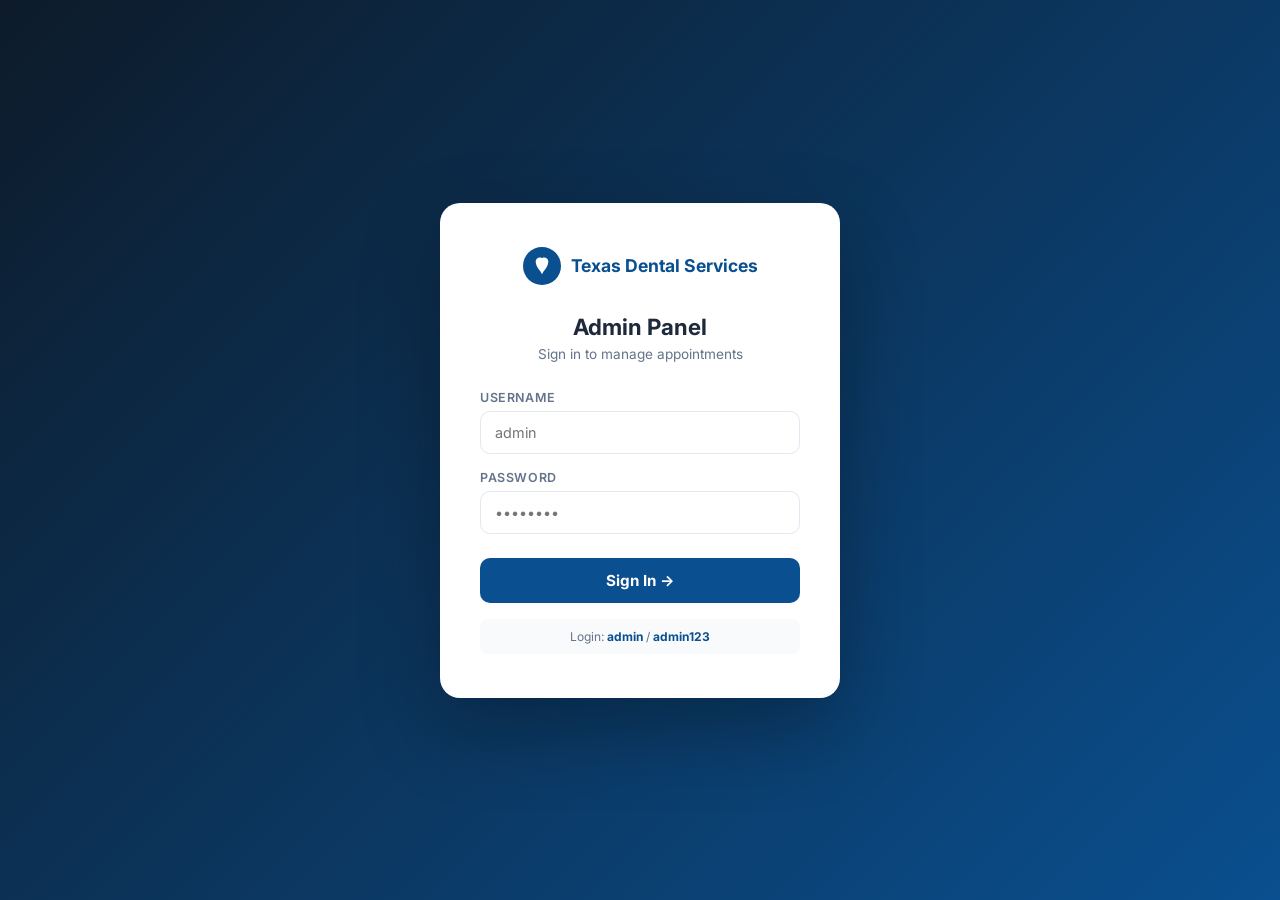
<file: admin.html>
<!DOCTYPE html>
<html lang="en">
<head>
    <meta charset="UTF-8">
    <meta name="viewport" content="width=device-width, initial-scale=1.0">
    <title>Admin Panel — Texas Dental Services</title>
    <meta name="robots" content="noindex, nofollow">
    <link rel="preconnect" href="https://fonts.googleapis.com">
    <link rel="preconnect" href="https://fonts.gstatic.com" crossorigin>
    <link href="https://fonts.googleapis.com/css2?family=Inter:wght@300;400;500;600;700&display=swap" rel="stylesheet">
    <style>
        *, *::before, *::after { box-sizing: border-box; margin: 0; padding: 0; }
        :root {
            --primary: #0a4f8f; --primary-light: #1a6bbf; --accent: #e8b84b;
            --success: #16a34a; --warning: #d97706; --danger: #dc2626;
            --bg: #f0f4f8; --sidebar-bg: #0d1b2a; --card-bg: #ffffff;
            --text: #1e293b; --text-light: #64748b; --border: #e2e8f0;
            --shadow: 0 1px 4px rgba(0,0,0,0.08); --shadow-md: 0 4px 16px rgba(0,0,0,0.1);
            --radius: 12px; --transition: all 0.25s ease;
        }
        body { font-family: 'Inter', sans-serif; background: var(--bg); color: var(--text); min-height: 100vh; }
        .login-overlay { position: fixed; inset: 0; background: linear-gradient(135deg, #0d1b2a 0%, #0a4f8f 100%); display: flex; align-items: center; justify-content: center; z-index: 9999; }
        .login-card { background: white; border-radius: 20px; padding: 44px 40px; width: 100%; max-width: 400px; text-align: center; box-shadow: 0 30px 80px rgba(0,0,0,0.3); }
        .login-logo { display: flex; align-items: center; justify-content: center; gap: 10px; margin-bottom: 28px; }
        .login-logo span { font-size: 1.1rem; font-weight: 700; color: var(--primary); }
        .login-card h2 { font-size: 1.4rem; font-weight: 700; color: var(--text); margin-bottom: 6px; }
        .login-card p { color: var(--text-light); font-size: 0.85rem; margin-bottom: 28px; }
        .login-input-group { margin-bottom: 16px; text-align: left; }
        .login-input-group label { display: block; font-size: 0.78rem; font-weight: 600; color: var(--text-light); margin-bottom: 6px; text-transform: uppercase; letter-spacing: 0.05em; }
        .login-input { width: 100%; padding: 12px 14px; border: 1.5px solid var(--border); border-radius: 10px; font-size: 0.9rem; font-family: inherit; transition: var(--transition); color: var(--text); }
        .login-input:focus { outline: none; border-color: var(--primary); box-shadow: 0 0 0 3px rgba(10,79,143,0.12); }
        .login-btn { width: 100%; padding: 13px; background: var(--primary); color: white; border: none; border-radius: 10px; font-size: 0.95rem; font-weight: 700; cursor: pointer; transition: var(--transition); margin-top: 8px; font-family: inherit; }
        .login-btn:hover { background: var(--primary-light); }
        .login-error { color: var(--danger); font-size: 0.82rem; margin-top: 10px; display: none; }
        .login-hint { font-size: 0.75rem; color: var(--text-light); margin-top: 16px; padding: 10px; background: #f8fafc; border-radius: 8px; }
        .login-hint strong { color: var(--primary); }
        .app { display: flex; min-height: 100vh; }
        .sidebar { width: 250px; background: var(--sidebar-bg); display: flex; flex-direction: column; position: fixed; top: 0; left: 0; bottom: 0; z-index: 100; transform: translateX(-100%); transition: transform 0.3s ease; }
        .sidebar.open { transform: translateX(0); }
        .sidebar-logo { padding: 24px 20px; display: flex; align-items: center; gap: 10px; border-bottom: 1px solid rgba(255,255,255,0.08); color: white; }
        .sidebar-logo span { font-size: 0.95rem; font-weight: 700; line-height: 1.3; }
        .sidebar-logo small { display: block; font-size: 0.72rem; color: rgba(255,255,255,0.45); font-weight: 400; }
        .sidebar-nav { flex: 1; padding: 16px 12px; }
        .sidebar-section-label { font-size: 0.65rem; text-transform: uppercase; letter-spacing: 0.1em; color: rgba(255,255,255,0.35); padding: 12px 8px 6px; font-weight: 600; }
        .sidebar-link { display: flex; align-items: center; gap: 10px; padding: 10px 12px; border-radius: 10px; color: rgba(255,255,255,0.65); font-size: 0.875rem; font-weight: 500; cursor: pointer; transition: var(--transition); border: none; background: none; width: 100%; text-align: left; text-decoration: none; margin-bottom: 2px; }
        .sidebar-link:hover { background: rgba(255,255,255,0.07); color: white; }
        .sidebar-link.active { background: var(--primary); color: white; }
        .sidebar-badge { margin-left: auto; background: var(--accent); color: #1a1a1a; padding: 2px 8px; border-radius: 20px; font-size: 0.7rem; font-weight: 700; min-width: 20px; text-align: center; }
        .sidebar-footer { padding: 16px 12px; border-top: 1px solid rgba(255,255,255,0.08); }
        .sidebar-footer button { display: flex; align-items: center; gap: 8px; width: 100%; padding: 10px 12px; background: none; border: none; border-radius: 10px; color: rgba(255,255,255,0.5); font-size: 0.85rem; cursor: pointer; transition: var(--transition); font-family: inherit; }
        .sidebar-footer button:hover { background: rgba(255,255,255,0.07); color: white; }
        .main { flex: 1; margin-left: 0; transition: margin-left 0.3s ease; min-width: 0; }
        @media (min-width: 768px) { .sidebar { transform: translateX(0); } .main { margin-left: 250px; } }
        .topbar { background: var(--card-bg); border-bottom: 1px solid var(--border); padding: 0 24px; height: 64px; display: flex; align-items: center; justify-content: space-between; position: sticky; top: 0; z-index: 99; }
        .topbar-left { display: flex; align-items: center; gap: 14px; }
        .menu-toggle { background: none; border: none; cursor: pointer; padding: 8px; border-radius: 8px; color: var(--text); display: flex; flex-direction: column; gap: 4px; }
        .menu-toggle span { display: block; width: 18px; height: 2px; background: currentColor; border-radius: 2px; }
        @media (min-width: 768px) { .menu-toggle { display: none; } }
        .page-title { font-size: 1rem; font-weight: 700; color: var(--text); }
        .topbar-right { display: flex; align-items: center; gap: 12px; }
        .topbar-time { font-size: 0.8rem; color: var(--text-light); }
        .topbar-user { display: flex; align-items: center; gap: 8px; padding: 6px 12px; background: var(--bg); border-radius: 40px; font-size: 0.82rem; font-weight: 600; }
        .user-avatar { width: 28px; height: 28px; border-radius: 50%; background: var(--primary); color: white; display: flex; align-items: center; justify-content: center; font-size: 0.7rem; font-weight: 700; }
        .content { padding: 28px 24px; }
        .stats-grid { display: grid; grid-template-columns: repeat(auto-fill, minmax(200px, 1fr)); gap: 16px; margin-bottom: 28px; }
        .stat-card { background: var(--card-bg); border-radius: var(--radius); padding: 22px; border: 1px solid var(--border); display: flex; align-items: flex-start; gap: 14px; }
        .stat-icon { width: 46px; height: 46px; border-radius: 12px; display: flex; align-items: center; justify-content: center; font-size: 1.3rem; flex-shrink: 0; }
        .stat-icon.blue { background: rgba(10,79,143,0.1); } .stat-icon.green { background: rgba(22,163,74,0.1); } .stat-icon.yellow { background: rgba(232,184,75,0.12); } .stat-icon.red { background: rgba(220,38,38,0.1); }
        .stat-label { font-size: 0.75rem; text-transform: uppercase; letter-spacing: 0.07em; color: var(--text-light); font-weight: 600; margin-bottom: 4px; }
        .stat-value { font-size: 1.8rem; font-weight: 700; color: var(--text); line-height: 1; }
        .stat-sub { font-size: 0.75rem; color: var(--text-light); margin-top: 4px; }
        .filters-bar { background: var(--card-bg); border-radius: var(--radius); padding: 16px 20px; border: 1px solid var(--border); display: flex; align-items: center; gap: 12px; flex-wrap: wrap; margin-bottom: 16px; }
        .search-wrap { flex: 1; min-width: 200px; position: relative; }
        .search-wrap input { width: 100%; padding: 9px 12px 9px 36px; border: 1.5px solid var(--border); border-radius: 8px; font-size: 0.875rem; font-family: inherit; color: var(--text); transition: var(--transition); }
        .search-wrap input:focus { outline: none; border-color: var(--primary); box-shadow: 0 0 0 2px rgba(10,79,143,0.1); }
        .search-icon { position: absolute; left: 10px; top: 50%; transform: translateY(-50%); color: var(--text-light); font-size: 0.9rem; }
        .filter-select { padding: 9px 12px; border: 1.5px solid var(--border); border-radius: 8px; font-size: 0.875rem; font-family: inherit; color: var(--text); background: white; cursor: pointer; }
        .filter-select:focus { outline: none; border-color: var(--primary); }
        .btn-clear { padding: 9px 16px; background: var(--bg); border: 1.5px solid var(--border); border-radius: 8px; font-size: 0.82rem; font-weight: 600; cursor: pointer; color: var(--text-light); transition: var(--transition); font-family: inherit; }
        .btn-clear:hover { border-color: var(--primary); color: var(--primary); }
        .btn-export { padding: 9px 16px; background: var(--primary); color: white; border: none; border-radius: 8px; font-size: 0.82rem; font-weight: 600; cursor: pointer; transition: var(--transition); font-family: inherit; }
        .btn-export:hover { background: var(--primary-light); }
        .table-card { background: var(--card-bg); border-radius: var(--radius); border: 1px solid var(--border); overflow: hidden; }
        .table-header { padding: 16px 20px; display: flex; align-items: center; justify-content: space-between; flex-wrap: wrap; gap: 8px; border-bottom: 1px solid var(--border); }
        .table-title { font-size: 0.9rem; font-weight: 700; color: var(--text); }
        .count-badge { background: var(--bg); border: 1px solid var(--border); border-radius: 20px; padding: 2px 10px; font-size: 0.75rem; font-weight: 600; color: var(--text-light); }
        .table-wrap { overflow-x: auto; -webkit-overflow-scrolling: touch; }
        table { width: 100%; border-collapse: collapse; min-width: 700px; }
        thead th { padding: 12px 16px; text-align: left; font-size: 0.72rem; text-transform: uppercase; letter-spacing: 0.07em; color: var(--text-light); font-weight: 700; background: #f8fafc; border-bottom: 1px solid var(--border); }
        tbody tr { border-bottom: 1px solid #f1f5f9; transition: var(--transition); }
        tbody tr:last-child { border-bottom: none; }
        tbody tr:hover { background: #f8fafc; }
        td { padding: 14px 16px; font-size: 0.875rem; color: var(--text); vertical-align: middle; }
        .patient-name { font-weight: 600; color: var(--text); }
        .patient-email { font-size: 0.78rem; color: var(--text-light); margin-top: 2px; }
        .contact-links { display: flex; gap: 8px; flex-wrap: wrap; margin-top: 4px; }
        .contact-link { font-size: 0.78rem; color: var(--primary); text-decoration: none; font-weight: 500; }
        .contact-link:hover { text-decoration: underline; }
        .status { display: inline-flex; align-items: center; gap: 5px; padding: 4px 10px; border-radius: 20px; font-size: 0.72rem; font-weight: 700; text-transform: uppercase; letter-spacing: 0.04em; }
        .status::before { content: ''; width: 6px; height: 6px; border-radius: 50%; background: currentColor; }
        .status-new { background: rgba(10,79,143,0.1); color: var(--primary); }
        .status-contacted { background: rgba(217,119,6,0.1); color: var(--warning); }
        .status-confirmed { background: rgba(22,163,74,0.1); color: var(--success); }
        .status-done { background: rgba(100,116,139,0.1); color: var(--text-light); }
        .actions { display: flex; gap: 6px; }
        .act-btn { padding: 6px 10px; border-radius: 7px; font-size: 0.75rem; font-weight: 600; border: none; cursor: pointer; transition: var(--transition); font-family: inherit; }
        .act-view { background: rgba(10,79,143,0.1); color: var(--primary); }
        .act-view:hover { background: rgba(10,79,143,0.2); }
        .act-del { background: rgba(220,38,38,0.08); color: var(--danger); }
        .act-del:hover { background: rgba(220,38,38,0.16); }
        .empty-state { padding: 60px 20px; text-align: center; }
        .empty-icon { font-size: 3rem; margin-bottom: 16px; }
        .empty-state h3 { font-size: 1.1rem; color: var(--text); margin-bottom: 8px; }
        .empty-state p { color: var(--text-light); font-size: 0.875rem; }
        .modal-overlay { position: fixed; inset: 0; background: rgba(0,0,0,0.5); z-index: 9000; display: flex; align-items: center; justify-content: center; padding: 20px; opacity: 0; pointer-events: none; transition: opacity 0.25s ease; }
        .modal-overlay.show { opacity: 1; pointer-events: all; }
        .modal { background: white; border-radius: 20px; width: 100%; max-width: 580px; max-height: 90vh; overflow-y: auto; transform: scale(0.95); transition: transform 0.25s ease; box-shadow: 0 30px 80px rgba(0,0,0,0.25); }
        .modal-overlay.show .modal { transform: scale(1); }
        .modal-header { padding: 20px 24px; border-bottom: 1px solid var(--border); display: flex; align-items: center; justify-content: space-between; }
        .modal-header h3 { font-size: 1rem; font-weight: 700; }
        .modal-close { background: none; border: none; font-size: 1.3rem; cursor: pointer; color: var(--text-light); width: 32px; height: 32px; border-radius: 50%; display: flex; align-items: center; justify-content: center; transition: var(--transition); }
        .modal-close:hover { background: var(--bg); }
        .modal-body { padding: 24px; }
        .detail-grid { display: grid; grid-template-columns: 1fr 1fr; gap: 16px; margin-bottom: 20px; }
        .detail-item label { display: block; font-size: 0.72rem; text-transform: uppercase; letter-spacing: 0.07em; color: var(--text-light); font-weight: 700; margin-bottom: 4px; }
        .detail-item span { font-size: 0.9rem; color: var(--text); font-weight: 500; }
        .detail-message { background: var(--bg); border-radius: 10px; padding: 14px; font-size: 0.875rem; color: var(--text-light); line-height: 1.6; margin-top: 16px; }
        .modal-footer { padding: 16px 24px; border-top: 1px solid var(--border); display: flex; gap: 10px; flex-wrap: wrap; align-items: center; }
        .status-change { padding: 8px 14px; border-radius: 8px; font-size: 0.8rem; font-weight: 600; border: none; cursor: pointer; transition: var(--transition); font-family: inherit; }
        .toast { position: fixed; bottom: 24px; right: 24px; background: #1e293b; color: white; padding: 12px 18px; border-radius: 10px; font-size: 0.875rem; font-weight: 500; z-index: 99999; display: flex; align-items: center; gap: 8px; transform: translateY(80px); opacity: 0; transition: all 0.35s cubic-bezier(0.4,0,0.2,1); max-width: 320px; }
        .toast.show { transform: translateY(0); opacity: 1; }
        .sidebar-overlay { display: none; position: fixed; inset: 0; background: rgba(0,0,0,0.5); z-index: 99; }
        .sidebar-overlay.show { display: block; }
        @media (min-width: 768px) { .sidebar-overlay { display: none !important; } }
        @media (max-width: 600px) { .content { padding: 20px 16px; } .stats-grid { grid-template-columns: 1fr 1fr; } .detail-grid { grid-template-columns: 1fr; } .login-card { padding: 32px 24px; } }
    </style>
</head>
<body>

<div class="login-overlay" id="loginOverlay">
    <div class="login-card">
        <div class="login-logo">
            <svg width="38" height="38" viewBox="0 0 36 36" fill="none"><circle cx="18" cy="18" r="18" fill="#0a4f8f"/><path d="M12 14C12 11.8 13.6 10 16 10C17.2 10 18 10.6 18 10.6C18 10.6 18.8 10 20 10C22.4 10 24 11.8 24 14C24 17 22 20 20 22.5C19.2 23.5 18.6 24.5 18 26C17.4 24.5 16.8 23.5 16 22.5C14 20 12 17 12 14Z" fill="white"/></svg>
            <span>Texas Dental Services</span>
        </div>
        <h2>Admin Panel</h2>
        <p>Sign in to manage appointments</p>
        <div class="login-input-group">
            <label>Username</label>
            <input type="text" class="login-input" id="loginUser" placeholder="admin" autocomplete="username">
        </div>
        <div class="login-input-group">
            <label>Password</label>
            <input type="password" class="login-input" id="loginPass" placeholder="••••••••" autocomplete="current-password">
        </div>
        <button class="login-btn" id="loginBtn">Sign In &#8594;</button>
        <div class="login-error" id="loginError">&#10060; Incorrect username or password</div>
        <div class="login-hint">Login: <strong>admin</strong> / <strong>admin123</strong></div>
    </div>
</div>

<div class="toast" id="toast"></div>

<div class="modal-overlay" id="modalOverlay">
    <div class="modal">
        <div class="modal-header">
            <h3 id="modalTitle">Appointment Details</h3>
            <button class="modal-close" onclick="closeModal()">&#215;</button>
        </div>
        <div class="modal-body" id="modalBody"></div>
        <div class="modal-footer" id="modalFooter"></div>
    </div>
</div>

<div class="sidebar-overlay" id="sidebarOverlay" onclick="closeSidebar()"></div>

<div class="app" id="appShell" style="display:none">
    <aside class="sidebar" id="sidebar">
        <div class="sidebar-logo">
            <svg width="28" height="28" viewBox="0 0 36 36" fill="none"><circle cx="18" cy="18" r="18" fill="#1a6bbf"/><path d="M12 14C12 11.8 13.6 10 16 10C17.2 10 18 10.6 18 10.6C18 10.6 18.8 10 20 10C22.4 10 24 11.8 24 14C24 17 22 20 20 22.5C19.2 23.5 18.6 24.5 18 26C17.4 24.5 16.8 23.5 16 22.5C14 20 12 17 12 14Z" fill="white"/></svg>
            <div><span>TDS Admin</span><small>Texas Dental Services</small></div>
        </div>
        <nav class="sidebar-nav">
            <div class="sidebar-section-label">Main</div>
            <button class="sidebar-link active" onclick="setTab('messages',this)">
                <span>&#128236;</span> Messages <span class="sidebar-badge" id="sidebarUnread">0</span>
            </button>
            <div class="sidebar-section-label" style="margin-top:12px">Website</div>
            <a href="index.html" class="sidebar-link" target="_blank"><span>&#127758;</span> View Website</a>
            <a href="contact.html" class="sidebar-link" target="_blank"><span>&#128203;</span> Contact Page</a>
        </nav>
        <div class="sidebar-footer">
            <button onclick="logout()">&#128682; Sign Out</button>
        </div>
    </aside>

    <div class="main">
        <div class="topbar">
            <div class="topbar-left">
                <button class="menu-toggle" onclick="toggleSidebar()" aria-label="Toggle menu">
                    <span></span><span></span><span></span>
                </button>
                <div class="page-title">&#128236; Messages &amp; Appointments</div>
            </div>
            <div class="topbar-right">
                <div class="topbar-time" id="clock"></div>
                <div class="topbar-user"><div class="user-avatar">A</div> Admin</div>
            </div>
        </div>

        <div class="content">
            <div class="stats-grid">
                <div class="stat-card"><div class="stat-icon blue">&#128236;</div><div><div class="stat-label">Total Messages</div><div class="stat-value" id="statTotal">0</div><div class="stat-sub">All time</div></div></div>
                <div class="stat-card"><div class="stat-icon yellow">&#128338;</div><div><div class="stat-label">New / Unread</div><div class="stat-value" id="statNew">0</div><div class="stat-sub">Needs attention</div></div></div>
                <div class="stat-card"><div class="stat-icon green">&#10003;</div><div><div class="stat-label">Confirmed</div><div class="stat-value" id="statConfirmed">0</div><div class="stat-sub">Appointments set</div></div></div>
                <div class="stat-card"><div class="stat-icon red">&#128222;</div><div><div class="stat-label">Contacted</div><div class="stat-value" id="statContacted">0</div><div class="stat-sub">Follow-up done</div></div></div>
            </div>

            <div class="filters-bar">
                <div class="search-wrap">
                    <span class="search-icon">&#128269;</span>
                    <input type="text" id="searchInput" placeholder="Search by name, email, service..." oninput="renderTable()">
                </div>
                <select class="filter-select" id="statusFilter" onchange="renderTable()">
                    <option value="">All Status</option>
                    <option value="new">New</option>
                    <option value="contacted">Contacted</option>
                    <option value="confirmed">Confirmed</option>
                    <option value="done">Done</option>
                </select>
                <select class="filter-select" id="sortFilter" onchange="renderTable()">
                    <option value="newest">Newest First</option>
                    <option value="oldest">Oldest First</option>
                </select>
                <button class="btn-clear" onclick="clearFilters()">Clear</button>
                <button class="btn-export" onclick="exportCSV()">&#8595; Export CSV</button>
            </div>

            <div class="table-card">
                <div class="table-header">
                    <div class="table-title">Appointment Requests</div>
                    <div class="count-badge" id="countBadge">0 results</div>
                </div>
                <div class="table-wrap">
                    <table>
                        <thead><tr><th>Patient</th><th>Service</th><th>Preferred Date</th><th>Received</th><th>Status</th><th>Actions</th></tr></thead>
                        <tbody id="tableBody"></tbody>
                    </table>
                </div>
                <div class="empty-state" id="emptyState" style="display:none">
                    <div class="empty-icon">&#128269;</div>
                    <h3>No messages yet</h3>
                    <p>Appointment requests from your website will appear here automatically.</p>
                </div>
            </div>
        </div>
    </div>
</div>

<script>
const ADMIN_USER='admin',ADMIN_PASS='admin123';
function checkAuth(){return sessionStorage.getItem('tds_admin_auth')==='true';}
document.getElementById('loginBtn').addEventListener('click',doLogin);
document.addEventListener('keydown',e=>{if(e.key==='Enter')doLogin();});
function doLogin(){
    const u=document.getElementById('loginUser').value.trim();
    const p=document.getElementById('loginPass').value;
    if(u===ADMIN_USER&&p===ADMIN_PASS){
        sessionStorage.setItem('tds_admin_auth','true');
        document.getElementById('loginOverlay').style.display='none';
        document.getElementById('appShell').style.display='flex';
        init();
    }else{
        document.getElementById('loginError').style.display='block';
        document.getElementById('loginPass').value='';
    }
}
function logout(){sessionStorage.removeItem('tds_admin_auth');location.reload();}
function toggleSidebar(){
    document.getElementById('sidebar').classList.toggle('open');
    document.getElementById('sidebarOverlay').classList.toggle('show');
}
function closeSidebar(){
    document.getElementById('sidebar').classList.remove('open');
    document.getElementById('sidebarOverlay').classList.remove('show');
}
function getMessages(){try{return JSON.parse(localStorage.getItem('tds_messages')||'[]');}catch{return[];}}
function saveMessages(m){localStorage.setItem('tds_messages',JSON.stringify(m));}
function init(){
    updateClock();setInterval(updateClock,1000);
    renderTable();updateStats();
    setInterval(()=>{renderTable();updateStats();},15000);
    setTimeout(()=>{lastMessageCount=getMessages().length;},1000);
    setInterval(checkForNewMessages,5000);
}
if(checkAuth()){document.getElementById('loginOverlay').style.display='none';document.getElementById('appShell').style.display='flex';init();}
function updateClock(){document.getElementById('clock').textContent=new Date().toLocaleTimeString('en-US',{hour:'2-digit',minute:'2-digit',hour12:true});}
function updateStats(){
    const msgs=getMessages();
    const newC=msgs.filter(m=>m.status==='new').length;
    document.getElementById('statTotal').textContent=msgs.length;
    document.getElementById('statNew').textContent=newC;
    document.getElementById('statConfirmed').textContent=msgs.filter(m=>m.status==='confirmed').length;
    document.getElementById('statContacted').textContent=msgs.filter(m=>m.status==='contacted').length;
    document.getElementById('sidebarUnread').textContent=newC;
    document.title=newC>0?'('+newC+') Admin - TDS':'Admin - TDS';
}
function renderTable(){
    const msgs=getMessages();
    const q=document.getElementById('searchInput').value.toLowerCase();
    const sf=document.getElementById('statusFilter').value;
    const sort=document.getElementById('sortFilter').value;
    let list=msgs.filter(m=>{
        const name=(m.firstName+' '+m.lastName).toLowerCase();
        const ok=!q||name.includes(q)||(m.email||'').toLowerCase().includes(q)||(m.service||'').toLowerCase().includes(q)||(m.phone||'').includes(q);
        return ok&&(!sf||m.status===sf);
    });
    if(sort==='oldest')list.sort((a,b)=>a.id-b.id);else list.sort((a,b)=>b.id-a.id);
    document.getElementById('countBadge').textContent=list.length+' result'+(list.length!==1?'s':'');
    const tbody=document.getElementById('tableBody');
    if(!list.length){tbody.innerHTML='';document.getElementById('emptyState').style.display='block';return;}
    document.getElementById('emptyState').style.display='none';
    tbody.innerHTML=list.map(m=>`<tr>
        <td><div class="patient-name">${x(m.firstName)} ${x(m.lastName)}</div><div class="patient-email">${x(m.email)}</div><div class="contact-links"><a href="tel:${x(m.phone)}" class="contact-link">&#128222; ${x(m.phone)}</a><a href="mailto:${x(m.email)}" class="contact-link">&#9993; Email</a></div></td>
        <td>${x(m.service||'General')}</td>
        <td>${m.prefDate&&m.prefDate!=='Flexible'?fdate(m.prefDate):'Flexible'}<br><small style="color:var(--text-light)">${x(m.prefTime||'Flexible')}</small></td>
        <td style="white-space:nowrap;color:var(--text-light);font-size:0.8rem">${x(m.submittedAt)}</td>
        <td><span class="status status-${m.status}">${m.status}</span></td>
        <td><div class="actions"><button class="act-btn act-view" onclick="viewDetail(${m.id})">&#128065; View</button><button class="act-btn act-del" onclick="deleteMsg(${m.id})">&#128465;</button></div></td>
    </tr>`).join('');
}
function x(s){return String(s||'').replace(/&/g,'&amp;').replace(/</g,'&lt;').replace(/>/g,'&gt;').replace(/"/g,'&quot;');}
function fdate(d){try{return new Date(d).toLocaleDateString('en-US',{month:'short',day:'numeric',year:'numeric'});}catch{return d;}}
function viewDetail(id){
    const msgs=getMessages();const m=msgs.find(i=>i.id===id);if(!m)return;
    if(m.status==='new'){m.status='contacted';saveMessages(msgs);renderTable();updateStats();}
    document.getElementById('modalBody').innerHTML=`<div class="detail-grid">
        <div class="detail-item"><label>First Name</label><span>${x(m.firstName)}</span></div>
        <div class="detail-item"><label>Last Name</label><span>${x(m.lastName)}</span></div>
        <div class="detail-item"><label>Email</label><span><a href="mailto:${x(m.email)}" style="color:var(--primary)">${x(m.email)}</a></span></div>
        <div class="detail-item"><label>Phone</label><span><a href="tel:${x(m.phone)}" style="color:var(--primary)">${x(m.phone)}</a></span></div>
        <div class="detail-item"><label>Service</label><span>${x(m.service||'Not specified')}</span></div>
        <div class="detail-item"><label>Status</label><span class="status status-${m.status}">${m.status}</span></div>
        <div class="detail-item"><label>Preferred Date</label><span>${m.prefDate&&m.prefDate!=='Flexible'?fdate(m.prefDate):'Flexible'}</span></div>
        <div class="detail-item"><label>Preferred Time</label><span>${x(m.prefTime||'Flexible')}</span></div>
        <div class="detail-item"><label>Received</label><span>${x(m.submittedAt)}</span></div>
    </div><div class="detail-message"><strong style="font-size:0.75rem;text-transform:uppercase;letter-spacing:0.07em;color:var(--text-light)">Patient Notes</strong><br><br>${x(m.message||'No additional notes')}</div>`;
    document.getElementById('modalFooter').innerHTML=`
        <button class="status-change" style="background:rgba(10,79,143,0.1);color:var(--primary)" onclick="changeStatus(${id},'new')">Mark New</button>
        <button class="status-change" style="background:rgba(217,119,6,0.1);color:var(--warning)" onclick="changeStatus(${id},'contacted')">Contacted</button>
        <button class="status-change" style="background:rgba(22,163,74,0.1);color:var(--success)" onclick="changeStatus(${id},'confirmed')">&#10003; Confirm</button>
        <button class="status-change" style="background:rgba(100,116,139,0.1);color:var(--text-light)" onclick="changeStatus(${id},'done')">Done</button>
        <a href="mailto:${x(m.email)}?subject=Your Appointment at Texas Dental Services&body=Dear ${x(m.firstName)}," style="margin-left:auto;display:inline-block;padding:8px 14px;background:var(--primary);color:white;border-radius:8px;font-size:0.8rem;font-weight:600;text-decoration:none">&#9993; Reply by Email</a>`;
    document.getElementById('modalTitle').textContent=m.firstName+' '+m.lastName+' - '+(m.service||'Appointment');
    document.getElementById('modalOverlay').classList.add('show');
}
function closeModal(){document.getElementById('modalOverlay').classList.remove('show');}
document.getElementById('modalOverlay').addEventListener('click',e=>{if(e.target.id==='modalOverlay')closeModal();});
function changeStatus(id,status){
    const msgs=getMessages();const m=msgs.find(i=>i.id===id);
    if(m){m.status=status;saveMessages(msgs);renderTable();updateStats();closeModal();showToast('Status updated to '+status);}
}
function deleteMsg(id){
    if(confirm('Delete this message?')){
        saveMessages(getMessages().filter(m=>m.id!==id));
        renderTable();updateStats();showToast('Message deleted');
    }
}
function clearFilters(){
    document.getElementById('searchInput').value='';
    document.getElementById('statusFilter').value='';
    document.getElementById('sortFilter').value='newest';
    renderTable();
}
function exportCSV(){
    const msgs=getMessages();
    if(!msgs.length){showToast('No data to export');return;}
    const headers=['Name','Email','Phone','Service','Preferred Date','Preferred Time','Status','Submitted At','Message'];
    const csv=[headers.join(','),...msgs.map(m=>[
        '"'+m.firstName+' '+m.lastName+'"','"'+m.email+'"','"'+m.phone+'"','"'+m.service+'"',
        '"'+m.prefDate+'"','"'+m.prefTime+'"','"'+m.status+'"','"'+m.submittedAt+'"',
        '"'+(m.message||'').replace(/"/g,'""')+'"'
    ].join(','))].join('\n');
    const blob=new Blob([csv],{type:'text/csv'});
    const url=URL.createObjectURL(blob);
    const a=document.createElement('a');a.href=url;a.download='tds-appointments-'+new Date().toISOString().split('T')[0]+'.csv';a.click();URL.revokeObjectURL(url);
    showToast('CSV exported successfully');
}
let lastMessageCount=0;
function checkForNewMessages(){
    const c=getMessages().length;
    if(lastMessageCount>0&&c>lastMessageCount)showToast((c-lastMessageCount)+' new appointment request(s) received!');
    lastMessageCount=c;
}
function showToast(msg){
    const t=document.getElementById('toast');t.textContent=msg;
    t.classList.add('show');setTimeout(()=>t.classList.remove('show'),3500);
}
function setTab(tab,btn){
    document.querySelectorAll('.sidebar-link').forEach(l=>l.classList.remove('active'));
    btn.classList.add('active');
}
</script>
</body>
</html>
</file>
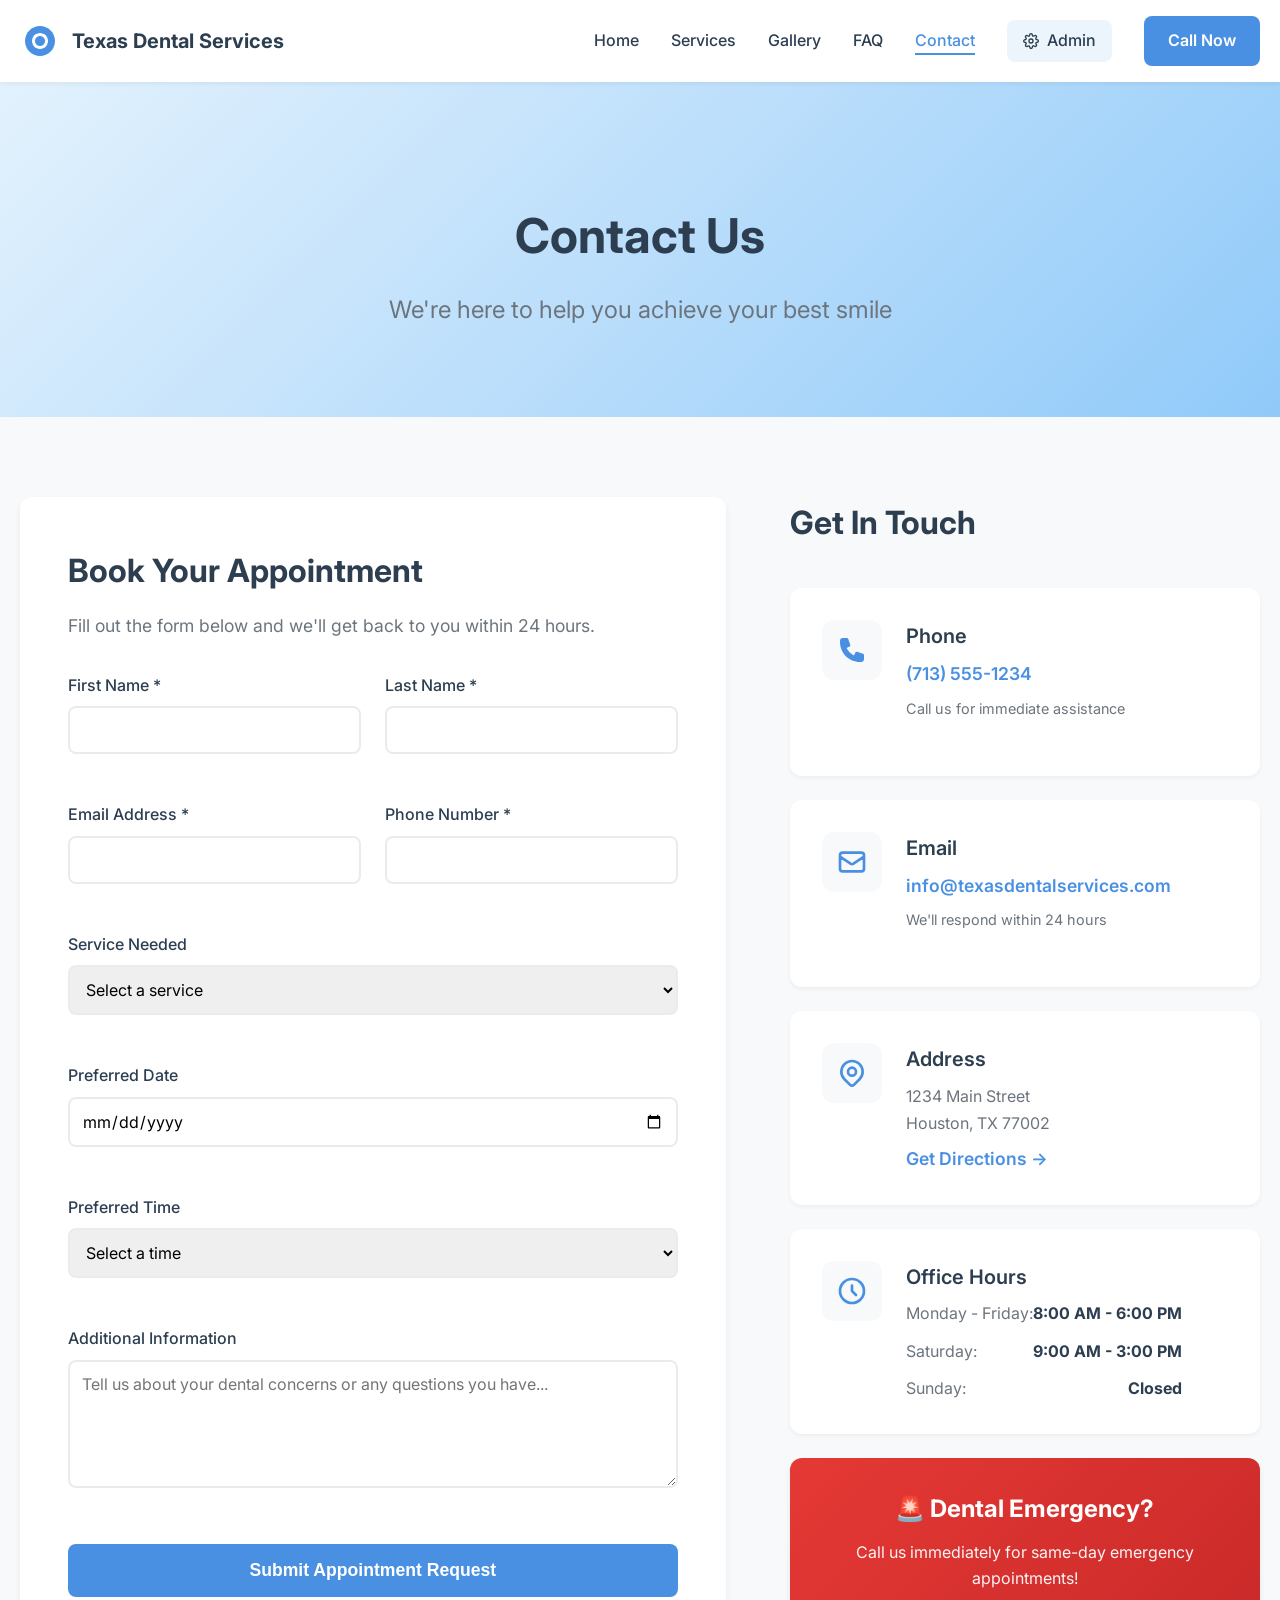
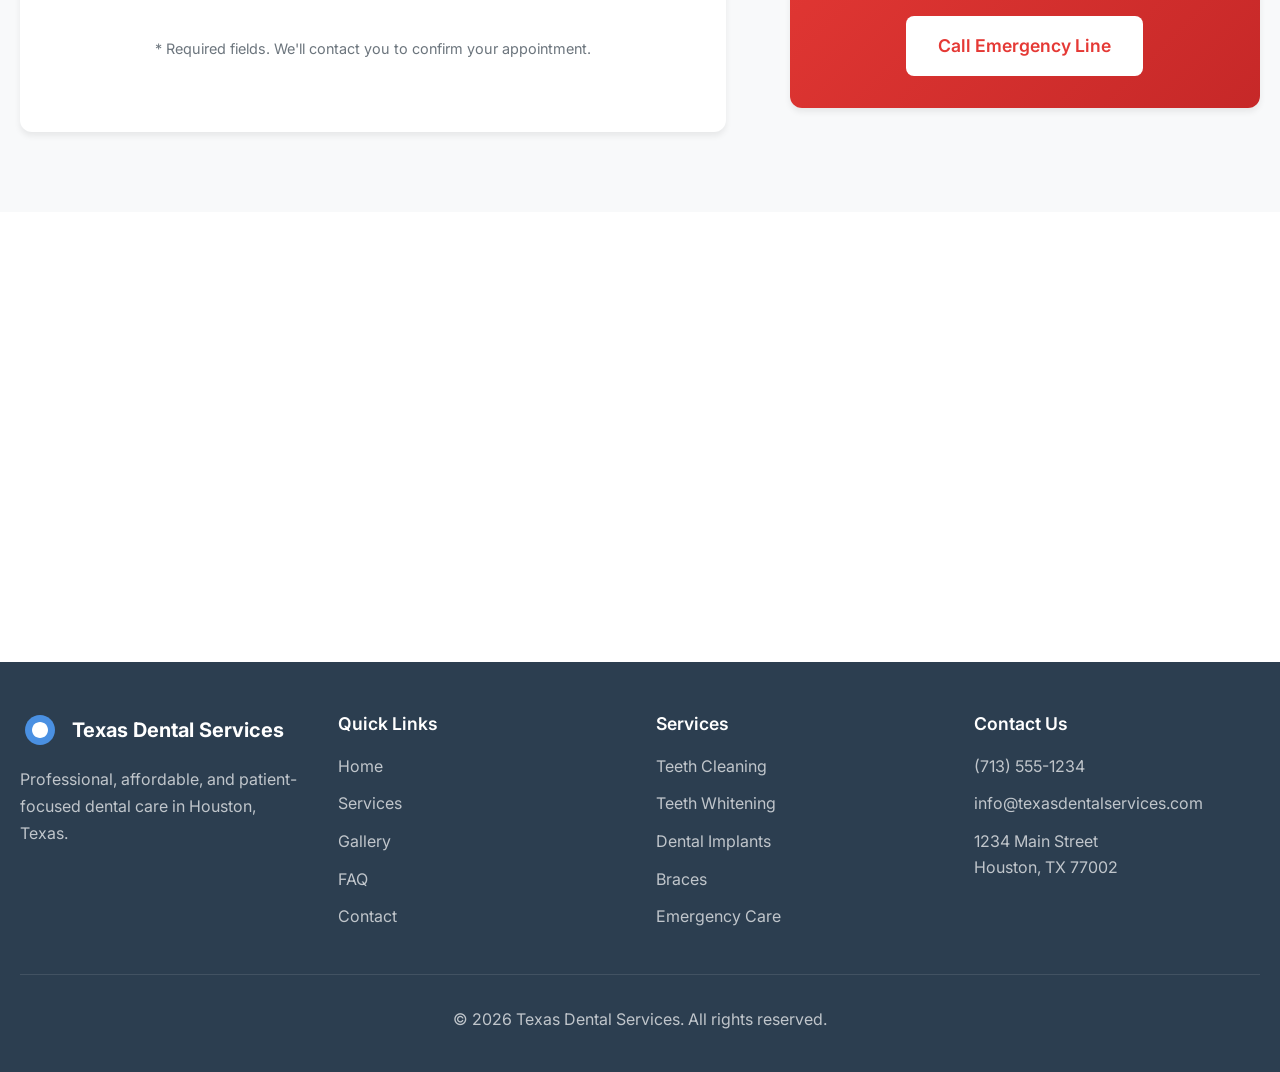
<file: contact.html>
<!DOCTYPE html>
<html lang="en">
<head>
    <meta charset="UTF-8">
    <meta name="viewport" content="width=device-width, initial-scale=1.0, viewport-fit=cover">
    <meta name="description" content="Contact Texas Dental Services in Houston. Book your appointment today! Call (713) 555-1234 or visit us at 1234 Main Street.">
    <meta name="keywords" content="contact dentist Houston, book dental appointment, Texas Dental Services contact, Houston dental clinic">
    <title>Contact Us - Texas Dental Services | Book Your Appointment</title>
    <meta property="og:title" content="Contact Texas Dental Services | Book Appointment in Houston">
    <meta property="og:description" content="Book your dental appointment online or call (713) 555-1234. Texas Dental Services serves Houston, TX with expert dental care.">
    <meta property="og:type" content="website">
    <meta property="og:url" content="https://www.texasdentalservices.com/contact/">
    <meta name="twitter:card" content="summary_large_image">
    <meta name="twitter:title" content="Contact Texas Dental Services | Book Appointment in Houston">
    <meta name="twitter:description" content="Book your dental appointment online or call (713) 555-1234. Texas Dental Services serves Houston, TX with expert dental care.">
    <link rel="stylesheet" href="styles.css">
    <link rel="stylesheet" href="mobile.css">
    <link rel="preconnect" href="https://fonts.googleapis.com">
    <link rel="preconnect" href="https://fonts.gstatic.com" crossorigin>
    <link href="https://fonts.googleapis.com/css2?family=Inter:wght@300;400;500;600;700&display=swap" rel="stylesheet">
    <script type="application/ld+json">{"@context":"https://schema.org","@type":"ContactPage","name":"Contact Texas Dental Services","url":"https://www.texasdentalservices.com/contact/"}</script>
</head>
<body>
    <!-- Navigation -->
    <nav class="navbar" id="navbar">
        <div class="container">
            <div class="nav-wrapper">
                <div class="logo">
                    <svg width="40" height="40" viewBox="0 0 40 40" fill="none" xmlns="http://www.w3.org/2000/svg">
                        <path d="M20 5C11.716 5 5 11.716 5 20C5 28.284 11.716 35 20 35C28.284 35 35 28.284 35 20C35 11.716 28.284 5 20 5Z" fill="#4A90E2"/>
                        <path d="M20 12C15.582 12 12 15.582 12 20C12 24.418 15.582 28 20 28C24.418 28 28 24.418 28 20C28 15.582 24.418 12 20 12Z" fill="white"/>
                        <path d="M20 15C17.239 15 15 17.239 15 20C15 22.761 17.239 25 20 25C22.761 25 25 22.761 25 20C25 17.239 22.761 15 20 15Z" fill="#4A90E2"/>
                    </svg>
                    <span>Texas Dental Services</span>
                </div>
                <button class="mobile-menu-btn" id="mobileMenuBtn" aria-label="Toggle menu">
                    <span></span>
                    <span></span>
                    <span></span>
                </button>
                <ul class="nav-menu" id="navMenu">
                    <li><a href="index.html" class="nav-link">Home</a></li>
                    <li><a href="services.html" class="nav-link">Services</a></li>
                    <li><a href="gallery.html" class="nav-link">Gallery</a></li>
                    <li><a href="faq.html" class="nav-link">FAQ</a></li>
                    <li><a href="contact.html" class="nav-link active">Contact</a></li>
                    <li><a href="admin.html" class="nav-link admin-link" title="Admin Panel">
                        <svg width="16" height="16" viewBox="0 0 24 24" fill="none" xmlns="http://www.w3.org/2000/svg">
                            <path d="M12 15C13.6569 15 15 13.6569 15 12C15 10.3431 13.6569 9 12 9C10.3431 9 9 10.3431 9 12C9 13.6569 10.3431 15 12 15Z" stroke="currentColor" stroke-width="2"/>
                            <path d="M19.4 15C19.2669 15.3016 19.2272 15.6362 19.286 15.9606C19.3448 16.285 19.4995 16.5843 19.73 16.82L19.79 16.88C19.976 17.0657 20.1235 17.2863 20.2241 17.5291C20.3248 17.7719 20.3766 18.0322 20.3766 18.295C20.3766 18.5578 20.3248 18.8181 20.2241 19.0609C20.1235 19.3037 19.976 19.5243 19.79 19.71C19.6043 19.896 19.3837 20.0435 19.1409 20.1441C18.8981 20.2448 18.6378 20.2966 18.375 20.2966C18.1122 20.2966 17.8519 20.2448 17.6091 20.1441C17.3663 20.0435 17.1457 19.896 16.96 19.71L16.9 19.65C16.6643 19.4195 16.365 19.2648 16.0406 19.206C15.7162 19.1472 15.3816 19.1869 15.08 19.32C14.7842 19.4468 14.532 19.6572 14.3543 19.9255C14.1766 20.1938 14.0813 20.5082 14.08 20.83V21C14.08 21.5304 13.8693 22.0391 13.4942 22.4142C13.1191 22.7893 12.6104 23 12.08 23C11.5496 23 11.0409 22.7893 10.6658 22.4142C10.2907 22.0391 10.08 21.5304 10.08 21V20.91C10.0723 20.579 9.96512 20.2579 9.77251 19.9887C9.5799 19.7194 9.31074 19.5143 9 19.4C8.69838 19.2669 8.36381 19.2272 8.03941 19.286C7.71502 19.3448 7.41568 19.4995 7.18 19.73L7.12 19.79C6.93425 19.976 6.71368 20.1235 6.47088 20.2241C6.22808 20.3248 5.96783 20.3766 5.705 20.3766C5.44217 20.3766 5.18192 20.3248 4.93912 20.2241C4.69632 20.1235 4.47575 19.976 4.29 19.79C4.10405 19.6043 3.95653 19.3837 3.85588 19.1409C3.75523 18.8981 3.70343 18.6378 3.70343 18.375C3.70343 18.1122 3.75523 17.8519 3.85588 17.6091C3.95653 17.3663 4.10405 17.1457 4.29 16.96L4.35 16.9C4.58054 16.6643 4.73519 16.365 4.794 16.0406C4.85282 15.7162 4.81312 15.3816 4.68 15.08C4.55324 14.7842 4.34276 14.532 4.07447 14.3543C3.80618 14.1766 3.49179 14.0813 3.17 14.08H3C2.46957 14.08 1.96086 13.8693 1.58579 13.4942C1.21071 13.1191 1 12.6104 1 12.08C1 11.5496 1.21071 11.0409 1.58579 10.6658C1.96086 10.2907 2.46957 10.08 3 10.08H3.09C3.42099 10.0723 3.742 9.96512 4.01127 9.77251C4.28054 9.5799 4.48571 9.31074 4.6 9C4.73312 8.69838 4.77282 8.36381 4.714 8.03941C4.65519 7.71502 4.50054 7.41568 4.27 7.18L4.21 7.12C4.02405 6.93425 3.87653 6.71368 3.77588 6.47088C3.67523 6.22808 3.62343 5.96783 3.62343 5.705C3.62343 5.44217 3.67523 5.18192 3.77588 4.93912C3.87653 4.69632 4.02405 4.47575 4.21 4.29C4.39575 4.10405 4.61632 3.95653 4.85912 3.85588C5.10192 3.75523 5.36217 3.70343 5.625 3.70343C5.88783 3.70343 6.14808 3.75523 6.39088 3.85588C6.63368 3.95653 6.85425 4.10405 7.04 4.29L7.1 4.35C7.33568 4.58054 7.63502 4.73519 7.95941 4.794C8.28381 4.85282 8.61838 4.81312 8.92 4.68H9C9.29577 4.55324 9.54802 4.34276 9.72569 4.07447C9.90337 3.80618 9.99872 3.49179 10 3.17V3C10 2.46957 10.2107 1.96086 10.5858 1.58579C10.9609 1.21071 11.4696 1 12 1C12.5304 1 13.0391 1.21071 13.4142 1.58579C13.7893 1.96086 14 2.46957 14 3V3.09C14.0013 3.41179 14.0966 3.72618 14.2743 3.99447C14.452 4.26276 14.7042 4.47324 15 4.6C15.3016 4.73312 15.6362 4.77282 15.9606 4.714C16.285 4.65519 16.5843 4.50054 16.82 4.27L16.88 4.21C17.0657 4.02405 17.2863 3.87653 17.5291 3.77588C17.7719 3.67523 18.0322 3.62343 18.295 3.62343C18.5578 3.62343 18.8181 3.67523 19.0609 3.77588C19.3037 3.87653 19.5243 4.02405 19.71 4.21C19.896 4.39575 20.0435 4.61632 20.1441 4.85912C20.2448 5.10192 20.2966 5.36217 20.2966 5.625C20.2966 5.88783 20.2448 6.14808 20.1441 6.39088C20.0435 6.63368 19.896 6.85425 19.71 7.04L19.65 7.1C19.4195 7.33568 19.2648 7.63502 19.206 7.95941C19.1472 8.28381 19.1869 8.61838 19.32 8.92V9C19.4468 9.29577 19.6572 9.54802 19.9255 9.72569C20.1938 9.90337 20.5082 9.99872 20.83 10H21C21.5304 10 22.0391 10.2107 22.4142 10.5858C22.7893 10.9609 23 11.4696 23 12C23 12.5304 22.7893 13.0391 22.4142 13.4142C22.0391 13.7893 21.5304 14 21 14H20.91C20.5882 14.0013 20.2738 14.0966 20.0055 14.2743C19.7372 14.452 19.5268 14.7042 19.4 15Z" stroke="currentColor" stroke-width="2"/>
                        </svg>
                        Admin
                    </a></li>
                    <li><a href="tel:+17135551234" class="btn btn-primary">Call Now</a></li>
                </ul>
            </div>
        </div>
    </nav>

    <!-- Page Header -->
    <section class="page-header">
        <div class="container">
            <h1 class="page-title">Contact Us</h1>
            <p class="page-subtitle">We're here to help you achieve your best smile</p>
        </div>
    </section>

    <!-- Contact Page Content -->
    <section class="contact-page">
        <div class="container">
            <div class="contact-page-wrapper">
                <!-- Contact Form -->
                <div class="contact-form-section">
                    <h2 class="section-title-small">Book Your Appointment</h2>
                    <p class="section-description">Fill out the form below and we'll get back to you within 24 hours.</p>
                    
                    <form class="contact-form-full" id="contactForm">
                        <div class="form-row">
                            <div class="form-group">
                                <label for="firstName">First Name *</label>
                                <input type="text" id="firstName" name="firstName" required>
                            </div>
                            <div class="form-group">
                                <label for="lastName">Last Name *</label>
                                <input type="text" id="lastName" name="lastName" required>
                            </div>
                        </div>

                        <div class="form-row">
                            <div class="form-group">
                                <label for="email">Email Address *</label>
                                <input type="email" id="email" name="email" required>
                            </div>
                            <div class="form-group">
                                <label for="phone">Phone Number *</label>
                                <input type="tel" id="phone" name="phone" required>
                            </div>
                        </div>

                        <div class="form-group">
                            <label for="service">Service Needed</label>
                            <select id="service" name="service">
                                <option value="">Select a service</option>
                                <option value="cleaning">Teeth Cleaning</option>
                                <option value="whitening">Teeth Whitening</option>
                                <option value="implants">Dental Implants</option>
                                <option value="braces">Braces & Orthodontics</option>
                                <option value="emergency">Emergency Care</option>
                                <option value="consultation">General Consultation</option>
                                <option value="other">Other</option>
                            </select>
                        </div>

                        <div class="form-group">
                            <label for="preferredDate">Preferred Date</label>
                            <input type="date" id="preferredDate" name="preferredDate">
                        </div>

                        <div class="form-group">
                            <label for="preferredTime">Preferred Time</label>
                            <select id="preferredTime" name="preferredTime">
                                <option value="">Select a time</option>
                                <option value="morning">Morning (8:00 AM - 12:00 PM)</option>
                                <option value="afternoon">Afternoon (12:00 PM - 4:00 PM)</option>
                                <option value="evening">Evening (4:00 PM - 6:00 PM)</option>
                            </select>
                        </div>

                        <div class="form-group">
                            <label for="message">Additional Information</label>
                            <textarea id="message" name="message" rows="5" placeholder="Tell us about your dental concerns or any questions you have..."></textarea>
                        </div>

                        <div class="form-success-message" role="status" aria-live="polite"></div>
                        <button type="submit" class="btn btn-primary btn-lg btn-block">Submit Appointment Request</button>
                        
                        <p class="form-note">* Required fields. We'll contact you to confirm your appointment.</p>
                    </form>
                </div>

                <!-- Contact Information -->
                <div class="contact-info-section">
                    <h2 class="section-title-small">Get In Touch</h2>
                    
                    <div class="contact-info-card">
                        <div class="contact-info-icon">
                            <svg width="32" height="32" viewBox="0 0 24 24" fill="none" xmlns="http://www.w3.org/2000/svg">
                                <path d="M3 5C3 3.89543 3.89543 3 5 3H8.27924C8.70967 3 9.09181 3.27543 9.22792 3.68377L10.7257 8.17721C10.8831 8.64932 10.6694 9.16531 10.2243 9.38787L7.96701 10.5165C9.06925 12.9612 11.0388 14.9308 13.4835 16.033L14.6121 13.7757C14.8347 13.3306 15.3507 13.1169 15.8228 13.2743L20.3162 14.7721C20.7246 14.9082 21 15.2903 21 15.7208V19C21 20.1046 20.1046 21 19 21H18C9.71573 21 3 14.2843 3 6V5Z" fill="#4A90E2"/>
                            </svg>
                        </div>
                        <div class="contact-info-content">
                            <h3>Phone</h3>
                            <a href="tel:+17135551234" class="contact-link">(713) 555-1234</a>
                            <p class="contact-info-note">Call us for immediate assistance</p>
                        </div>
                    </div>

                    <div class="contact-info-card">
                        <div class="contact-info-icon">
                            <svg width="32" height="32" viewBox="0 0 24 24" fill="none" xmlns="http://www.w3.org/2000/svg">
                                <path d="M3 8L10.89 13.26C11.5417 13.6728 12.4583 13.6728 13.11 13.26L21 8M5 19H19C20.1046 19 21 18.1046 21 17V7C21 5.89543 20.1046 5 19 5H5C3.89543 5 3 5.89543 3 7V17C3 18.1046 3.89543 19 5 19Z" stroke="#4A90E2" stroke-width="2" stroke-linecap="round" stroke-linejoin="round"/>
                            </svg>
                        </div>
                        <div class="contact-info-content">
                            <h3>Email</h3>
                            <a href="mailto:info@texasdentalservices.com" class="contact-link">info@texasdentalservices.com</a>
                            <p class="contact-info-note">We'll respond within 24 hours</p>
                        </div>
                    </div>

                    <div class="contact-info-card">
                        <div class="contact-info-icon">
                            <svg width="32" height="32" viewBox="0 0 24 24" fill="none" xmlns="http://www.w3.org/2000/svg">
                                <path d="M17.657 16.657L13.414 20.9C12.6331 21.6809 11.3668 21.6809 10.586 20.9L6.343 16.657C3.21895 13.5329 3.21895 8.46707 6.343 5.34302C9.46705 2.21897 14.5329 2.21897 17.657 5.34302C20.781 8.46707 20.781 13.5329 17.657 16.657Z" stroke="#4A90E2" stroke-width="2" stroke-linecap="round" stroke-linejoin="round"/>
                                <path d="M15 11C15 12.6569 13.6569 14 12 14C10.3431 14 9 12.6569 9 11C9 9.34315 10.3431 8 12 8C13.6569 8 15 9.34315 15 11Z" stroke="#4A90E2" stroke-width="2" stroke-linecap="round" stroke-linejoin="round"/>
                            </svg>
                        </div>
                        <div class="contact-info-content">
                            <h3>Address</h3>
                            <p class="contact-address">1234 Main Street<br>Houston, TX 77002</p>
                            <a href="https://maps.google.com" target="_blank" class="contact-link">Get Directions →</a>
                        </div>
                    </div>

                    <div class="contact-info-card">
                        <div class="contact-info-icon">
                            <svg width="32" height="32" viewBox="0 0 24 24" fill="none" xmlns="http://www.w3.org/2000/svg">
                                <path d="M12 8V12L15 15M21 12C21 16.9706 16.9706 21 12 21C7.02944 21 3 16.9706 3 12C3 7.02944 7.02944 3 12 3C16.9706 3 21 7.02944 21 12Z" stroke="#4A90E2" stroke-width="2" stroke-linecap="round" stroke-linejoin="round"/>
                            </svg>
                        </div>
                        <div class="contact-info-content">
                            <h3>Office Hours</h3>
                            <div class="hours-list">
                                <div class="hours-item">
                                    <span>Monday - Friday:</span>
                                    <strong>8:00 AM - 6:00 PM</strong>
                                </div>
                                <div class="hours-item">
                                    <span>Saturday:</span>
                                    <strong>9:00 AM - 3:00 PM</strong>
                                </div>
                                <div class="hours-item">
                                    <span>Sunday:</span>
                                    <strong>Closed</strong>
                                </div>
                            </div>
                        </div>
                    </div>

                    <div class="emergency-notice">
                        <h3>🚨 Dental Emergency?</h3>
                        <p>Call us immediately for same-day emergency appointments!</p>
                        <a href="tel:+17135551234" class="btn btn-primary btn-lg">Call Emergency Line</a>
                    </div>
                </div>
            </div>
        </div>
    </section>

    <!-- Map Section -->
    <section class="map-section">
        <div class="map-placeholder">
            <iframe src="https://www.google.com/maps/embed?pb=!1m18!1m12!1m3!1d3463.9876543210!2d-95.3698028!3d29.7604267!2m3!1f0!2f0!3f0!3m2!1i1024!2i768!4f13.1!3m3!1m2!1s0x0%3A0x0!2zMjnCsDQ1JzM3LjUiTiA5NcKwMjInMTEuMyJX!5e0!3m2!1sen!2sus!4v1234567890" width="100%" height="450" style="border:0;" allowfullscreen="" loading="lazy"></iframe>
        </div>
    </section>

    <!-- Footer -->
    <footer class="footer">
        <div class="container">
            <div class="footer-content">
                <div class="footer-section">
                    <div class="footer-logo">
                        <svg width="40" height="40" viewBox="0 0 40 40" fill="none" xmlns="http://www.w3.org/2000/svg">
                            <path d="M20 5C11.716 5 5 11.716 5 20C5 28.284 11.716 35 20 35C28.284 35 35 28.284 35 20C35 11.716 28.284 5 20 5Z" fill="#4A90E2"/>
                            <path d="M20 12C15.582 12 12 15.582 12 20C12 24.418 15.582 28 20 28C24.418 28 28 24.418 28 20C28 15.582 24.418 12 20 12Z" fill="white"/>
                        </svg>
                        <span>Texas Dental Services</span>
                    </div>
                    <p class="footer-description">Professional, affordable, and patient-focused dental care in Houston, Texas.</p>
                </div>
                <div class="footer-section">
                    <h4>Quick Links</h4>
                    <ul class="footer-links">
                        <li><a href="index.html">Home</a></li>
                        <li><a href="services.html">Services</a></li>
                        <li><a href="gallery.html">Gallery</a></li>
                        <li><a href="faq.html">FAQ</a></li>
                        <li><a href="contact.html">Contact</a></li>
                    </ul>
                </div>
                <div class="footer-section">
                    <h4>Services</h4>
                    <ul class="footer-links">
                        <li><a href="services.html">Teeth Cleaning</a></li>
                        <li><a href="services.html">Teeth Whitening</a></li>
                        <li><a href="services.html">Dental Implants</a></li>
                        <li><a href="services.html">Braces</a></li>
                        <li><a href="services.html">Emergency Care</a></li>
                    </ul>
                </div>
                <div class="footer-section">
                    <h4>Contact Us</h4>
                    <ul class="footer-contact">
                        <li>(713) 555-1234</li>
                        <li>info@texasdentalservices.com</li>
                        <li>1234 Main Street<br>Houston, TX 77002</li>
                    </ul>
                </div>
            </div>
            <div class="footer-bottom">
                <p>&copy; 2026 Texas Dental Services. All rights reserved.</p>
            </div>
        </div>
    </footer>

    <!-- Scroll to Top Button -->
    <button class="scroll-top" id="scrollTop" aria-label="Scroll to top">
        <svg width="24" height="24" viewBox="0 0 24 24" fill="none" xmlns="http://www.w3.org/2000/svg">
            <path d="M12 19V5M12 5L5 12M12 5L19 12" stroke="currentColor" stroke-width="2" stroke-linecap="round" stroke-linejoin="round"/>
        </svg>
    </button>

    <script src="script.js"></script>
</body>
</html>
</file>
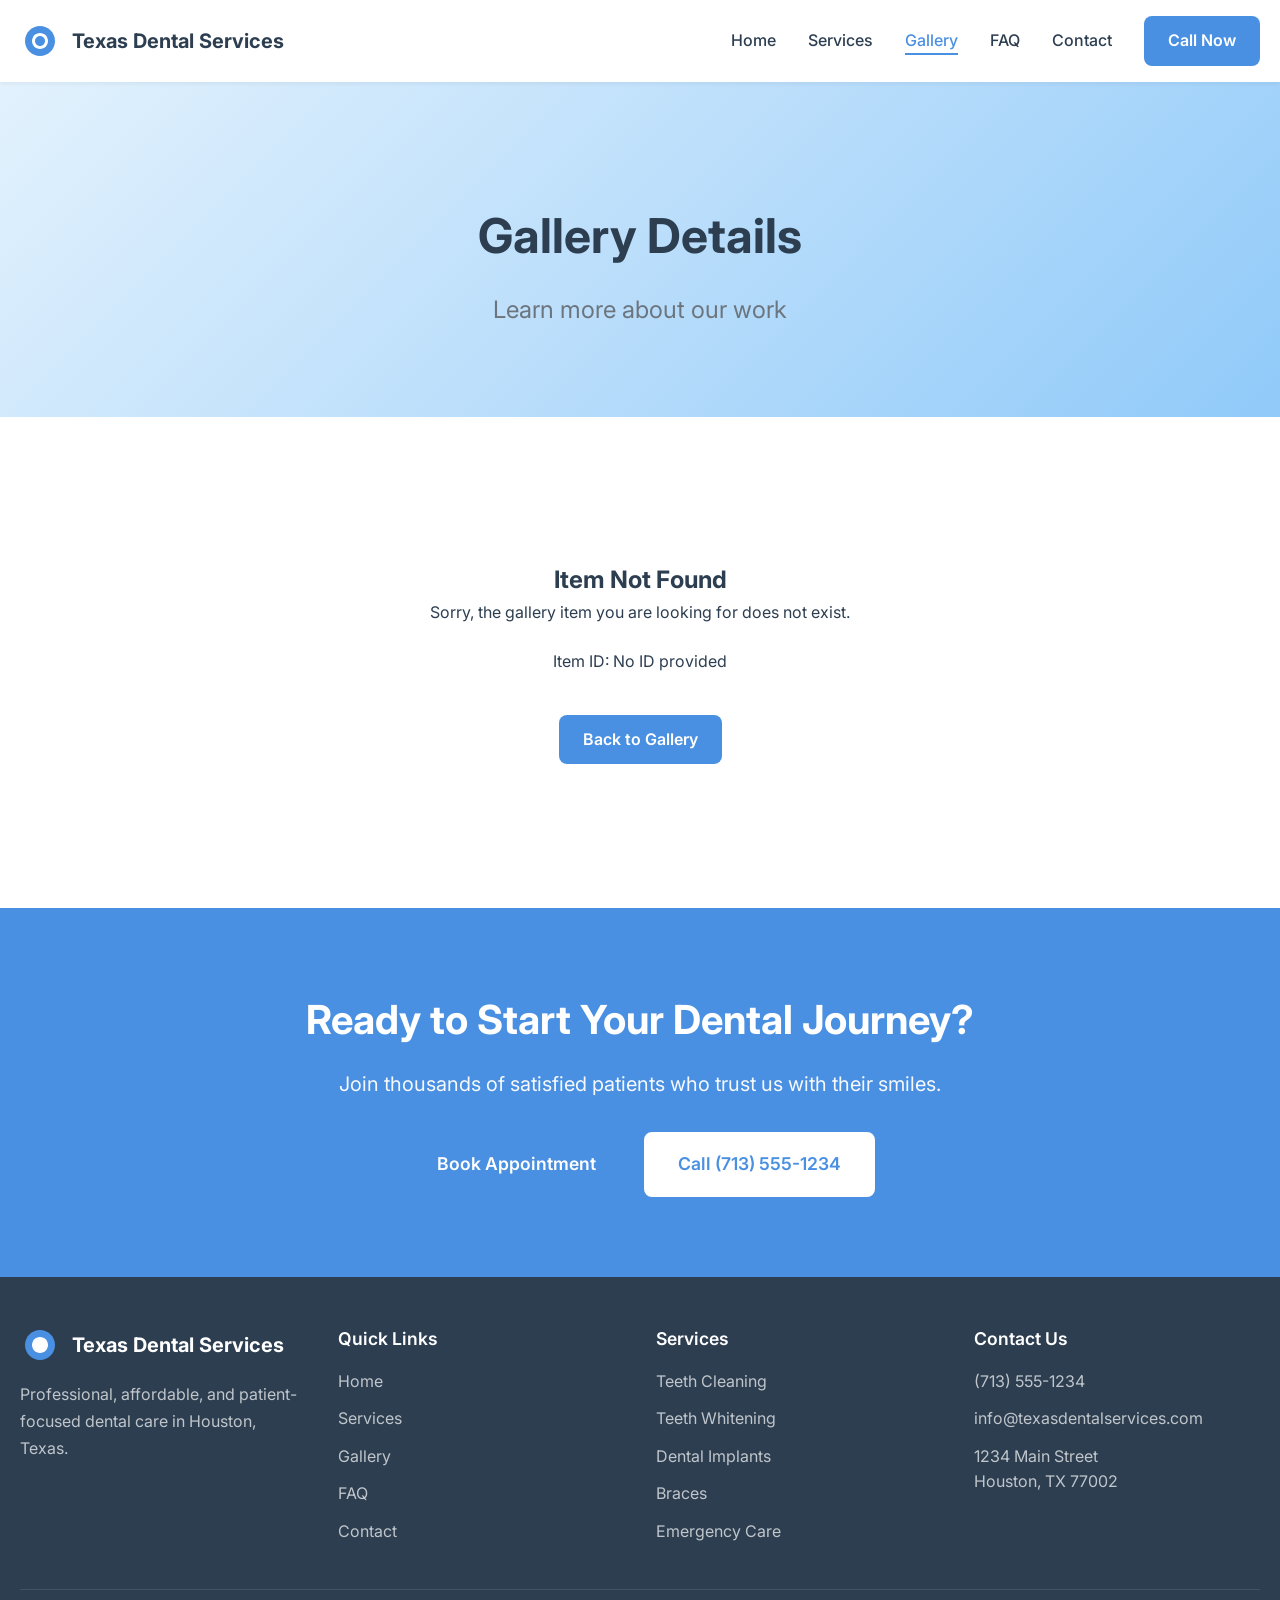
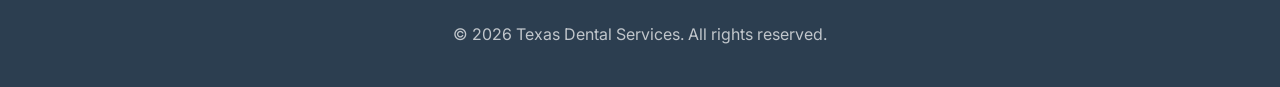
<file: detail.html>
<!DOCTYPE html>
<html lang="en">
<head>
    <meta charset="UTF-8">
    <meta name="viewport" content="width=device-width, initial-scale=1.0, viewport-fit=cover">
    <meta name="description" content="Detailed view of our gallery items at Texas Dental Services.">
    <title>Gallery Detail - Texas Dental Services</title>
    <link rel="stylesheet" href="styles.css">
    <link rel="stylesheet" href="mobile.css">
    <link rel="preconnect" href="https://fonts.googleapis.com">
    <link rel="preconnect" href="https://fonts.gstatic.com" crossorigin>
    <link href="https://fonts.googleapis.com/css2?family=Inter:wght@300;400;500;600;700&display=swap" rel="stylesheet">
    <style>
        .detail-page-container {
            padding: 4rem 0;
            max-width: 800px;
            margin: 0 auto;
        }
        .detail-image {
            width: 100%;
            height: auto;
            border-radius: 12px;
            box-shadow: var(--shadow-md);
            margin-bottom: 2rem;
        }
        .detail-category {
            color: var(--primary-color);
            font-weight: 600;
            text-transform: uppercase;
            letter-spacing: 1px;
            margin-bottom: 0.5rem;
            display: block;
        }
        .detail-title {
            font-size: 2.5rem;
            color: var(--text-dark);
            margin-bottom: 1.5rem;
        }
        .detail-text {
            font-size: 1.1rem;
            line-height: 1.8;
            color: var(--text-light);
            margin-bottom: 2.5rem;
        }
        .back-btn {
            display: inline-flex;
            align-items: center;
            gap: 0.5rem;
            color: var(--primary-color);
            text-decoration: none;
            font-weight: 500;
            transition: var(--transition);
        }
        .back-btn:hover {
            color: var(--secondary-color);
        }
        .not-found {
            text-align: center;
            padding: 5rem 0;
        }
    </style>
</head>
<body>
    <!-- Navigation -->
    <nav class="navbar" id="navbar">
        <div class="container">
            <div class="nav-wrapper">
                <div class="logo">
                    <svg width="40" height="40" viewBox="0 0 40 40" fill="none" xmlns="http://www.w3.org/2000/svg">
                        <path d="M20 5C11.716 5 5 11.716 5 20C5 28.284 11.716 35 20 35C28.284 35 35 28.284 35 20C35 11.716 28.284 5 20 5Z" fill="#4A90E2"/>
                        <path d="M20 12C15.582 12 12 15.582 12 20C12 24.418 15.582 28 20 28C24.418 28 28 24.418 28 20C28 15.582 24.418 12 20 12Z" fill="white"/>
                        <path d="M20 15C17.239 15 15 17.239 15 20C15 22.761 17.239 25 20 25C22.761 25 25 22.761 25 20C25 17.239 22.761 15 20 15Z" fill="#4A90E2"/>
                    </svg>
                    <span>Texas Dental Services</span>
                </div>
                <button class="mobile-menu-btn" id="mobileMenuBtn" aria-label="Toggle menu">
                    <span></span>
                    <span></span>
                    <span></span>
                </button>
                <ul class="nav-menu" id="navMenu">
                    <li><a href="index.html" class="nav-link">Home</a></li>
                    <li><a href="services.html" class="nav-link">Services</a></li>
                    <li><a href="gallery.html" class="nav-link active">Gallery</a></li>
                    <li><a href="faq.html" class="nav-link">FAQ</a></li>
                    <li><a href="contact.html" class="nav-link">Contact</a></li>
                    <li><a href="tel:+17135551234" class="btn btn-primary">Call Now</a></li>
                </ul>
            </div>
        </div>
    </nav>

    <!-- Page Header -->
    <section class="page-header">
        <div class="container">
            <h1 class="page-title" id="pageHeaderTitle">Gallery Details</h1>
            <p class="page-subtitle">Learn more about our work</p>
        </div>
    </section>

    <!-- Dynamic Content Section -->
    <section class="detail-page-container container" id="detailContainer">
        <!-- Content will be injected here by detail.js -->
        <div class="not-found">Loading details...</div>
    </section>

    <!-- CTA Section -->
    <section class="cta-section">
        <div class="container">
            <h2 class="cta-title">Ready to Start Your Dental Journey?</h2>
            <p class="cta-description">Join thousands of satisfied patients who trust us with their smiles.</p>
            <div class="cta-buttons">
                <a href="contact.html" class="btn btn-primary btn-lg">Book Appointment</a>
                <a href="tel:+17135551234" class="btn btn-secondary btn-lg">Call (713) 555-1234</a>
            </div>
        </div>
    </section>

    <!-- Footer -->
    <footer class="footer">
        <div class="container">
            <div class="footer-content">
                <div class="footer-section">
                    <div class="footer-logo">
                        <svg width="40" height="40" viewBox="0 0 40 40" fill="none" xmlns="http://www.w3.org/2000/svg">
                            <path d="M20 5C11.716 5 5 11.716 5 20C5 28.284 11.716 35 20 35C28.284 35 35 28.284 35 20C35 11.716 28.284 5 20 5Z" fill="#4A90E2"/>
                            <path d="M20 12C15.582 12 12 15.582 12 20C12 24.418 15.582 28 20 28C24.418 28 28 24.418 28 20C28 15.582 24.418 12 20 12Z" fill="white"/>
                        </svg>
                        <span>Texas Dental Services</span>
                    </div>
                    <p class="footer-description">Professional, affordable, and patient-focused dental care in Houston, Texas.</p>
                </div>
                <div class="footer-section">
                    <h4>Quick Links</h4>
                    <ul class="footer-links">
                        <li><a href="index.html">Home</a></li>
                        <li><a href="services.html">Services</a></li>
                        <li><a href="gallery.html">Gallery</a></li>
                        <li><a href="faq.html">FAQ</a></li>
                        <li><a href="contact.html">Contact</a></li>
                    </ul>
                </div>
                <div class="footer-section">
                    <h4>Services</h4>
                    <ul class="footer-links">
                        <li><a href="services.html">Teeth Cleaning</a></li>
                        <li><a href="services.html">Teeth Whitening</a></li>
                        <li><a href="services.html">Dental Implants</a></li>
                        <li><a href="services.html">Braces</a></li>
                        <li><a href="services.html">Emergency Care</a></li>
                    </ul>
                </div>
                <div class="footer-section">
                    <h4>Contact Us</h4>
                    <ul class="footer-contact">
                        <li>(713) 555-1234</li>
                        <li>info@texasdentalservices.com</li>
                        <li>1234 Main Street<br>Houston, TX 77002</li>
                    </ul>
                </div>
            </div>
            <div class="footer-bottom">
                <p>&copy; 2026 Texas Dental Services. All rights reserved.</p>
            </div>
        </div>
    </footer>

    <!-- Scroll to Top Button -->
    <button class="scroll-top" id="scrollTop" aria-label="Scroll to top">
        <svg width="24" height="24" viewBox="0 0 24 24" fill="none" xmlns="http://www.w3.org/2000/svg">
            <path d="M12 19V5M12 5L5 12M12 5L19 12" stroke="currentColor" stroke-width="2" stroke-linecap="round" stroke-linejoin="round"/>
        </svg>
    </button>

    <script src="script.js"></script>
    <script src="gallery-data.js"></script>
    <script src="detail.js"></script>
</body>
</html>
</file>
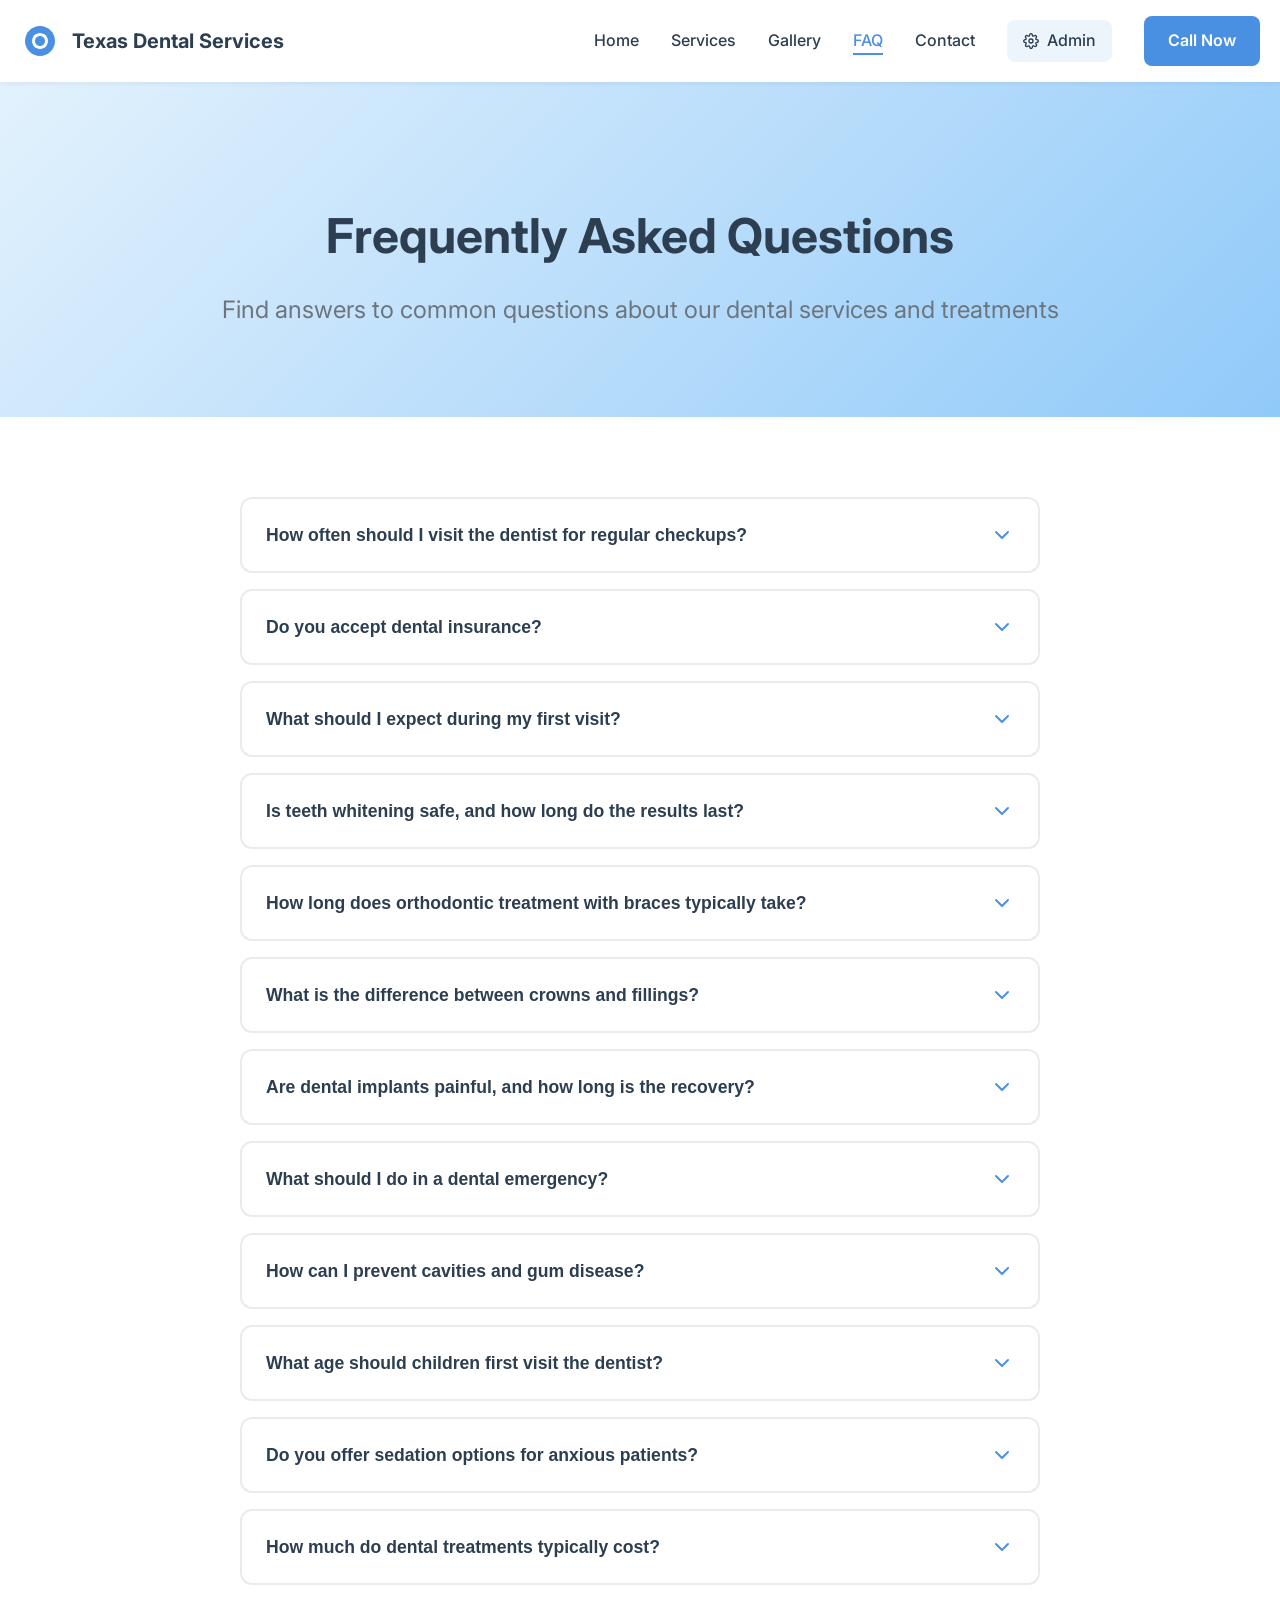
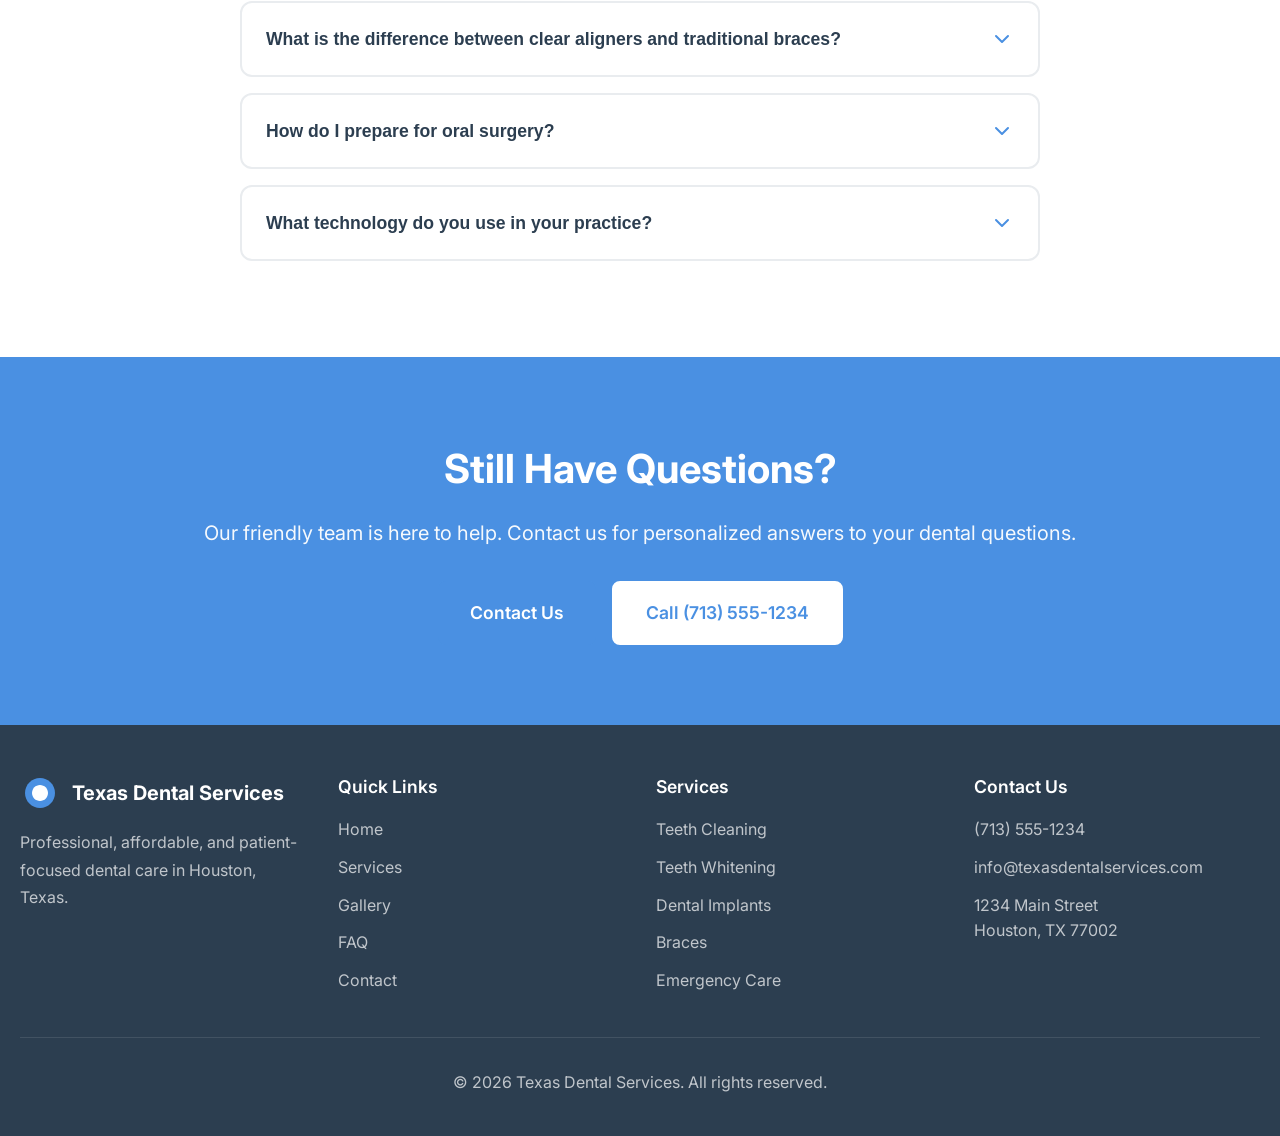
<file: faq.html>
<!DOCTYPE html>
<html lang="en">
<head>
    <meta charset="UTF-8">
    <meta name="viewport" content="width=device-width, initial-scale=1.0, viewport-fit=cover">
    <meta name="description" content="Frequently Asked Questions about dental services, treatments, insurance, and appointments at Texas Dental Services in Houston.">
    <meta name="keywords" content="dental FAQ, dental questions, teeth cleaning questions, dental insurance, dental appointments Houston">
    <title>FAQ - Texas Dental Services | Frequently Asked Questions</title>
    <meta property="og:title" content="Dental FAQ | Texas Dental Services Houston">
    <meta property="og:description" content="Frequently asked questions about dental care, appointments, insurance, and treatments at Texas Dental Services in Houston.">
    <meta property="og:type" content="website">
    <meta property="og:url" content="https://www.texasdentalservices.com/faq/">
    <meta name="twitter:card" content="summary_large_image">
    <meta name="twitter:title" content="Dental FAQ | Texas Dental Services Houston">
    <meta name="twitter:description" content="Frequently asked questions about dental care, appointments, insurance, and treatments at Texas Dental Services in Houston.">
    <link rel="stylesheet" href="styles.css">
    <link rel="stylesheet" href="mobile.css">
    <link rel="preconnect" href="https://fonts.googleapis.com">
    <link rel="preconnect" href="https://fonts.gstatic.com" crossorigin>
    <link href="https://fonts.googleapis.com/css2?family=Inter:wght@300;400;500;600;700&display=swap" rel="stylesheet">
    <script type="application/ld+json">{"@context":"https://schema.org","@type":"FAQPage","name":"Dental FAQ","url":"https://www.texasdentalservices.com/faq/"}</script>
</head>
<body>
    <!-- Navigation -->
    <nav class="navbar" id="navbar">
        <div class="container">
            <div class="nav-wrapper">
                <div class="logo">
                    <svg width="40" height="40" viewBox="0 0 40 40" fill="none" xmlns="http://www.w3.org/2000/svg">
                        <path d="M20 5C11.716 5 5 11.716 5 20C5 28.284 11.716 35 20 35C28.284 35 35 28.284 35 20C35 11.716 28.284 5 20 5Z" fill="#4A90E2"/>
                        <path d="M20 12C15.582 12 12 15.582 12 20C12 24.418 15.582 28 20 28C24.418 28 28 24.418 28 20C28 15.582 24.418 12 20 12Z" fill="white"/>
                        <path d="M20 15C17.239 15 15 17.239 15 20C15 22.761 17.239 25 20 25C22.761 25 25 22.761 25 20C25 17.239 22.761 15 20 15Z" fill="#4A90E2"/>
                    </svg>
                    <span>Texas Dental Services</span>
                </div>
                <button class="mobile-menu-btn" id="mobileMenuBtn" aria-label="Toggle menu">
                    <span></span>
                    <span></span>
                    <span></span>
                </button>
                <ul class="nav-menu" id="navMenu">
                    <li><a href="index.html" class="nav-link">Home</a></li>
                    <li><a href="services.html" class="nav-link">Services</a></li>
                    <li><a href="gallery.html" class="nav-link">Gallery</a></li>
                    <li><a href="faq.html" class="nav-link active">FAQ</a></li>
                    <li><a href="contact.html" class="nav-link">Contact</a></li>
                    <li><a href="admin.html" class="nav-link admin-link" title="Admin Panel">
                        <svg width="16" height="16" viewBox="0 0 24 24" fill="none" xmlns="http://www.w3.org/2000/svg">
                            <path d="M12 15C13.6569 15 15 13.6569 15 12C15 10.3431 13.6569 9 12 9C10.3431 9 9 10.3431 9 12C9 13.6569 10.3431 15 12 15Z" stroke="currentColor" stroke-width="2"/>
                            <path d="M19.4 15C19.2669 15.3016 19.2272 15.6362 19.286 15.9606C19.3448 16.285 19.4995 16.5843 19.73 16.82L19.79 16.88C19.976 17.0657 20.1235 17.2863 20.2241 17.5291C20.3248 17.7719 20.3766 18.0322 20.3766 18.295C20.3766 18.5578 20.3248 18.8181 20.2241 19.0609C20.1235 19.3037 19.976 19.5243 19.79 19.71C19.6043 19.896 19.3837 20.0435 19.1409 20.1441C18.8981 20.2448 18.6378 20.2966 18.375 20.2966C18.1122 20.2966 17.8519 20.2448 17.6091 20.1441C17.3663 20.0435 17.1457 19.896 16.96 19.71L16.9 19.65C16.6643 19.4195 16.365 19.2648 16.0406 19.206C15.7162 19.1472 15.3816 19.1869 15.08 19.32C14.7842 19.4468 14.532 19.6572 14.3543 19.9255C14.1766 20.1938 14.0813 20.5082 14.08 20.83V21C14.08 21.5304 13.8693 22.0391 13.4942 22.4142C13.1191 22.7893 12.6104 23 12.08 23C11.5496 23 11.0409 22.7893 10.6658 22.4142C10.2907 22.0391 10.08 21.5304 10.08 21V20.91C10.0723 20.579 9.96512 20.2579 9.77251 19.9887C9.5799 19.7194 9.31074 19.5143 9 19.4C8.69838 19.2669 8.36381 19.2272 8.03941 19.286C7.71502 19.3448 7.41568 19.4995 7.18 19.73L7.12 19.79C6.93425 19.976 6.71368 20.1235 6.47088 20.2241C6.22808 20.3248 5.96783 20.3766 5.705 20.3766C5.44217 20.3766 5.18192 20.3248 4.93912 20.2241C4.69632 20.1235 4.47575 19.976 4.29 19.79C4.10405 19.6043 3.95653 19.3837 3.85588 19.1409C3.75523 18.8981 3.70343 18.6378 3.70343 18.375C3.70343 18.1122 3.75523 17.8519 3.85588 17.6091C3.95653 17.3663 4.10405 17.1457 4.29 16.96L4.35 16.9C4.58054 16.6643 4.73519 16.365 4.794 16.0406C4.85282 15.7162 4.81312 15.3816 4.68 15.08C4.55324 14.7842 4.34276 14.532 4.07447 14.3543C3.80618 14.1766 3.49179 14.0813 3.17 14.08H3C2.46957 14.08 1.96086 13.8693 1.58579 13.4942C1.21071 13.1191 1 12.6104 1 12.08C1 11.5496 1.21071 11.0409 1.58579 10.6658C1.96086 10.2907 2.46957 10.08 3 10.08H3.09C3.42099 10.0723 3.742 9.96512 4.01127 9.77251C4.28054 9.5799 4.48571 9.31074 4.6 9C4.73312 8.69838 4.77282 8.36381 4.714 8.03941C4.65519 7.71502 4.50054 7.41568 4.27 7.18L4.21 7.12C4.02405 6.93425 3.87653 6.71368 3.77588 6.47088C3.67523 6.22808 3.62343 5.96783 3.62343 5.705C3.62343 5.44217 3.67523 5.18192 3.77588 4.93912C3.87653 4.69632 4.02405 4.47575 4.21 4.29C4.39575 4.10405 4.61632 3.95653 4.85912 3.85588C5.10192 3.75523 5.36217 3.70343 5.625 3.70343C5.88783 3.70343 6.14808 3.75523 6.39088 3.85588C6.63368 3.95653 6.85425 4.10405 7.04 4.29L7.1 4.35C7.33568 4.58054 7.63502 4.73519 7.95941 4.794C8.28381 4.85282 8.61838 4.81312 8.92 4.68H9C9.29577 4.55324 9.54802 4.34276 9.72569 4.07447C9.90337 3.80618 9.99872 3.49179 10 3.17V3C10 2.46957 10.2107 1.96086 10.5858 1.58579C10.9609 1.21071 11.4696 1 12 1C12.5304 1 13.0391 1.21071 13.4142 1.58579C13.7893 1.96086 14 2.46957 14 3V3.09C14.0013 3.41179 14.0966 3.72618 14.2743 3.99447C14.452 4.26276 14.7042 4.47324 15 4.6C15.3016 4.73312 15.6362 4.77282 15.9606 4.714C16.285 4.65519 16.5843 4.50054 16.82 4.27L16.88 4.21C17.0657 4.02405 17.2863 3.87653 17.5291 3.77588C17.7719 3.67523 18.0322 3.62343 18.295 3.62343C18.5578 3.62343 18.8181 3.67523 19.0609 3.77588C19.3037 3.87653 19.5243 4.02405 19.71 4.21C19.896 4.39575 20.0435 4.61632 20.1441 4.85912C20.2448 5.10192 20.2966 5.36217 20.2966 5.625C20.2966 5.88783 20.2448 6.14808 20.1441 6.39088C20.0435 6.63368 19.896 6.85425 19.71 7.04L19.65 7.1C19.4195 7.33568 19.2648 7.63502 19.206 7.95941C19.1472 8.28381 19.1869 8.61838 19.32 8.92V9C19.4468 9.29577 19.6572 9.54802 19.9255 9.72569C20.1938 9.90337 20.5082 9.99872 20.83 10H21C21.5304 10 22.0391 10.2107 22.4142 10.5858C22.7893 10.9609 23 11.4696 23 12C23 12.5304 22.7893 13.0391 22.4142 13.4142C22.0391 13.7893 21.5304 14 21 14H20.91C20.5882 14.0013 20.2738 14.0966 20.0055 14.2743C19.7372 14.452 19.5268 14.7042 19.4 15Z" stroke="currentColor" stroke-width="2"/>
                        </svg>
                        Admin
                    </a></li>
                    <li><a href="tel:+17135551234" class="btn btn-primary">Call Now</a></li>
                </ul>
            </div>
        </div>
    </nav>

    <!-- Page Header -->
    <section class="page-header">
        <div class="container">
            <h1 class="page-title">Frequently Asked Questions</h1>
            <p class="page-subtitle">Find answers to common questions about our dental services and treatments</p>
        </div>
    </section>

    <!-- FAQ Section -->
    <section class="faq">
        <div class="container">
            <div class="faq-wrapper">
                
                <!-- FAQ Item 1 -->
                <div class="faq-item">
                    <button class="faq-question" onclick="toggleFAQ(this)">
                        <span>How often should I visit the dentist for regular checkups?</span>
                        <svg class="faq-icon" width="24" height="24" viewBox="0 0 24 24" fill="none" xmlns="http://www.w3.org/2000/svg">
                            <path d="M6 9L12 15L18 9" stroke="currentColor" stroke-width="2" stroke-linecap="round" stroke-linejoin="round"/>
                        </svg>
                    </button>
                    <div class="faq-answer">
                        <p>We recommend visiting the dentist every six months for routine checkups and professional cleanings. However, some patients may need more frequent visits depending on their oral health condition, gum disease risk, or specific dental needs. During your visit, our dentist will assess your individual situation and recommend the appropriate schedule for your ongoing care.</p>
                    </div>
                </div>

                <!-- FAQ Item 2 -->
                <div class="faq-item">
                    <button class="faq-question" onclick="toggleFAQ(this)">
                        <span>Do you accept dental insurance?</span>
                        <svg class="faq-icon" width="24" height="24" viewBox="0 0 24 24" fill="none" xmlns="http://www.w3.org/2000/svg">
                            <path d="M6 9L12 15L18 9" stroke="currentColor" stroke-width="2" stroke-linecap="round" stroke-linejoin="round"/>
                        </svg>
                    </button>
                    <div class="faq-answer">
                        <p>Yes, we accept most major dental insurance plans. Our team will help you understand your coverage and maximize your benefits. We also offer flexible payment options and financing plans for treatments not fully covered by insurance. Please bring your insurance card to your appointment, and we'll verify your benefits before treatment.</p>
                    </div>
                </div>

                <!-- FAQ Item 3 -->
                <div class="faq-item">
                    <button class="faq-question" onclick="toggleFAQ(this)">
                        <span>What should I expect during my first visit?</span>
                        <svg class="faq-icon" width="24" height="24" viewBox="0 0 24 24" fill="none" xmlns="http://www.w3.org/2000/svg">
                            <path d="M6 9L12 15L18 9" stroke="currentColor" stroke-width="2" stroke-linecap="round" stroke-linejoin="round"/>
                        </svg>
                    </button>
                    <div class="faq-answer">
                        <p>Your first visit will include a comprehensive oral examination, digital X-rays if needed, and a discussion of your dental history and concerns. We'll create a personalized treatment plan and explain any recommended procedures. The appointment typically takes 60-90 minutes, and we'll ensure you feel comfortable and informed throughout the process.</p>
                    </div>
                </div>

                <!-- FAQ Item 4 -->
                <div class="faq-item">
                    <button class="faq-question" onclick="toggleFAQ(this)">
                        <span>Is teeth whitening safe, and how long do the results last?</span>
                        <svg class="faq-icon" width="24" height="24" viewBox="0 0 24 24" fill="none" xmlns="http://www.w3.org/2000/svg">
                            <path d="M6 9L12 15L18 9" stroke="currentColor" stroke-width="2" stroke-linecap="round" stroke-linejoin="round"/>
                        </svg>
                    </button>
                    <div class="faq-answer">
                        <p>Professional teeth whitening is completely safe when performed by trained dental professionals. Our in-office whitening treatments can brighten your teeth by several shades in just one session. Results typically last 1-3 years, depending on your diet, lifestyle habits, and oral hygiene. We also provide take-home maintenance kits to help extend your results.</p>
                    </div>
                </div>

                <!-- FAQ Item 5 -->
                <div class="faq-item">
                    <button class="faq-question" onclick="toggleFAQ(this)">
                        <span>How long does orthodontic treatment with braces typically take?</span>
                        <svg class="faq-icon" width="24" height="24" viewBox="0 0 24 24" fill="none" xmlns="http://www.w3.org/2000/svg">
                            <path d="M6 9L12 15L18 9" stroke="currentColor" stroke-width="2" stroke-linecap="round" stroke-linejoin="round"/>
                        </svg>
                    </button>
                    <div class="faq-answer">
                        <p>Orthodontic treatment duration varies depending on the complexity of your case, but most patients wear braces for 12-24 months. Simple alignment issues may take as little as 6-12 months, while more complex cases might require 2-3 years. During your consultation, our orthodontist will provide a personalized timeline based on your specific needs and treatment goals.</p>
                    </div>
                </div>

                <!-- FAQ Item 6 -->
                <div class="faq-item">
                    <button class="faq-question" onclick="toggleFAQ(this)">
                        <span>What is the difference between crowns and fillings?</span>
                        <svg class="faq-icon" width="24" height="24" viewBox="0 0 24 24" fill="none" xmlns="http://www.w3.org/2000/svg">
                            <path d="M6 9L12 15L18 9" stroke="currentColor" stroke-width="2" stroke-linecap="round" stroke-linejoin="round"/>
                        </svg>
                    </button>
                    <div class="faq-answer">
                        <p>Fillings are used to repair small to moderate cavities by removing decay and filling the space with composite material. Crowns are used when a tooth is severely damaged, weakened, or has undergone root canal treatment. A crown covers the entire visible portion of the tooth, providing strength and protection. Your dentist will recommend the best option based on the extent of damage and your tooth's condition.</p>
                    </div>
                </div>

                <!-- FAQ Item 7 -->
                <div class="faq-item">
                    <button class="faq-question" onclick="toggleFAQ(this)">
                        <span>Are dental implants painful, and how long is the recovery?</span>
                        <svg class="faq-icon" width="24" height="24" viewBox="0 0 24 24" fill="none" xmlns="http://www.w3.org/2000/svg">
                            <path d="M6 9L12 15L18 9" stroke="currentColor" stroke-width="2" stroke-linecap="round" stroke-linejoin="round"/>
                        </svg>
                    </button>
                    <div class="faq-answer">
                        <p>Dental implant surgery is performed under local anesthesia, so you won't feel pain during the procedure. Post-operative discomfort is typically mild and manageable with over-the-counter pain medication. Most patients return to normal activities within 2-3 days. The complete healing and integration process takes 3-6 months, during which the implant fuses with your jawbone for maximum stability.</p>
                    </div>
                </div>

                <!-- FAQ Item 8 -->
                <div class="faq-item">
                    <button class="faq-question" onclick="toggleFAQ(this)">
                        <span>What should I do in a dental emergency?</span>
                        <svg class="faq-icon" width="24" height="24" viewBox="0 0 24 24" fill="none" xmlns="http://www.w3.org/2000/svg">
                            <path d="M6 9L12 15L18 9" stroke="currentColor" stroke-width="2" stroke-linecap="round" stroke-linejoin="round"/>
                        </svg>
                    </button>
                    <div class="faq-answer">
                        <p>For dental emergencies, call our office immediately at (713) 555-1234. For severe pain, rinse with warm salt water and take over-the-counter pain medication. If a tooth is knocked out, keep it moist and try to reinsert it gently. For broken teeth, save any pieces and rinse your mouth with warm water. We offer same-day emergency appointments and will provide immediate care to relieve pain and address urgent issues.</p>
                    </div>
                </div>

                <!-- FAQ Item 9 -->
                <div class="faq-item">
                    <button class="faq-question" onclick="toggleFAQ(this)">
                        <span>How can I prevent cavities and gum disease?</span>
                        <svg class="faq-icon" width="24" height="24" viewBox="0 0 24 24" fill="none" xmlns="http://www.w3.org/2000/svg">
                            <path d="M6 9L12 15L18 9" stroke="currentColor" stroke-width="2" stroke-linecap="round" stroke-linejoin="round"/>
                        </svg>
                    </button>
                    <div class="faq-answer">
                        <p>Maintain good oral hygiene by brushing twice daily with fluoride toothpaste, flossing daily, and using an antimicrobial mouthwash. Limit sugary and acidic foods and drinks, don't smoke or use tobacco products, and visit us regularly for professional cleanings and checkups. A balanced diet rich in calcium and vitamins also supports healthy teeth and gums.</p>
                    </div>
                </div>

                <!-- FAQ Item 10 -->
                <div class="faq-item">
                    <button class="faq-question" onclick="toggleFAQ(this)">
                        <span>What age should children first visit the dentist?</span>
                        <svg class="faq-icon" width="24" height="24" viewBox="0 0 24 24" fill="none" xmlns="http://www.w3.org/2000/svg">
                            <path d="M6 9L12 15L18 9" stroke="currentColor" stroke-width="2" stroke-linecap="round" stroke-linejoin="round"/>
                        </svg>
                    </button>
                    <div class="faq-answer">
                        <p>Children should have their first dental visit by age 1 or within six months of their first tooth appearing. Early visits help establish good oral hygiene habits, allow us to monitor proper tooth development, and help children become comfortable with dental care. Our pediatric dentist specializes in making these visits positive and educational experiences for both children and parents.</p>
                    </div>
                </div>

                <!-- FAQ Item 11 -->
                <div class="faq-item">
                    <button class="faq-question" onclick="toggleFAQ(this)">
                        <span>Do you offer sedation options for anxious patients?</span>
                        <svg class="faq-icon" width="24" height="24" viewBox="0 0 24 24" fill="none" xmlns="http://www.w3.org/2000/svg">
                            <path d="M6 9L12 15L18 9" stroke="currentColor" stroke-width="2" stroke-linecap="round" stroke-linejoin="round"/>
                        </svg>
                    </button>
                    <div class="faq-answer">
                        <p>Yes, we offer several sedation options to help anxious patients feel comfortable during treatment. Options include nitrous oxide (laughing gas), oral sedation, and IV sedation for more complex procedures. Our team will discuss the best option for your comfort level and treatment needs. We're committed to ensuring every patient has a relaxed and positive dental experience.</p>
                    </div>
                </div>

                <!-- FAQ Item 12 -->
                <div class="faq-item">
                    <button class="faq-question" onclick="toggleFAQ(this)">
                        <span>How much do dental treatments typically cost?</span>
                        <svg class="faq-icon" width="24" height="24" viewBox="0 0 24 24" fill="none" xmlns="http://www.w3.org/2000/svg">
                            <path d="M6 9L12 15L18 9" stroke="currentColor" stroke-width="2" stroke-linecap="round" stroke-linejoin="round"/>
                        </svg>
                    </button>
                    <div class="faq-answer">
                        <p>Treatment costs vary depending on the complexity and type of procedure needed. We provide detailed treatment estimates before beginning any work and will discuss all costs upfront. We accept most insurance plans and offer flexible payment options and financing to make dental care affordable. Our team will work with you to maximize your insurance benefits and find payment solutions that fit your budget.</p>
                    </div>
                </div>

                <!-- FAQ Item 13 -->
                <div class="faq-item">
                    <button class="faq-question" onclick="toggleFAQ(this)">
                        <span>What is the difference between clear aligners and traditional braces?</span>
                        <svg class="faq-icon" width="24" height="24" viewBox="0 0 24 24" fill="none" xmlns="http://www.w3.org/2000/svg">
                            <path d="M6 9L12 15L18 9" stroke="currentColor" stroke-width="2" stroke-linecap="round" stroke-linejoin="round"/>
                        </svg>
                    </button>
                    <div class="faq-answer">
                        <p>Clear aligners are virtually invisible, removable plastic trays that gradually straighten teeth. They can be removed for eating, brushing, and special occasions. Traditional braces use metal or ceramic brackets and wires that are fixed to your teeth. Both are effective, but clear aligners offer more flexibility and aesthetics, while braces may be better for complex orthodontic cases. Our orthodontist will recommend the best option for your specific needs.</p>
                    </div>
                </div>

                <!-- FAQ Item 14 -->
                <div class="faq-item">
                    <button class="faq-question" onclick="toggleFAQ(this)">
                        <span>How do I prepare for oral surgery?</span>
                        <svg class="faq-icon" width="24" height="24" viewBox="0 0 24 24" fill="none" xmlns="http://www.w3.org/2000/svg">
                            <path d="M6 9L12 15L18 9" stroke="currentColor" stroke-width="2" stroke-linecap="round" stroke-linejoin="round"/>
                        </svg>
                    </button>
                    <div class="faq-answer">
                        <p>Before oral surgery, follow all pre-operative instructions provided by our team. This typically includes fasting for a specified period if sedation will be used, arranging transportation to and from the appointment, and taking any prescribed medications as directed. Wear comfortable clothing and avoid smoking or alcohol. We'll provide detailed pre and post-operative care instructions to ensure the best possible outcome.</p>
                    </div>
                </div>

                <!-- FAQ Item 15 -->
                <div class="faq-item">
                    <button class="faq-question" onclick="toggleFAQ(this)">
                        <span>What technology do you use in your practice?</span>
                        <svg class="faq-icon" width="24" height="24" viewBox="0 0 24 24" fill="none" xmlns="http://www.w3.org/2000/svg">
                            <path d="M6 9L12 15L18 9" stroke="currentColor" stroke-width="2" stroke-linecap="round" stroke-linejoin="round"/>
                        </svg>
                    </button>
                    <div class="faq-answer">
                        <p>We use state-of-the-art technology including digital X-rays, 3D CBCT imaging, intraoral cameras, laser dentistry, and digital impression systems. Our advanced sterilization equipment ensures the highest safety standards. This technology allows for more accurate diagnoses, less invasive treatments, reduced radiation exposure, and improved patient comfort. We continuously invest in the latest dental innovations to provide the best possible care.</p>
                    </div>
                </div>

            </div>
        </div>
    </section>

    <!-- CTA Section -->
    <section class="cta-section">
        <div class="container">
            <h2 class="cta-title">Still Have Questions?</h2>
            <p class="cta-description">Our friendly team is here to help. Contact us for personalized answers to your dental questions.</p>
            <div class="cta-buttons">
                <a href="contact.html" class="btn btn-primary btn-lg">Contact Us</a>
                <a href="tel:+17135551234" class="btn btn-secondary btn-lg">Call (713) 555-1234</a>
            </div>
        </div>
    </section>

    <!-- Footer -->
    <footer class="footer">
        <div class="container">
            <div class="footer-content">
                <div class="footer-section">
                    <div class="footer-logo">
                        <svg width="40" height="40" viewBox="0 0 40 40" fill="none" xmlns="http://www.w3.org/2000/svg">
                            <path d="M20 5C11.716 5 5 11.716 5 20C5 28.284 11.716 35 20 35C28.284 35 35 28.284 35 20C35 11.716 28.284 5 20 5Z" fill="#4A90E2"/>
                            <path d="M20 12C15.582 12 12 15.582 12 20C12 24.418 15.582 28 20 28C24.418 28 28 24.418 28 20C28 15.582 24.418 12 20 12Z" fill="white"/>
                        </svg>
                        <span>Texas Dental Services</span>
                    </div>
                    <p class="footer-description">Professional, affordable, and patient-focused dental care in Houston, Texas.</p>
                </div>
                <div class="footer-section">
                    <h4>Quick Links</h4>
                    <ul class="footer-links">
                        <li><a href="index.html">Home</a></li>
                        <li><a href="services.html">Services</a></li>
                        <li><a href="gallery.html">Gallery</a></li>
                        <li><a href="faq.html">FAQ</a></li>
                        <li><a href="contact.html">Contact</a></li>
                    </ul>
                </div>
                <div class="footer-section">
                    <h4>Services</h4>
                    <ul class="footer-links">
                        <li><a href="services.html">Teeth Cleaning</a></li>
                        <li><a href="services.html">Teeth Whitening</a></li>
                        <li><a href="services.html">Dental Implants</a></li>
                        <li><a href="services.html">Braces</a></li>
                        <li><a href="services.html">Emergency Care</a></li>
                    </ul>
                </div>
                <div class="footer-section">
                    <h4>Contact Us</h4>
                    <ul class="footer-contact">
                        <li>(713) 555-1234</li>
                        <li>info@texasdentalservices.com</li>
                        <li>1234 Main Street<br>Houston, TX 77002</li>
                    </ul>
                </div>
            </div>
            <div class="footer-bottom">
                <p>&copy; 2026 Texas Dental Services. All rights reserved.</p>
            </div>
        </div>
    </footer>

    <!-- Scroll to Top Button -->
    <button class="scroll-top" id="scrollTop" aria-label="Scroll to top">
        <svg width="24" height="24" viewBox="0 0 24 24" fill="none" xmlns="http://www.w3.org/2000/svg">
            <path d="M12 19V5M12 5L5 12M12 5L19 12" stroke="currentColor" stroke-width="2" stroke-linecap="round" stroke-linejoin="round"/>
        </svg>
    </button>

    <script src="script.js"></script>
</body>
</html>
</file>
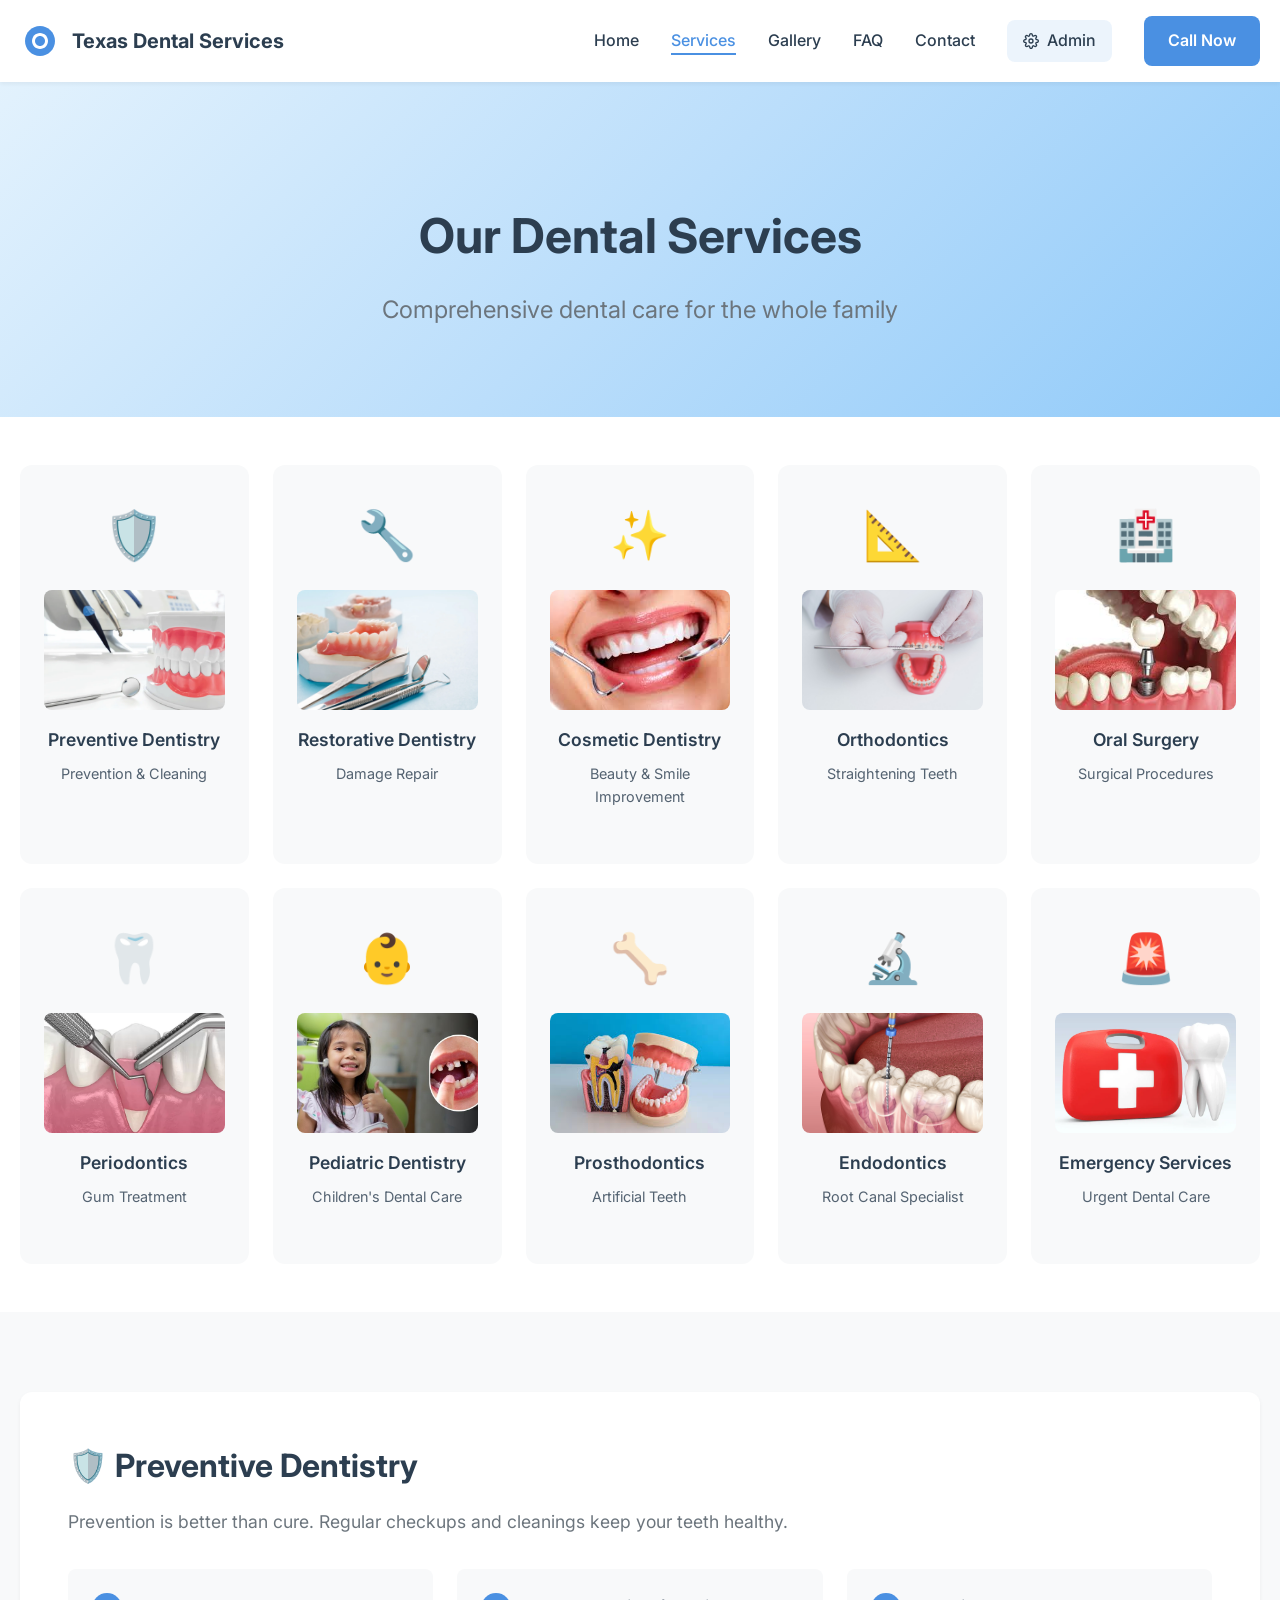
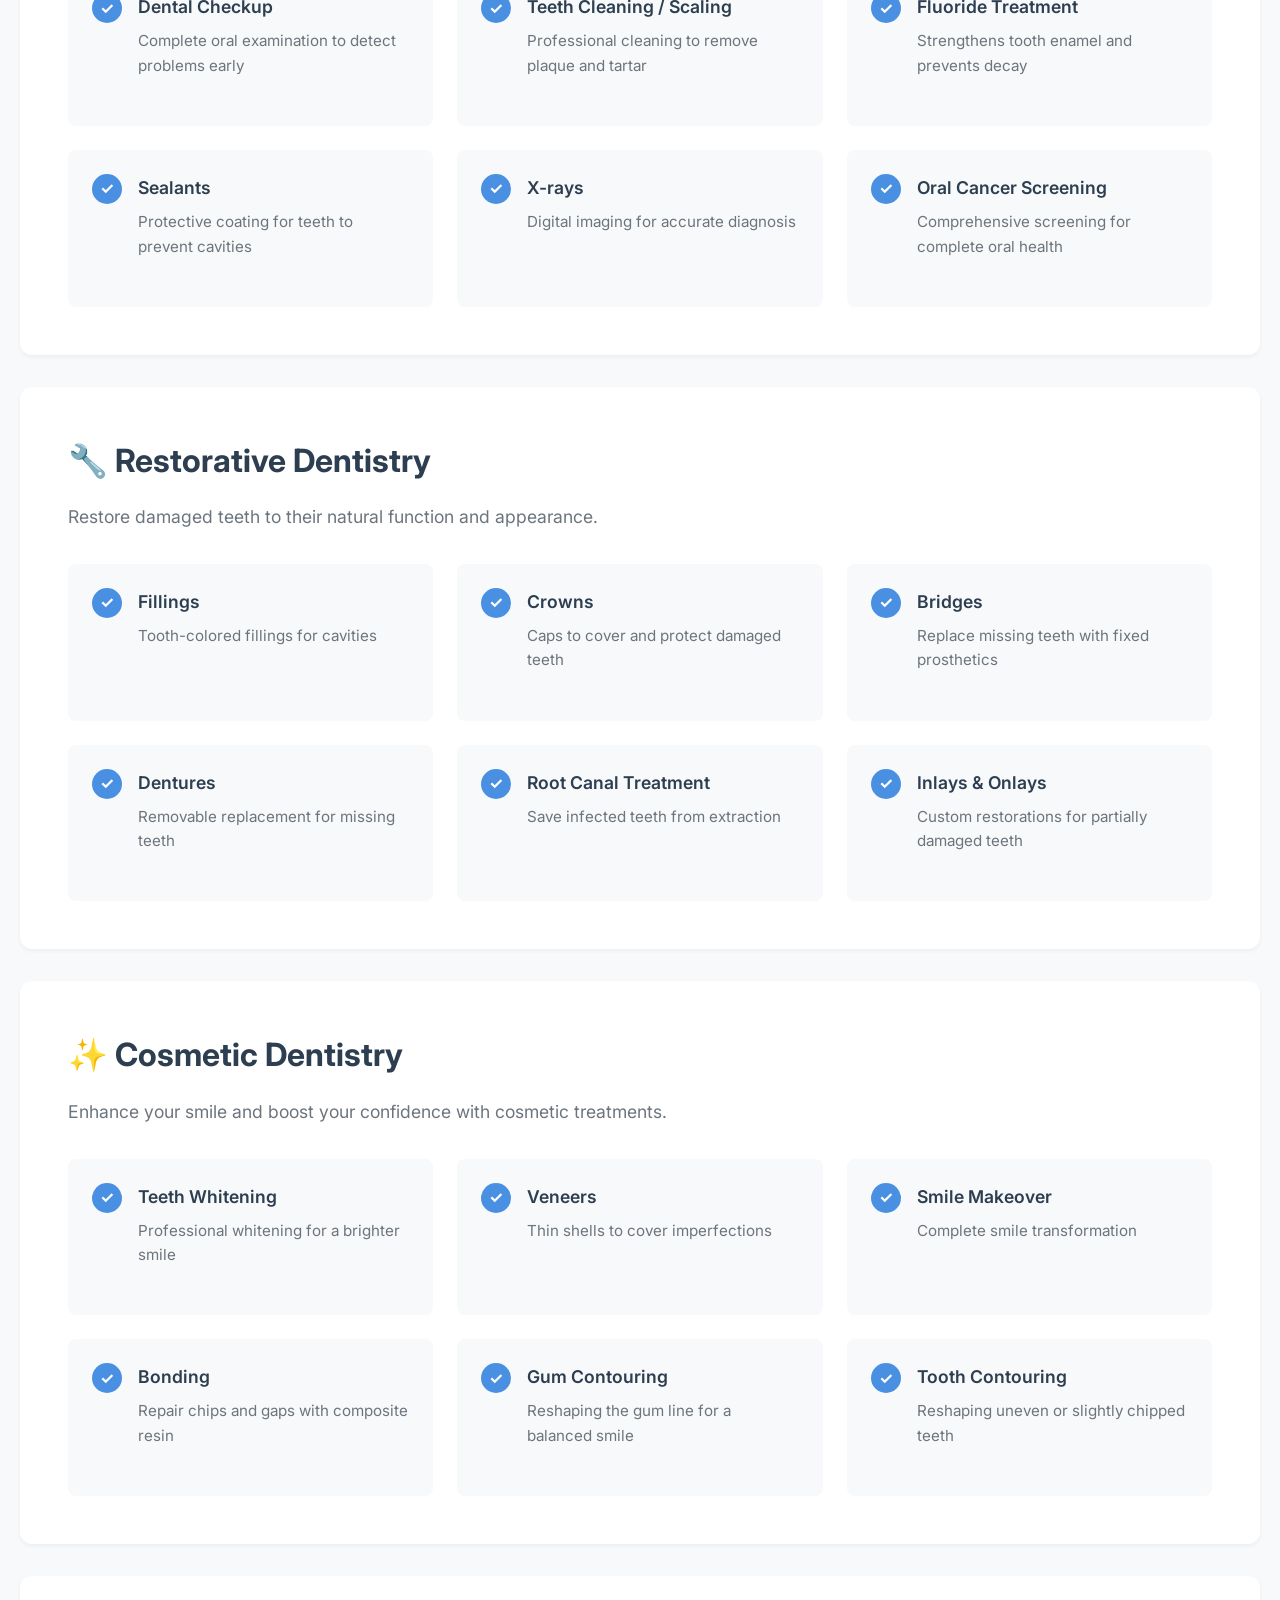
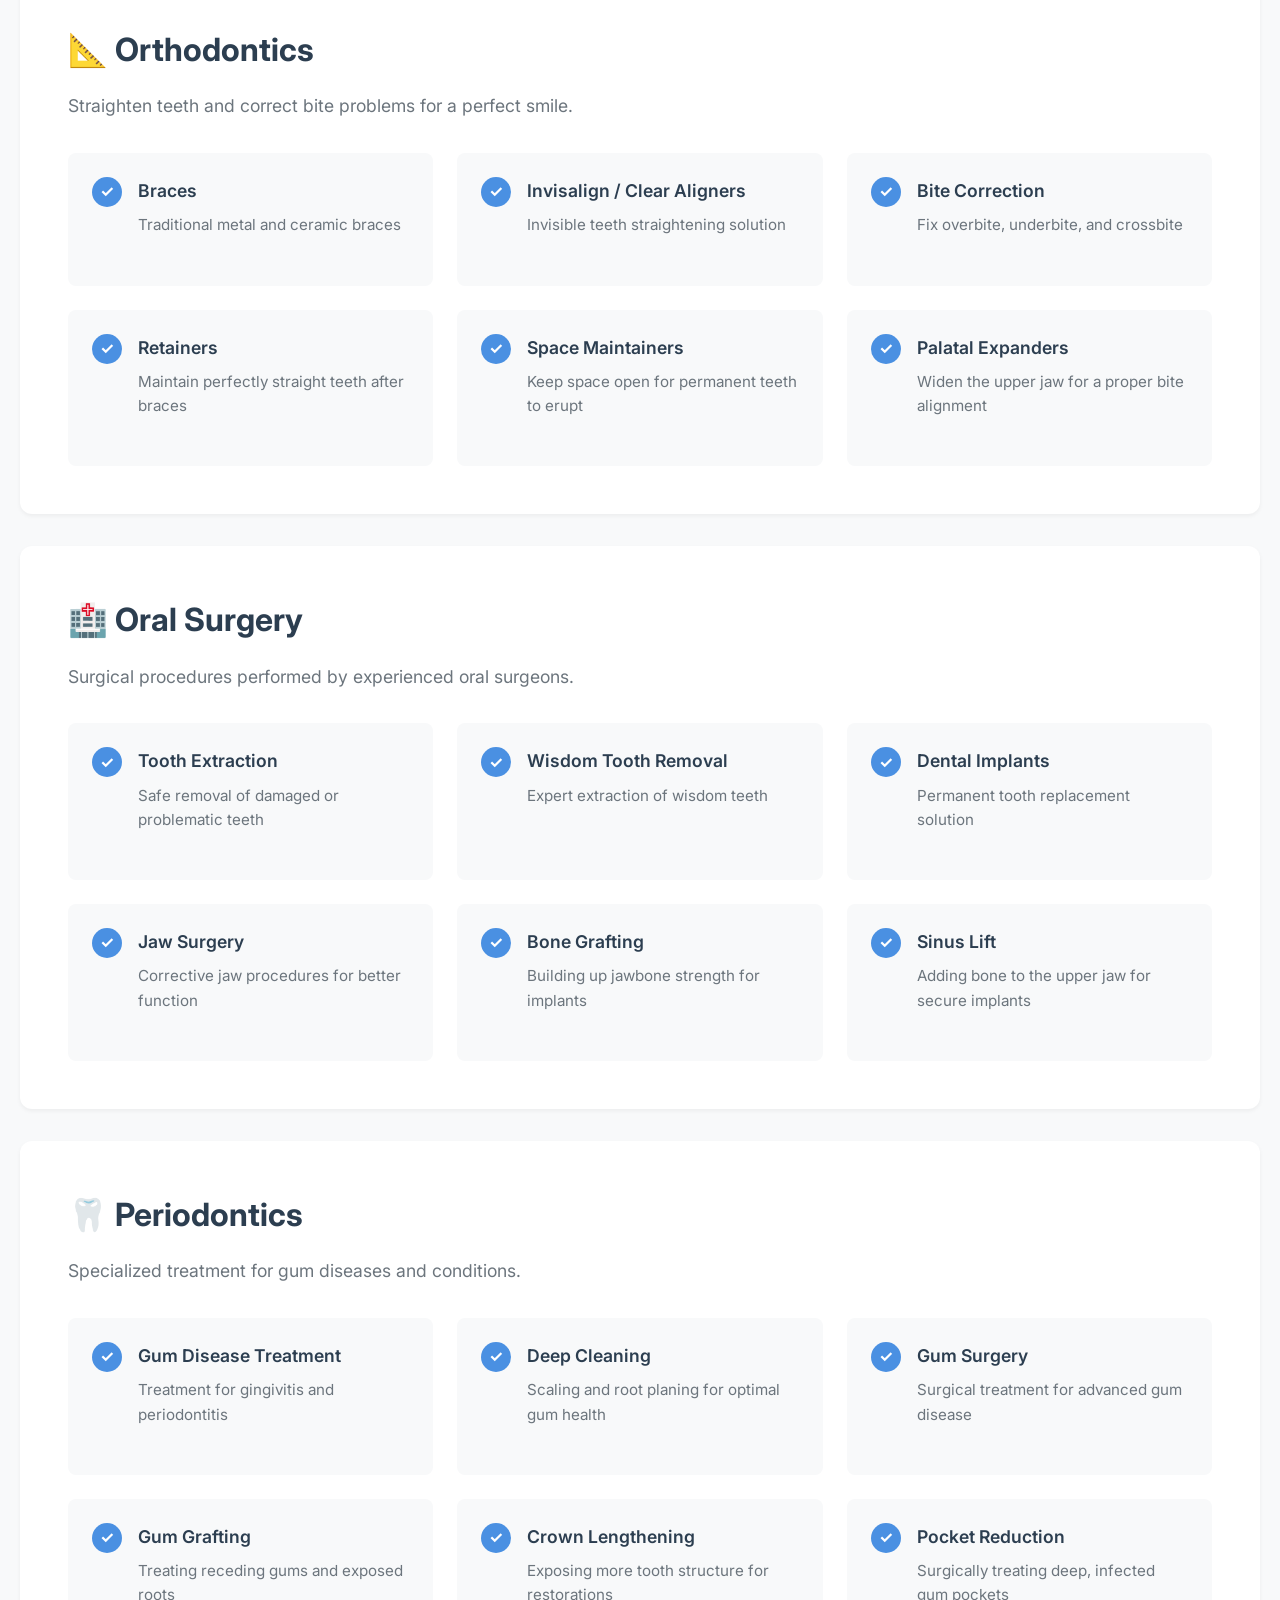
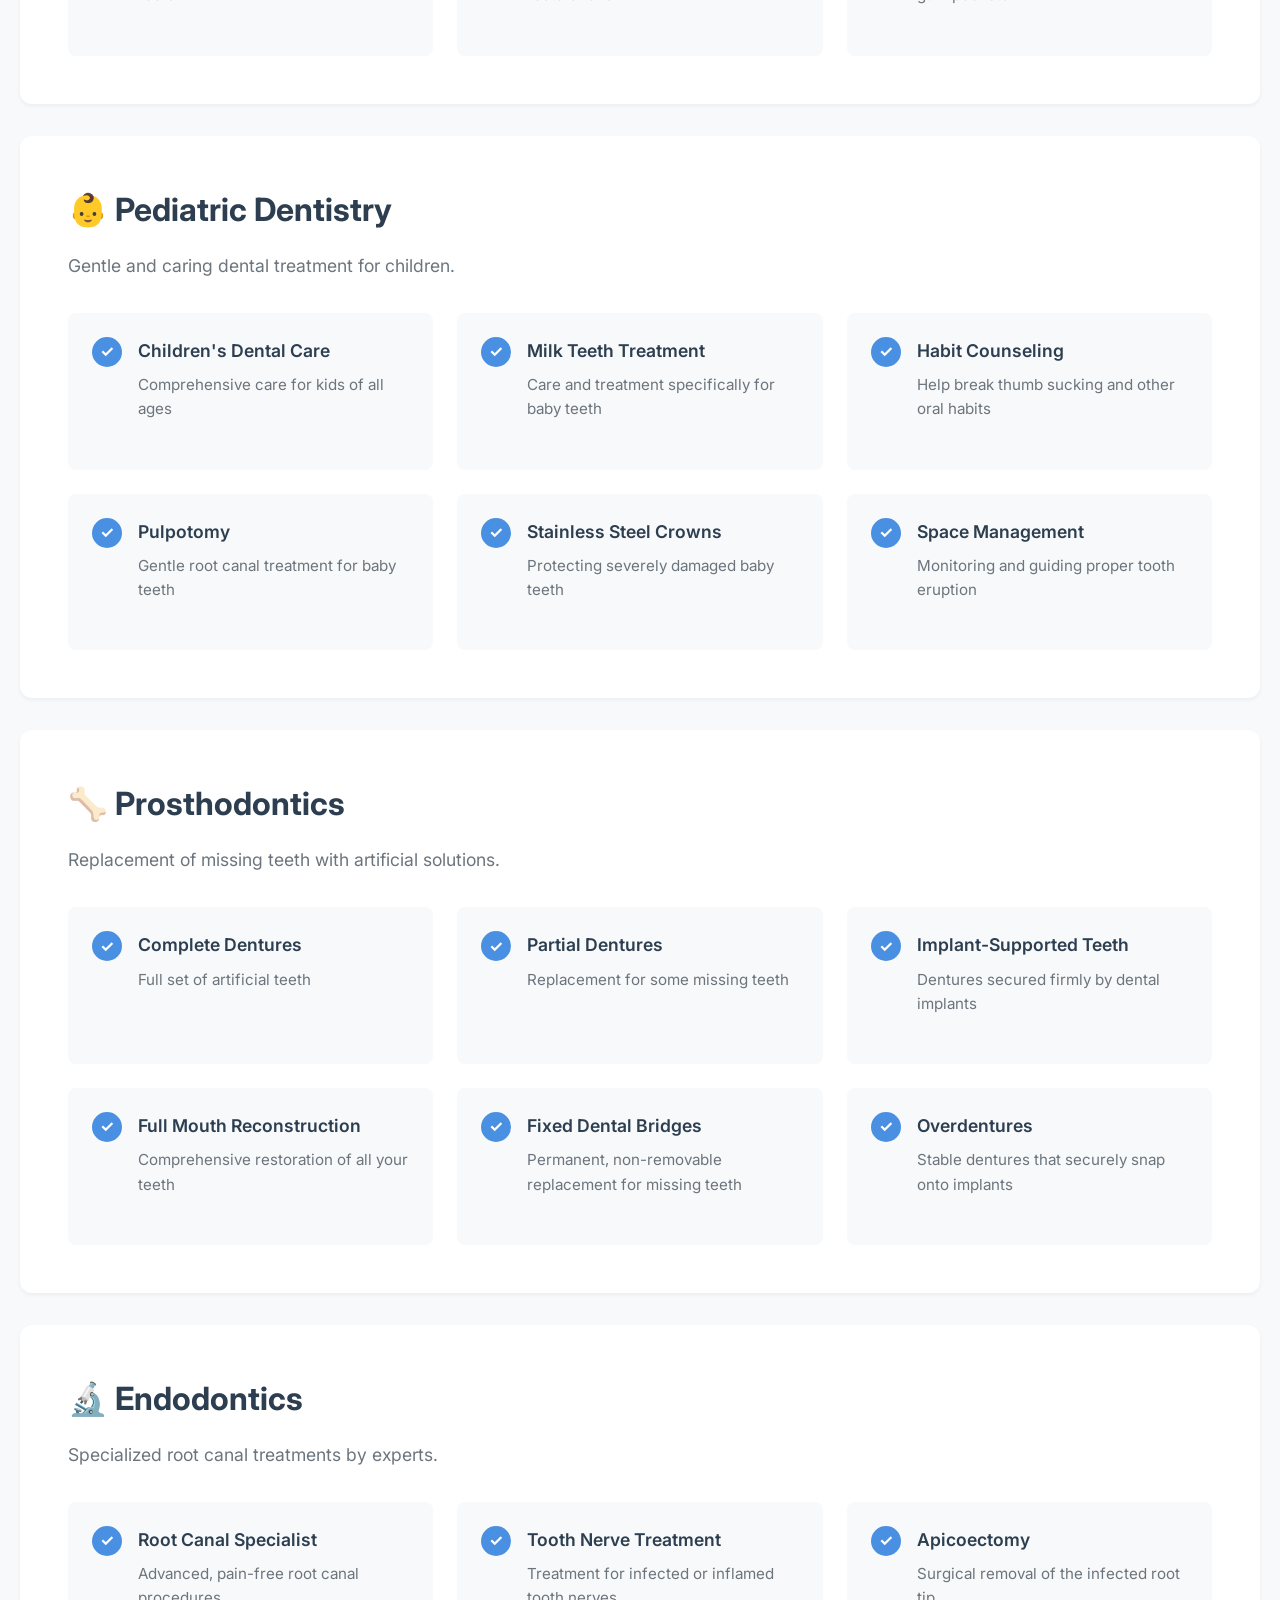
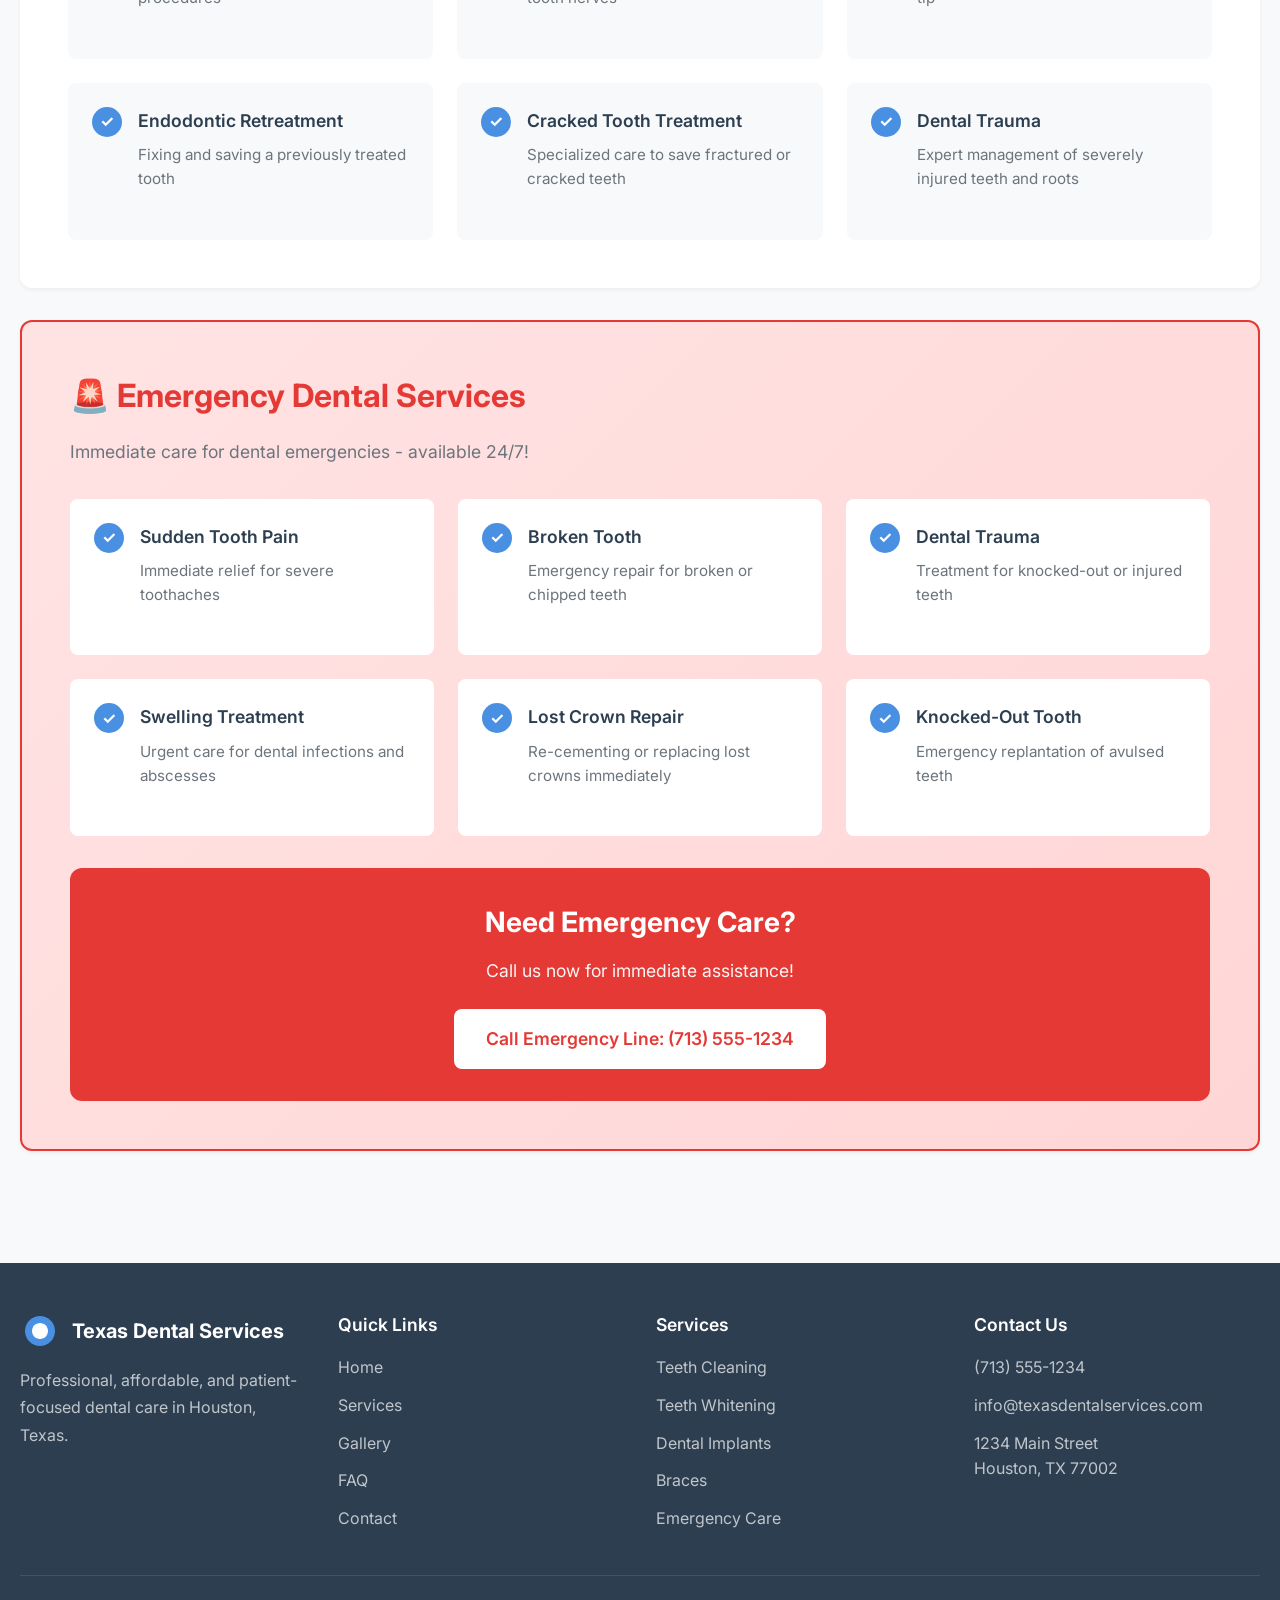
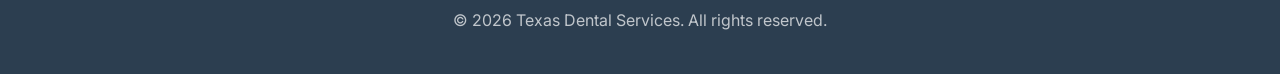
<file: services.html>
<!DOCTYPE html>
<html lang="en">

<head>
    <meta charset="UTF-8">
    <meta name="viewport" content="width=device-width, initial-scale=1.0, viewport-fit=cover">
    <meta name="description"
        content="Comprehensive dental services in Houston - Teeth cleaning, whitening, implants, braces, and emergency care at Texas Dental Services.">
    <meta name="keywords"
        content="dental services Houston, teeth cleaning, teeth whitening, dental implants, braces, emergency dental care">
    <title>Our Services - Texas Dental Services | Professional Dental Care in Houston</title>
    <meta property="og:title" content="Dental Services Houston TX | Texas Dental Services">
    <meta property="og:description" content="Comprehensive dental services including teeth cleaning, whitening, implants, orthodontics, pediatric dentistry and emergency care in Houston, TX.">
    <meta property="og:type" content="website">
    <meta property="og:url" content="https://www.texasdentalservices.com/services/">
    <meta name="twitter:card" content="summary_large_image">
    <meta name="twitter:title" content="Dental Services Houston TX | Texas Dental Services">
    <meta name="twitter:description" content="Comprehensive dental services including teeth cleaning, whitening, implants, orthodontics, pediatric dentistry and emergency care in Houston, TX.">
    <link rel="stylesheet" href="styles.css">
    <link rel="stylesheet" href="mobile.css">
    <link rel="preconnect" href="https://fonts.googleapis.com">
    <link rel="preconnect" href="https://fonts.gstatic.com" crossorigin>
    <link href="https://fonts.googleapis.com/css2?family=Inter:wght@300;400;500;600;700&display=swap" rel="stylesheet">
    <script type="application/ld+json">{"@context":"https://schema.org","@type":"MedicalWebPage","name":"Dental Services","url":"https://www.texasdentalservices.com/services/","description":"Comprehensive dental services in Houston TX"}</script>
</head>

<body>
    <!-- Navigation -->
    <nav class="navbar" id="navbar">
        <div class="container">
            <div class="nav-wrapper">
                <div class="logo">
                    <svg width="40" height="40" viewBox="0 0 40 40" fill="none" xmlns="http://www.w3.org/2000/svg">
                        <path
                            d="M20 5C11.716 5 5 11.716 5 20C5 28.284 11.716 35 20 35C28.284 35 35 28.284 35 20C35 11.716 28.284 5 20 5Z"
                            fill="#4A90E2" />
                        <path
                            d="M20 12C15.582 12 12 15.582 12 20C12 24.418 15.582 28 20 28C24.418 28 28 24.418 28 20C28 15.582 24.418 12 20 12Z"
                            fill="white" />
                        <path
                            d="M20 15C17.239 15 15 17.239 15 20C15 22.761 17.239 25 20 25C22.761 25 25 22.761 25 20C25 17.239 22.761 15 20 15Z"
                            fill="#4A90E2" />
                    </svg>
                    <span>Texas Dental Services</span>
                </div>
                <button class="mobile-menu-btn" id="mobileMenuBtn" aria-label="Toggle menu">
                    <span></span>
                    <span></span>
                    <span></span>
                </button>
                <ul class="nav-menu" id="navMenu">
                    <li><a href="index.html" class="nav-link">Home</a></li>
                    <li><a href="services.html" class="nav-link active">Services</a></li>
                    <li><a href="gallery.html" class="nav-link">Gallery</a></li>
                    <li><a href="faq.html" class="nav-link">FAQ</a></li>
                    <li><a href="contact.html" class="nav-link">Contact</a></li>
                    <li><a href="admin.html" class="nav-link admin-link" title="Admin Panel">
                        <svg width="16" height="16" viewBox="0 0 24 24" fill="none" xmlns="http://www.w3.org/2000/svg">
                            <path d="M12 15C13.6569 15 15 13.6569 15 12C15 10.3431 13.6569 9 12 9C10.3431 9 9 10.3431 9 12C9 13.6569 10.3431 15 12 15Z" stroke="currentColor" stroke-width="2"/>
                            <path d="M19.4 15C19.2669 15.3016 19.2272 15.6362 19.286 15.9606C19.3448 16.285 19.4995 16.5843 19.73 16.82L19.79 16.88C19.976 17.0657 20.1235 17.2863 20.2241 17.5291C20.3248 17.7719 20.3766 18.0322 20.3766 18.295C20.3766 18.5578 20.3248 18.8181 20.2241 19.0609C20.1235 19.3037 19.976 19.5243 19.79 19.71C19.6043 19.896 19.3837 20.0435 19.1409 20.1441C18.8981 20.2448 18.6378 20.2966 18.375 20.2966C18.1122 20.2966 17.8519 20.2448 17.6091 20.1441C17.3663 20.0435 17.1457 19.896 16.96 19.71L16.9 19.65C16.6643 19.4195 16.365 19.2648 16.0406 19.206C15.7162 19.1472 15.3816 19.1869 15.08 19.32C14.7842 19.4468 14.532 19.6572 14.3543 19.9255C14.1766 20.1938 14.0813 20.5082 14.08 20.83V21C14.08 21.5304 13.8693 22.0391 13.4942 22.4142C13.1191 22.7893 12.6104 23 12.08 23C11.5496 23 11.0409 22.7893 10.6658 22.4142C10.2907 22.0391 10.08 21.5304 10.08 21V20.91C10.0723 20.579 9.96512 20.2579 9.77251 19.9887C9.5799 19.7194 9.31074 19.5143 9 19.4C8.69838 19.2669 8.36381 19.2272 8.03941 19.286C7.71502 19.3448 7.41568 19.4995 7.18 19.73L7.12 19.79C6.93425 19.976 6.71368 20.1235 6.47088 20.2241C6.22808 20.3248 5.96783 20.3766 5.705 20.3766C5.44217 20.3766 5.18192 20.3248 4.93912 20.2241C4.69632 20.1235 4.47575 19.976 4.29 19.79C4.10405 19.6043 3.95653 19.3837 3.85588 19.1409C3.75523 18.8981 3.70343 18.6378 3.70343 18.375C3.70343 18.1122 3.75523 17.8519 3.85588 17.6091C3.95653 17.3663 4.10405 17.1457 4.29 16.96L4.35 16.9C4.58054 16.6643 4.73519 16.365 4.794 16.0406C4.85282 15.7162 4.81312 15.3816 4.68 15.08C4.55324 14.7842 4.34276 14.532 4.07447 14.3543C3.80618 14.1766 3.49179 14.0813 3.17 14.08H3C2.46957 14.08 1.96086 13.8693 1.58579 13.4942C1.21071 13.1191 1 12.6104 1 12.08C1 11.5496 1.21071 11.0409 1.58579 10.6658C1.96086 10.2907 2.46957 10.08 3 10.08H3.09C3.42099 10.0723 3.742 9.96512 4.01127 9.77251C4.28054 9.5799 4.48571 9.31074 4.6 9C4.73312 8.69838 4.77282 8.36381 4.714 8.03941C4.65519 7.71502 4.50054 7.41568 4.27 7.18L4.21 7.12C4.02405 6.93425 3.87653 6.71368 3.77588 6.47088C3.67523 6.22808 3.62343 5.96783 3.62343 5.705C3.62343 5.44217 3.67523 5.18192 3.77588 4.93912C3.87653 4.69632 4.02405 4.47575 4.21 4.29C4.39575 4.10405 4.61632 3.95653 4.85912 3.85588C5.10192 3.75523 5.36217 3.70343 5.625 3.70343C5.88783 3.70343 6.14808 3.75523 6.39088 3.85588C6.63368 3.95653 6.85425 4.10405 7.04 4.29L7.1 4.35C7.33568 4.58054 7.63502 4.73519 7.95941 4.794C8.28381 4.85282 8.61838 4.81312 8.92 4.68H9C9.29577 4.55324 9.54802 4.34276 9.72569 4.07447C9.90337 3.80618 9.99872 3.49179 10 3.17V3C10 2.46957 10.2107 1.96086 10.5858 1.58579C10.9609 1.21071 11.4696 1 12 1C12.5304 1 13.0391 1.21071 13.4142 1.58579C13.7893 1.96086 14 2.46957 14 3V3.09C14.0013 3.41179 14.0966 3.72618 14.2743 3.99447C14.452 4.26276 14.7042 4.47324 15 4.6C15.3016 4.73312 15.6362 4.77282 15.9606 4.714C16.285 4.65519 16.5843 4.50054 16.82 4.27L16.88 4.21C17.0657 4.02405 17.2863 3.87653 17.5291 3.77588C17.7719 3.67523 18.0322 3.62343 18.295 3.62343C18.5578 3.62343 18.8181 3.67523 19.0609 3.77588C19.3037 3.87653 19.5243 4.02405 19.71 4.21C19.896 4.39575 20.0435 4.61632 20.1441 4.85912C20.2448 5.10192 20.2966 5.36217 20.2966 5.625C20.2966 5.88783 20.2448 6.14808 20.1441 6.39088C20.0435 6.63368 19.896 6.85425 19.71 7.04L19.65 7.1C19.4195 7.33568 19.2648 7.63502 19.206 7.95941C19.1472 8.28381 19.1869 8.61838 19.32 8.92V9C19.4468 9.29577 19.6572 9.54802 19.9255 9.72569C20.1938 9.90337 20.5082 9.99872 20.83 10H21C21.5304 10 22.0391 10.2107 22.4142 10.5858C22.7893 10.9609 23 11.4696 23 12C23 12.5304 22.7893 13.0391 22.4142 13.4142C22.0391 13.7893 21.5304 14 21 14H20.91C20.5882 14.0013 20.2738 14.0966 20.0055 14.2743C19.7372 14.452 19.5268 14.7042 19.4 15Z" stroke="currentColor" stroke-width="2"/>
                        </svg>
                        Admin
                    </a></li>
                    <li><a href="tel:+17135551234" class="btn btn-primary">Call Now</a></li>
                </ul>
            </div>
        </div>
    </nav>

    <!-- Page Header -->
    <section class="page-header">
        <div class="container">
            <h1 class="page-title">Our Dental Services</h1>
            <p class="page-subtitle">Comprehensive dental care for the whole family</p>
        </div>
    </section>

    <!-- Services Categories -->
    <section class="services-categories">
        <div class="container">
            <div class="categories-grid">
                <div class="category-card" data-target="preventive" onclick="showCategory('preventive')">
                    <div class="category-icon">🛡️</div>
                    <img src="services images/Preventive Dentistry.jpg" alt="Preventive Dentistry"
                        class="category-card-img">
                    <h3>Preventive Dentistry</h3>
                    <p>Prevention & Cleaning</p>
                </div>
                <div class="category-card" data-target="restorative" onclick="showCategory('restorative')">
                    <div class="category-icon">🔧</div>
                    <img src="services images/Restorative Dentistry.jpg" alt="Restorative Dentistry"
                        class="category-card-img">
                    <h3>Restorative Dentistry</h3>
                    <p>Damage Repair</p>
                </div>
                <div class="category-card" data-target="cosmetic" onclick="showCategory('cosmetic')">
                    <div class="category-icon">✨</div>
                    <img src="services images/Cosmetic Dentistry.jpg" alt="Cosmetic Dentistry"
                        class="category-card-img">
                    <h3>Cosmetic Dentistry</h3>
                    <p>Beauty & Smile Improvement</p>
                </div>
                <div class="category-card" data-target="orthodontics" onclick="showCategory('orthodontics')">
                    <div class="category-icon">📐</div>
                    <img src="services images/Orthodontics.jpg" alt="Orthodontics" class="category-card-img">
                    <h3>Orthodontics</h3>
                    <p>Straightening Teeth</p>
                </div>
                <div class="category-card" data-target="oral-surgery" onclick="showCategory('oral-surgery')">
                    <div class="category-icon">🏥</div>
                    <img src="services images/Oral Surgery.jpg" alt="Oral Surgery" class="category-card-img">
                    <h3>Oral Surgery</h3>
                    <p>Surgical Procedures</p>
                </div>
                <div class="category-card" data-target="periodontics" onclick="showCategory('periodontics')">
                    <div class="category-icon">🦷</div>
                    <img src="services images/Periodontics.jpg" alt="Periodontics" class="category-card-img">
                    <h3>Periodontics</h3>
                    <p>Gum Treatment</p>
                </div>
                <div class="category-card" data-target="pediatric" onclick="showCategory('pediatric')">
                    <div class="category-icon">👶</div>
                    <img src="services images/Pediatric Dentistry.jpg" alt="Pediatric Dentistry"
                        class="category-card-img">
                    <h3>Pediatric Dentistry</h3>
                    <p>Children's Dental Care</p>
                </div>
                <div class="category-card" data-target="prosthodontics" onclick="showCategory('prosthodontics')">
                    <div class="category-icon">🦴</div>
                    <img src="services images/Prosthodontics.jpg" alt="Prosthodontics" class="category-card-img">
                    <h3>Prosthodontics</h3>
                    <p>Artificial Teeth</p>
                </div>
                <div class="category-card" data-target="endodontics" onclick="showCategory('endodontics')">
                    <div class="category-icon">🔬</div>
                    <img src="services images/Endodontics.jpg" alt="Endodontics" class="category-card-img">
                    <h3>Endodontics</h3>
                    <p>Root Canal Specialist</p>
                </div>
                <div class="category-card" data-target="emergency" onclick="showCategory('emergency')">
                    <div class="category-icon">🚨</div>
                    <img src="services images/dental emergency services.jpg" alt="Emergency Services"
                        class="category-card-img">
                    <h3>Emergency Services</h3>
                    <p>Urgent Dental Care</p>
                </div>
            </div>
        </div>
    </section>

    <!-- Services Detail Section -->
    <section class="services-detail">
        <div class="container" id="details-container">
            <!-- Preventive Dentistry -->
            <div class="service-category-section" id="preventive">
                <h2 class="category-heading">🛡️ Preventive Dentistry </h2>
                <p class="category-description">Prevention is better than cure. Regular checkups and cleanings keep your
                    teeth healthy.</p>

                <div class="services-list">
                    <div class="service-item">
                        <div class="service-item-icon">✓</div>
                        <div class="service-item-content">
                            <h4>Dental Checkup</h4>
                            <p>Complete oral examination to detect problems early</p>
                        </div>
                    </div>
                    <div class="service-item">
                        <div class="service-item-icon">✓</div>
                        <div class="service-item-content">
                            <h4>Teeth Cleaning / Scaling</h4>
                            <p>Professional cleaning to remove plaque and tartar</p>
                        </div>
                    </div>
                    <div class="service-item">
                        <div class="service-item-icon">✓</div>
                        <div class="service-item-content">
                            <h4>Fluoride Treatment</h4>
                            <p>Strengthens tooth enamel and prevents decay</p>
                        </div>
                    </div>
                    <div class="service-item">
                        <div class="service-item-icon">✓</div>
                        <div class="service-item-content">
                            <h4>Sealants</h4>
                            <p>Protective coating for teeth to prevent cavities</p>
                        </div>
                    </div>
                    <div class="service-item">
                        <div class="service-item-icon">✓</div>
                        <div class="service-item-content">
                            <h4>X-rays</h4>
                            <p>Digital imaging for accurate diagnosis</p>
                        </div>
                    </div>
                    <div class="service-item">
                        <div class="service-item-icon">✓</div>
                        <div class="service-item-content">
                            <h4>Oral Cancer Screening</h4>
                            <p>Comprehensive screening for complete oral health</p>
                        </div>
                    </div>
                </div>
            </div>

            <!-- Restorative Dentistry -->
            <div class="service-category-section" id="restorative">
                <h2 class="category-heading">🔧 Restorative Dentistry </h2>
                <p class="category-description">Restore damaged teeth to their natural function and appearance.</p>

                <div class="services-list">
                    <div class="service-item">
                        <div class="service-item-icon">✓</div>
                        <div class="service-item-content">
                            <h4>Fillings</h4>
                            <p>Tooth-colored fillings for cavities</p>
                        </div>
                    </div>
                    <div class="service-item">
                        <div class="service-item-icon">✓</div>
                        <div class="service-item-content">
                            <h4>Crowns</h4>
                            <p>Caps to cover and protect damaged teeth</p>
                        </div>
                    </div>
                    <div class="service-item">
                        <div class="service-item-icon">✓</div>
                        <div class="service-item-content">
                            <h4>Bridges</h4>
                            <p>Replace missing teeth with fixed prosthetics</p>
                        </div>
                    </div>
                    <div class="service-item">
                        <div class="service-item-icon">✓</div>
                        <div class="service-item-content">
                            <h4>Dentures</h4>
                            <p>Removable replacement for missing teeth</p>
                        </div>
                    </div>
                    <div class="service-item">
                        <div class="service-item-icon">✓</div>
                        <div class="service-item-content">
                            <h4>Root Canal Treatment</h4>
                            <p>Save infected teeth from extraction</p>
                        </div>
                    </div>
                    <div class="service-item">
                        <div class="service-item-icon">✓</div>
                        <div class="service-item-content">
                            <h4>Inlays & Onlays</h4>
                            <p>Custom restorations for partially damaged teeth</p>
                        </div>
                    </div>
                </div>
            </div>

            <!-- Cosmetic Dentistry -->
            <div class="service-category-section" id="cosmetic">
                <h2 class="category-heading">✨ Cosmetic Dentistry </h2>
                <p class="category-description">Enhance your smile and boost your confidence with cosmetic treatments.
                </p>

                <div class="services-list">
                    <div class="service-item">
                        <div class="service-item-icon">✓</div>
                        <div class="service-item-content">
                            <h4>Teeth Whitening</h4>
                            <p>Professional whitening for a brighter smile</p>
                        </div>
                    </div>
                    <div class="service-item">
                        <div class="service-item-icon">✓</div>
                        <div class="service-item-content">
                            <h4>Veneers</h4>
                            <p>Thin shells to cover imperfections</p>
                        </div>
                    </div>
                    <div class="service-item">
                        <div class="service-item-icon">✓</div>
                        <div class="service-item-content">
                            <h4>Smile Makeover</h4>
                            <p>Complete smile transformation</p>
                        </div>
                    </div>
                    <div class="service-item">
                        <div class="service-item-icon">✓</div>
                        <div class="service-item-content">
                            <h4>Bonding</h4>
                            <p>Repair chips and gaps with composite resin</p>
                        </div>
                    </div>
                    <div class="service-item">
                        <div class="service-item-icon">✓</div>
                        <div class="service-item-content">
                            <h4>Gum Contouring</h4>
                            <p>Reshaping the gum line for a balanced smile</p>
                        </div>
                    </div>
                    <div class="service-item">
                        <div class="service-item-icon">✓</div>
                        <div class="service-item-content">
                            <h4>Tooth Contouring</h4>
                            <p>Reshaping uneven or slightly chipped teeth</p>
                        </div>
                    </div>
                </div>
            </div>

            <!-- Orthodontics -->
            <div class="service-category-section" id="orthodontics">
                <h2 class="category-heading">📐 Orthodontics </h2>
                <p class="category-description">Straighten teeth and correct bite problems for a perfect smile.</p>

                <div class="services-list">
                    <div class="service-item">
                        <div class="service-item-icon">✓</div>
                        <div class="service-item-content">
                            <h4>Braces</h4>
                            <p>Traditional metal and ceramic braces</p>
                        </div>
                    </div>
                    <div class="service-item">
                        <div class="service-item-icon">✓</div>
                        <div class="service-item-content">
                            <h4>Invisalign / Clear Aligners</h4>
                            <p>Invisible teeth straightening solution</p>
                        </div>
                    </div>
                    <div class="service-item">
                        <div class="service-item-icon">✓</div>
                        <div class="service-item-content">
                            <h4>Bite Correction</h4>
                            <p>Fix overbite, underbite, and crossbite</p>
                        </div>
                    </div>
                    <div class="service-item">
                        <div class="service-item-icon">✓</div>
                        <div class="service-item-content">
                            <h4>Retainers</h4>
                            <p>Maintain perfectly straight teeth after braces</p>
                        </div>
                    </div>
                    <div class="service-item">
                        <div class="service-item-icon">✓</div>
                        <div class="service-item-content">
                            <h4>Space Maintainers</h4>
                            <p>Keep space open for permanent teeth to erupt</p>
                        </div>
                    </div>
                    <div class="service-item">
                        <div class="service-item-icon">✓</div>
                        <div class="service-item-content">
                            <h4>Palatal Expanders</h4>
                            <p>Widen the upper jaw for a proper bite alignment</p>
                        </div>
                    </div>
                </div>


            </div>

            <!-- Oral Surgery -->
            <div class="service-category-section" id="oral-surgery">
                <h2 class="category-heading">🏥 Oral Surgery</h2>
                <p class="category-description">Surgical procedures performed by experienced oral surgeons.</p>

                <div class="services-list">
                    <div class="service-item">
                        <div class="service-item-icon">✓</div>
                        <div class="service-item-content">
                            <h4>Tooth Extraction</h4>
                            <p>Safe removal of damaged or problematic teeth</p>
                        </div>
                    </div>
                    <div class="service-item">
                        <div class="service-item-icon">✓</div>
                        <div class="service-item-content">
                            <h4>Wisdom Tooth Removal</h4>
                            <p>Expert extraction of wisdom teeth</p>
                        </div>
                    </div>
                    <div class="service-item">
                        <div class="service-item-icon">✓</div>
                        <div class="service-item-content">
                            <h4>Dental Implants</h4>
                            <p>Permanent tooth replacement solution</p>
                        </div>
                    </div>
                    <div class="service-item">
                        <div class="service-item-icon">✓</div>
                        <div class="service-item-content">
                            <h4>Jaw Surgery</h4>
                            <p>Corrective jaw procedures for better function</p>
                        </div>
                    </div>
                    <div class="service-item">
                        <div class="service-item-icon">✓</div>
                        <div class="service-item-content">
                            <h4>Bone Grafting</h4>
                            <p>Building up jawbone strength for implants</p>
                        </div>
                    </div>
                    <div class="service-item">
                        <div class="service-item-icon">✓</div>
                        <div class="service-item-content">
                            <h4>Sinus Lift</h4>
                            <p>Adding bone to the upper jaw for secure implants</p>
                        </div>
                    </div>
                </div>
            </div>

            <!-- Periodontics -->
            <div class="service-category-section" id="periodontics">
                <h2 class="category-heading">🦷 Periodontics </h2>
                <p class="category-description">Specialized treatment for gum diseases and conditions.</p>

                <div class="services-list">
                    <div class="service-item">
                        <div class="service-item-icon">✓</div>
                        <div class="service-item-content">
                            <h4>Gum Disease Treatment</h4>
                            <p>Treatment for gingivitis and periodontitis</p>
                        </div>
                    </div>
                    <div class="service-item">
                        <div class="service-item-icon">✓</div>
                        <div class="service-item-content">
                            <h4>Deep Cleaning</h4>
                            <p>Scaling and root planing for optimal gum health</p>
                        </div>
                    </div>
                    <div class="service-item">
                        <div class="service-item-icon">✓</div>
                        <div class="service-item-content">
                            <h4>Gum Surgery</h4>
                            <p>Surgical treatment for advanced gum disease</p>
                        </div>
                    </div>
                    <div class="service-item">
                        <div class="service-item-icon">✓</div>
                        <div class="service-item-content">
                            <h4>Gum Grafting</h4>
                            <p>Treating receding gums and exposed roots</p>
                        </div>
                    </div>
                    <div class="service-item">
                        <div class="service-item-icon">✓</div>
                        <div class="service-item-content">
                            <h4>Crown Lengthening</h4>
                            <p>Exposing more tooth structure for restorations</p>
                        </div>
                    </div>
                    <div class="service-item">
                        <div class="service-item-icon">✓</div>
                        <div class="service-item-content">
                            <h4>Pocket Reduction</h4>
                            <p>Surgically treating deep, infected gum pockets</p>
                        </div>
                    </div>
                </div>
            </div>

            <!-- Pediatric Dentistry -->
            <div class="service-category-section" id="pediatric">
                <h2 class="category-heading">👶 Pediatric Dentistry </h2>
                <p class="category-description">Gentle and caring dental treatment for children.</p>

                <div class="services-list">
                    <div class="service-item">
                        <div class="service-item-icon">✓</div>
                        <div class="service-item-content">
                            <h4>Children's Dental Care</h4>
                            <p>Comprehensive care for kids of all ages</p>
                        </div>
                    </div>
                    <div class="service-item">
                        <div class="service-item-icon">✓</div>
                        <div class="service-item-content">
                            <h4>Milk Teeth Treatment</h4>
                            <p>Care and treatment specifically for baby teeth</p>
                        </div>
                    </div>
                    <div class="service-item">
                        <div class="service-item-icon">✓</div>
                        <div class="service-item-content">
                            <h4>Habit Counseling</h4>
                            <p>Help break thumb sucking and other oral habits</p>
                        </div>
                    </div>
                    <div class="service-item">
                        <div class="service-item-icon">✓</div>
                        <div class="service-item-content">
                            <h4>Pulpotomy</h4>
                            <p>Gentle root canal treatment for baby teeth</p>
                        </div>
                    </div>
                    <div class="service-item">
                        <div class="service-item-icon">✓</div>
                        <div class="service-item-content">
                            <h4>Stainless Steel Crowns</h4>
                            <p>Protecting severely damaged baby teeth</p>
                        </div>
                    </div>
                    <div class="service-item">
                        <div class="service-item-icon">✓</div>
                        <div class="service-item-content">
                            <h4>Space Management</h4>
                            <p>Monitoring and guiding proper tooth eruption</p>
                        </div>
                    </div>
                </div>
            </div>

            <!-- Prosthodontics -->
            <div class="service-category-section" id="prosthodontics">
                <h2 class="category-heading">🦴 Prosthodontics </h2>
                <p class="category-description">Replacement of missing teeth with artificial solutions.</p>

                <div class="services-list">
                    <div class="service-item">
                        <div class="service-item-icon">✓</div>
                        <div class="service-item-content">
                            <h4>Complete Dentures</h4>
                            <p>Full set of artificial teeth</p>
                        </div>
                    </div>
                    <div class="service-item">
                        <div class="service-item-icon">✓</div>
                        <div class="service-item-content">
                            <h4>Partial Dentures</h4>
                            <p>Replacement for some missing teeth</p>
                        </div>
                    </div>
                    <div class="service-item">
                        <div class="service-item-icon">✓</div>
                        <div class="service-item-content">
                            <h4>Implant-Supported Teeth</h4>
                            <p>Dentures secured firmly by dental implants</p>
                        </div>
                    </div>
                    <div class="service-item">
                        <div class="service-item-icon">✓</div>
                        <div class="service-item-content">
                            <h4>Full Mouth Reconstruction</h4>
                            <p>Comprehensive restoration of all your teeth</p>
                        </div>
                    </div>
                    <div class="service-item">
                        <div class="service-item-icon">✓</div>
                        <div class="service-item-content">
                            <h4>Fixed Dental Bridges</h4>
                            <p>Permanent, non-removable replacement for missing teeth</p>
                        </div>
                    </div>
                    <div class="service-item">
                        <div class="service-item-icon">✓</div>
                        <div class="service-item-content">
                            <h4>Overdentures</h4>
                            <p>Stable dentures that securely snap onto implants</p>
                        </div>
                    </div>
                </div>
            </div>

            <!-- Endodontics -->
            <div class="service-category-section" id="endodontics">
                <h2 class="category-heading">🔬 Endodontics</h2>
                <p class="category-description">Specialized root canal treatments by experts.</p>

                <div class="services-list">
                    <div class="service-item">
                        <div class="service-item-icon">✓</div>
                        <div class="service-item-content">
                            <h4>Root Canal Specialist</h4>
                            <p>Advanced, pain-free root canal procedures</p>
                        </div>
                    </div>
                    <div class="service-item">
                        <div class="service-item-icon">✓</div>
                        <div class="service-item-content">
                            <h4>Tooth Nerve Treatment</h4>
                            <p>Treatment for infected or inflamed tooth nerves</p>
                        </div>
                    </div>
                    <div class="service-item">
                        <div class="service-item-icon">✓</div>
                        <div class="service-item-content">
                            <h4>Apicoectomy</h4>
                            <p>Surgical removal of the infected root tip</p>
                        </div>
                    </div>
                    <div class="service-item">
                        <div class="service-item-icon">✓</div>
                        <div class="service-item-content">
                            <h4>Endodontic Retreatment</h4>
                            <p>Fixing and saving a previously treated tooth</p>
                        </div>
                    </div>
                    <div class="service-item">
                        <div class="service-item-icon">✓</div>
                        <div class="service-item-content">
                            <h4>Cracked Tooth Treatment</h4>
                            <p>Specialized care to save fractured or cracked teeth</p>
                        </div>
                    </div>
                    <div class="service-item">
                        <div class="service-item-icon">✓</div>
                        <div class="service-item-content">
                            <h4>Dental Trauma</h4>
                            <p>Expert management of severely injured teeth and roots</p>
                        </div>
                    </div>
                </div>
            </div>

            <!-- Emergency Services -->
            <div class="service-category-section emergency-section" id="emergency">
                <h2 class="category-heading">🚨 Emergency Dental Services</h2>
                <p class="category-description">Immediate care for dental emergencies - available 24/7!</p>

                <div class="services-list">
                    <div class="service-item">
                        <div class="service-item-icon">✓</div>
                        <div class="service-item-content">
                            <h4>Sudden Tooth Pain</h4>
                            <p>Immediate relief for severe toothaches</p>
                        </div>
                    </div>
                    <div class="service-item">
                        <div class="service-item-icon">✓</div>
                        <div class="service-item-content">
                            <h4>Broken Tooth</h4>
                            <p>Emergency repair for broken or chipped teeth</p>
                        </div>
                    </div>
                    <div class="service-item">
                        <div class="service-item-icon">✓</div>
                        <div class="service-item-content">
                            <h4>Dental Trauma</h4>
                            <p>Treatment for knocked-out or injured teeth</p>
                        </div>
                    </div>
                    <div class="service-item">
                        <div class="service-item-icon">✓</div>
                        <div class="service-item-content">
                            <h4>Swelling Treatment</h4>
                            <p>Urgent care for dental infections and abscesses</p>
                        </div>
                    </div>
                    <div class="service-item">
                        <div class="service-item-icon">✓</div>
                        <div class="service-item-content">
                            <h4>Lost Crown Repair</h4>
                            <p>Re-cementing or replacing lost crowns immediately</p>
                        </div>
                    </div>
                    <div class="service-item">
                        <div class="service-item-icon">✓</div>
                        <div class="service-item-content">
                            <h4>Knocked-Out Tooth</h4>
                            <p>Emergency replantation of avulsed teeth</p>
                        </div>
                    </div>
                </div>

                <div class="emergency-cta">
                    <h3>Need Emergency Care?</h3>
                    <p>Call us now for immediate assistance!</p>
                    <a href="tel:+17135551234" class="btn btn-primary btn-lg">Call Emergency Line: (713) 555-1234</a>
                </div>
            </div>
        </div>
    </section>



    <!-- Footer -->
    <footer class="footer">
        <div class="container">
            <div class="footer-content">
                <div class="footer-section">
                    <div class="footer-logo">
                        <svg width="40" height="40" viewBox="0 0 40 40" fill="none" xmlns="http://www.w3.org/2000/svg">
                            <path
                                d="M20 5C11.716 5 5 11.716 5 20C5 28.284 11.716 35 20 35C28.284 35 35 28.284 35 20C35 11.716 28.284 5 20 5Z"
                                fill="#4A90E2" />
                            <path
                                d="M20 12C15.582 12 12 15.582 12 20C12 24.418 15.582 28 20 28C24.418 28 28 24.418 28 20C28 15.582 24.418 12 20 12Z"
                                fill="white" />
                        </svg>
                        <span>Texas Dental Services</span>
                    </div>
                    <p class="footer-description">Professional, affordable, and patient-focused dental care in Houston,
                        Texas.</p>
                </div>
                <div class="footer-section">
                    <h4>Quick Links</h4>
                    <ul class="footer-links">
                        <li><a href="index.html">Home</a></li>
                        <li><a href="services.html">Services</a></li>
                        <li><a href="gallery.html">Gallery</a></li>
                        <li><a href="faq.html">FAQ</a></li>
                        <li><a href="contact.html">Contact</a></li>
                    </ul>
                </div>
                <div class="footer-section">
                    <h4>Services</h4>
                    <ul class="footer-links">
                        <li><a href="services.html">Teeth Cleaning</a></li>
                        <li><a href="services.html">Teeth Whitening</a></li>
                        <li><a href="services.html">Dental Implants</a></li>
                        <li><a href="services.html">Braces</a></li>
                        <li><a href="services.html">Emergency Care</a></li>
                    </ul>
                </div>
                <div class="footer-section">
                    <h4>Contact Us</h4>
                    <ul class="footer-contact">
                        <li>(713) 555-1234</li>
                        <li>info@texasdentalservices.com</li>
                        <li>1234 Main Street<br>Houston, TX 77002</li>
                    </ul>
                </div>
            </div>
            <div class="footer-bottom">
                <p>&copy; 2026 Texas Dental Services. All rights reserved.</p>
            </div>
        </div>
    </footer>

    <!-- Scroll to Top Button -->
    <button class="scroll-top" id="scrollTop" aria-label="Scroll to top">
        <svg width="24" height="24" viewBox="0 0 24 24" fill="none" xmlns="http://www.w3.org/2000/svg">
            <path d="M12 19V5M12 5L5 12M12 5L19 12" stroke="currentColor" stroke-width="2" stroke-linecap="round"
                stroke-linejoin="round" />
        </svg>
    </button>

    <script src="script.js"></script>
    <script>
        function showCategory(id) {
            // Remove active class from all cards
            document.querySelectorAll('.category-card').forEach(function (card) {
                card.classList.remove('active');
            });

            // Add active class to clicked card
            var activeCard = document.querySelector('.category-card[data-target="' + id + '"]');
            if (activeCard) {
                activeCard.classList.add('active');
            }

            // Scroll down to the details section smoothly
            var targetSection = document.getElementById(id);
            if (targetSection) {
                const offsetTop = targetSection.offsetTop - 80;
                window.scrollTo({
                    top: offsetTop,
                    behavior: 'smooth'
                });
            }
        }
    </script>
</body>

</html>
</file>
<file: styles.css>
/* Reset and Base Styles */
* {
    margin: 0;
    padding: 0;
    box-sizing: border-box;
}

:root {
    --primary-color: #4A90E2;
    --primary-dark: #357ABD;
    --secondary-color: #2C3E50;
    --text-dark: #2C3E50;
    --text-light: #6C757D;
    --bg-light: #F8F9FA;
    --bg-white: #FFFFFF;
    --border-color: #E9ECEF;
    --success-color: #28A745;
    --danger-color: #E53935;
    --shadow-sm: 0 2px 4px rgba(0, 0, 0, 0.05);
    --shadow-md: 0 4px 6px rgba(0, 0, 0, 0.07);
    --shadow-lg: 0 10px 25px rgba(0, 0, 0, 0.1);
    --transition: all 0.3s ease;
}

html {
    scroll-behavior: smooth;
}

body {
    font-family: 'Inter', -apple-system, BlinkMacSystemFont, 'Segoe UI', Roboto, Oxygen, Ubuntu, Cantarell, sans-serif;
    line-height: 1.6;
    color: var(--text-dark);
    background-color: var(--bg-white);
    overflow-x: hidden;
}

/* Paragraph spacing */
p {
    margin-bottom: 1.5rem;
}

.container {
    max-width: 1200px;
    margin: 0 auto;
    padding: 0 20px;
}

/* Navigation */
.navbar {
    position: fixed;
    top: 0;
    left: 0;
    right: 0;
    background: var(--bg-white);
    box-shadow: var(--shadow-sm);
    z-index: 1000;
    transition: var(--transition);
}

.navbar.scrolled {
    box-shadow: var(--shadow-md);
}

.nav-wrapper {
    display: flex;
    justify-content: space-between;
    align-items: center;
    padding: 1rem 0;
}

.logo {
    display: flex;
    align-items: center;
    gap: 0.75rem;
    font-size: 1.25rem;
    font-weight: 700;
    color: var(--text-dark);
}

.nav-menu {
    display: flex;
    list-style: none;
    align-items: center;
    gap: 2rem;
}

.nav-link {
    text-decoration: none;
    color: var(--text-dark);
    font-weight: 500;
    transition: var(--transition);
    position: relative;
}

.nav-link::after {
    content: '';
    position: absolute;
    bottom: -5px;
    left: 0;
    width: 0;
    height: 2px;
    background: var(--primary-color);
    transition: var(--transition);
}

.nav-link:hover {
    color: var(--primary-color);
}

.nav-link:hover::after {
    width: 100%;
}

/* Admin Link Styling */
.admin-link {
    display: flex;
    align-items: center;
    gap: 0.5rem;
    padding: 0.5rem 1rem;
    background: rgba(74, 144, 226, 0.1);
    border-radius: 8px;
    transition: var(--transition);
}

.admin-link:hover {
    background: rgba(74, 144, 226, 0.2);
    transform: translateY(-1px);
}

.admin-link svg {
    transition: var(--transition);
}

.admin-link:hover svg {
    transform: rotate(90deg);
}

.mobile-menu-btn {
    display: none;
    flex-direction: column;
    gap: 4px;
    background: none;
    border: none;
    cursor: pointer;
    padding: 5px;
}

.mobile-menu-btn span {
    width: 25px;
    height: 3px;
    background: var(--text-dark);
    transition: var(--transition);
}

/* Buttons */
.btn {
    display: inline-flex;
    align-items: center;
    justify-content: center;
    gap: 0.5rem;
    padding: 0.75rem 1.5rem;
    border: none;
    border-radius: 8px;
    font-weight: 600;
    text-decoration: none;
    cursor: pointer;
    transition: var(--transition);
    font-size: 1rem;
}

.btn-primary {
    background: var(--primary-color);
    color: white;
}

.btn-primary:hover {
    background: var(--primary-dark);
    transform: translateY(-2px);
    box-shadow: var(--shadow-md);
}

.btn-secondary {
    background: white;
    color: var(--primary-color);
    border: 2px solid var(--primary-color);
}

.btn-secondary:hover {
    background: var(--primary-color);
    color: white;
    transform: translateY(-2px);
}

.btn-lg {
    padding: 1rem 2rem;
    font-size: 1.1rem;
}

.btn-block {
    width: 100%;
}

/* Hero Section */
.hero {
    position: relative;
    min-height: 100vh;
    display: flex;
    align-items: center;
    padding-top: 80px;
    overflow: hidden;
}

.hero-background {
    position: absolute;
    top: 0;
    left: 0;
    right: 0;
    bottom: 0;
    background: linear-gradient(135deg, rgba(227, 242, 253, 0.95) 0%, rgba(187, 222, 251, 0.95) 50%, rgba(144, 202, 249, 0.95) 100%);
    z-index: -1;
}

.hero-image {
    position: absolute;
    top: 0;
    left: 0;
    width: 100%;
    height: 100%;
    object-fit: cover;
    z-index: -1;
    opacity: 0.3;
}

.hero-treatment-room {
    position: absolute;
    top: 25%;
    right: 8%;
    width: 450px;
    height: 300px;
    z-index: 2;
    border-radius: 10px;
    overflow: hidden;
    box-shadow: 0 10px 30px rgba(0, 0, 0, 0.3);
}

.treatment-room-image {
    width: 100%;
    height: 100%;
    object-fit: cover;
}

.hero-background::before {
    content: '';
    position: absolute;
    top: -50%;
    right: -20%;
    width: 800px;
    height: 800px;
    background: radial-gradient(circle, rgba(74, 144, 226, 0.1) 0%, transparent 70%);
    border-radius: 50%;
    animation: float 20s ease-in-out infinite;
}

.hero-background::after {
    content: '';
    position: absolute;
    bottom: -30%;
    left: -10%;
    width: 600px;
    height: 600px;
    background: radial-gradient(circle, rgba(255, 255, 255, 0.3) 0%, transparent 70%);
    border-radius: 50%;
    animation: float 15s ease-in-out infinite reverse;
}

@keyframes float {
    0%, 100% {
        transform: translate(0, 0) scale(1);
    }
    50% {
        transform: translate(30px, -30px) scale(1.1);
    }
}

.hero-content {
    max-width: 800px;
    text-align: center;
    margin: 0 auto;
    padding: 2rem 0;
}

.hero-title {
    font-size: 3.5rem;
    font-weight: 700;
    color: var(--text-dark);
    margin-bottom: 1.5rem;
    line-height: 1.2;
}

.hero-subtitle {
    font-size: 1.5rem;
    color: var(--text-light);
    margin-bottom: 2.5rem;
}

.hero-buttons {
    display: flex;
    gap: 1rem;
    justify-content: center;
    flex-wrap: wrap;
    margin-bottom: 3rem;
}

.hero-features {
    display: flex;
    gap: 2rem;
    justify-content: center;
    flex-wrap: wrap;
}

.feature-item {
    display: flex;
    align-items: center;
    gap: 0.5rem;
    color: var(--text-dark);
    font-weight: 500;
}

/* Animations */
.fade-in {
    animation: fadeIn 0.8s ease-out;
}

.fade-in-delay {
    animation: fadeIn 0.8s ease-out 0.2s both;
}

.fade-in-delay-2 {
    animation: fadeIn 0.8s ease-out 0.4s both;
}

.fade-in-delay-3 {
    animation: fadeIn 0.8s ease-out 0.6s both;
}

@keyframes fadeIn {
    from {
        opacity: 0;
        transform: translateY(20px);
    }
    to {
        opacity: 1;
        transform: translateY(0);
    }
}

/* Section Styles */
section {
    padding: 5rem 0;
}

.section-header {
    text-align: center;
    margin-bottom: 4rem;
}

.section-title {
    font-size: 2.5rem;
    font-weight: 700;
    color: var(--text-dark);
    margin-bottom: 1rem;
}

.section-subtitle {
    font-size: 1.25rem;
    color: var(--text-light);
}

/* Services Section */
.services {
    background: var(--bg-light);
}

/* Why Choose Us Section */
.why-choose-us {
    background: white;
    padding: 5rem 0;
}

.benefits-grid {
    display: grid;
    grid-template-columns: repeat(auto-fit, minmax(300px, 1fr));
    gap: 2.5rem;
}

.benefit-card {
    text-align: center;
    border-radius: 12px;
    transition: var(--transition);
    background: white;
    overflow: hidden;
    box-shadow: var(--shadow-sm);
}

.benefit-card:hover {
    transform: translateY(-10px);
    box-shadow: var(--shadow-lg);
}

.benefit-image {
    width: 100%;
    height: 200px;
    overflow: hidden;
    position: relative;
}

.benefit-image img {
    width: 100%;
    height: 100%;
    object-fit: cover;
    transition: var(--transition);
}

.benefit-card:hover .benefit-image img {
    transform: scale(1.1);
}

.benefit-content {
    padding: 2rem;
}

.benefit-icon {
    margin: -50px auto 1.5rem;
    display: flex;
    justify-content: center;
    position: relative;
    z-index: 1;
}

.benefit-icon svg {
    transition: var(--transition);
    filter: drop-shadow(0 4px 6px rgba(0, 0, 0, 0.1));
}

.benefit-card:hover .benefit-icon svg {
    transform: scale(1.1) rotate(5deg);
}

.benefit-title {
    font-size: 1.35rem;
    font-weight: 600;
    color: var(--text-dark);
    margin-bottom: 1rem;
}

.benefit-description {
    color: var(--text-light);
    line-height: 1.7;
    font-size: 1rem;
}

/* About Section */
.about {
    background: white;
}

.about-wrapper {
    display: grid;
    grid-template-columns: 1fr 1fr;
    gap: 4rem;
    align-items: center;
    margin-bottom: 4rem;
}

.about-title {
    font-size: 2.5rem;
    font-weight: 700;
    color: var(--text-dark);
    margin-bottom: 1.5rem;
}

.about-text {
    font-size: 1.1rem;
    color: var(--text-light);
    line-height: 1.8;
    margin-bottom: 2rem;
}

.about-stats {
    display: grid;
    grid-template-columns: repeat(2, 1fr);
    gap: 2rem;
}

.stat-item {
    text-align: center;
    padding: 1.5rem;
    background: var(--bg-light);
    border-radius: 12px;
}

.stat-number {
    font-size: 2.5rem;
    font-weight: 700;
    color: var(--primary-color);
    margin-bottom: 0.5rem;
}

.stat-label {
    color: var(--text-light);
    font-weight: 500;
}

.about-image {
    border-radius: 12px;
    overflow: hidden;
    box-shadow: var(--shadow-lg);
}

.about-image img {
    width: 100%;
    height: 100%;
    object-fit: cover;
    display: block;
}

/* Team Section */
.team-section {
    margin-top: 4rem;
}

.team-title {
    font-size: 2rem;
    font-weight: 700;
    color: var(--text-dark);
    text-align: center;
    margin-bottom: 3rem;
}

.team-grid {
    display: grid;
    grid-template-columns: repeat(auto-fit, minmax(250px, 1fr));
    gap: 2rem;
}

.team-member {
    text-align: center;
    background: white;
    padding: 2rem;
    border-radius: 12px;
    transition: var(--transition);
}

.team-member:hover {
    transform: translateY(-10px);
    box-shadow: var(--shadow-lg);
}

.team-image {
    width: 150px;
    height: 150px;
    margin: 0 auto 1.5rem;
    border-radius: 50%;
    overflow: hidden;
    border: 4px solid var(--primary-color);
}

.team-image img {
    width: 100%;
    height: 100%;
    object-fit: cover;
}

.team-name {
    font-size: 1.25rem;
    font-weight: 600;
    color: var(--text-dark);
    margin-bottom: 0.5rem;
}

.team-role {
    color: var(--primary-color);
    font-weight: 600;
    margin-bottom: 0.75rem;
}

.team-bio {
    color: var(--text-light);
    font-size: 0.95rem;
    line-height: 1.6;
}

.services-grid {
    display: grid;
    grid-template-columns: repeat(auto-fit, minmax(300px, 1fr));
    gap: 2rem;
}

.service-card {
    background: white;
    border-radius: 12px;
    box-shadow: var(--shadow-sm);
    transition: var(--transition);
    overflow: hidden;
}

.service-card:hover {
    transform: translateY(-10px);
    box-shadow: var(--shadow-lg);
}

.service-image {
    width: 100%;
    height: 200px;
    overflow: hidden;
    position: relative;
}

.service-image img {
    width: 100%;
    height: 100%;
    object-fit: cover;
    transition: var(--transition);
}

.service-card:hover .service-image img {
    transform: scale(1.1);
}

.service-icon {
    margin: 1.5rem 2rem 1rem 2rem;
}

.service-title {
    font-size: 1.5rem;
    font-weight: 600;
    color: var(--text-dark);
    margin: 0 2rem 1rem 2rem;
}

.service-description {
    color: var(--text-light);
    margin: 0 2rem 1.5rem 2rem;
    line-height: 1.7;
}

.service-features {
    list-style: none;
    padding: 0 2rem 2rem 2rem;
}

.service-features li {
    padding: 0.5rem 0;
    color: var(--text-light);
    position: relative;
    padding-left: 1.5rem;
}

.service-features li::before {
    content: '✓';
    position: absolute;
    left: 0;
    color: var(--primary-color);
    font-weight: bold;
}

/* Reviews Section */
.reviews {
    background: var(--bg-light);
}

.reviews-carousel-wrapper {
    position: relative;
    max-width: 1200px;
    margin: 0 auto;
    padding: 2rem 0;
}

.reviews-carousel {
    position: relative;
    height: 350px;
    perspective: 1000px;
    overflow: visible;
}

.reviews-track {
    position: relative;
    width: 100%;
    height: 100%;
    transform-style: preserve-3d;
}

.review-card {
    position: absolute;
    top: 50%;
    left: 50%;
    width: 100%;
    max-width: 500px;
    background: white;
    padding: 2.5rem;
    border-radius: 12px;
    box-shadow: var(--shadow-md);
    transition: all 0.6s cubic-bezier(0.4, 0, 0.2, 1);
    transform-origin: center center;
    /* initial hidden state */
    opacity: 0;
    transform: translate(-50%, -50%) scale(0.5) translateZ(-400px);
    z-index: 1;
}

/* Gallery Section */
.gallery {
    background: var(--bg-light);
}

.gallery-grid {
    display: grid;
    grid-template-columns: repeat(auto-fit, minmax(300px, 1fr));
    gap: 1.5rem;
}

.gallery-item {
    position: relative;
    border-radius: 12px;
    overflow: hidden;
    height: 300px;
    cursor: pointer;
    box-shadow: var(--shadow-sm);
    transition: var(--transition);
    display: block;
    text-decoration: none;
    color: inherit;
}

.gallery-item:hover {
    transform: translateY(-5px);
    box-shadow: var(--shadow-lg);
}

.gallery-item img {
    width: 100%;
    height: 100%;
    object-fit: cover;
    transition: var(--transition);
}

.gallery-item:hover img {
    transform: scale(1.1);
}

.gallery-overlay {
    position: absolute;
    bottom: 0;
    left: 0;
    right: 0;
    background: linear-gradient(to top, rgba(0, 0, 0, 0.9), rgba(0,0,0,0.4), transparent);
    padding: 2rem 1.5rem 1.5rem;
    transform: translateY(100%);
    transition: var(--transition);
}

.gallery-item:hover .gallery-overlay {
    transform: translateY(0);
}

.gallery-overlay h4 {
    color: white;
    font-size: 1.25rem;
    font-weight: 600;
    margin: 0 0 0.5rem 0;
}

.gallery-overlay p {
    color: rgba(255, 255, 255, 0.9);
    font-size: 0.95rem;
    margin: 0;
    line-height: 1.4;
}

/* FAQ Section */
.faq {
    background: white;
}

.faq-wrapper {
    max-width: 800px;
    margin: 0 auto;
}

.faq-item {
    background: white;
    border: 2px solid var(--border-color);
    border-radius: 12px;
    margin-bottom: 1rem;
    overflow: hidden;
    transition: var(--transition);
}

.faq-item:hover {
    border-color: var(--primary-color);
}

.faq-question {
    width: 100%;
    display: flex;
    justify-content: space-between;
    align-items: center;
    padding: 1.5rem;
    background: none;
    border: none;
    text-align: left;
    font-size: 1.1rem;
    font-weight: 600;
    color: var(--text-dark);
    cursor: pointer;
    transition: var(--transition);
}

.faq-question:hover {
    color: var(--primary-color);
}

.faq-icon {
    flex-shrink: 0;
    transition: var(--transition);
    color: var(--primary-color);
}

.faq-item.active .faq-icon {
    transform: rotate(180deg);
}

.faq-answer {
    max-height: 0;
    overflow: hidden;
    transition: max-height 0.3s ease;
}

.faq-item.active .faq-answer {
    max-height: 500px;
}

.faq-answer p {
    padding: 0 1.5rem 1.5rem;
    color: var(--text-light);
    line-height: 1.7;
    margin: 0;
}

.review-card {
    min-width: 100%;
    background: white;
    padding: 3rem;
    border-radius: 12px;
    box-shadow: var(--shadow-md);
    flex-shrink: 0;
    text-align: center;
}

.review-stars {
    font-size: 1.5rem;
    margin-bottom: 1.5rem;
    color: #FFC107;
    letter-spacing: 0.25rem;
}

.review-text {
    color: var(--text-light);
    line-height: 1.8;
    margin-bottom: 2rem;
    font-style: italic;
    font-size: 1.1rem;
    max-width: 700px;
    margin-left: auto;
    margin-right: auto;
}

.review-author {
    display: flex;
    align-items: center;
    gap: 1rem;
    justify-content: center;
}

.author-avatar {
    width: 50px;
    height: 50px;
    border-radius: 50%;
    background: var(--primary-color);
    color: white;
    display: flex;
    align-items: center;
    justify-content: center;
    font-weight: 600;
    font-size: 1.1rem;
}

.author-avatar-img {
    width: 60px;
    height: 60px;
    border-radius: 50%;
    object-fit: cover;
    border: 3px solid var(--primary-color);
}

.author-info {
    text-align: left;
}

.author-name {
    font-weight: 600;
    color: var(--text-dark);
    margin-bottom: 0.25rem;
    font-size: 1.1rem;
}

.author-location {
    color: var(--text-light);
    font-size: 0.9rem;
}

/* Contact Section */
.contact {
    background: var(--bg-light);
}

.contact-wrapper {
    display: grid;
    grid-template-columns: 1fr 1fr;
    gap: 3rem;
    align-items: start;
}

.contact-title {
    font-size: 2rem;
    font-weight: 700;
    color: var(--text-dark);
    margin-bottom: 1rem;
}

.contact-description {
    color: var(--text-light);
    margin-bottom: 2rem;
    line-height: 1.7;
}

.contact-details {
    display: flex;
    flex-direction: column;
    gap: 1.5rem;
}

.contact-item {
    display: flex;
    gap: 1rem;
    align-items: start;
}

.contact-item svg {
    flex-shrink: 0;
    margin-top: 0.25rem;
}

.contact-item h4 {
    font-weight: 600;
    color: var(--text-dark);
    margin-bottom: 0.5rem;
}

.contact-item p,
.contact-item a {
    color: var(--text-light);
    text-decoration: none;
    transition: var(--transition);
}

.contact-item a:hover {
    color: var(--primary-color);
}

.contact-form-wrapper {
    background: white;
    padding: 2.5rem;
    border-radius: 12px;
    box-shadow: var(--shadow-md);
}

.contact-form h3 {
    font-size: 1.5rem;
    font-weight: 600;
    color: var(--text-dark);
    margin-bottom: 1.5rem;
}

.form-group {
    margin-bottom: 1.5rem;
}

.form-group label {
    display: block;
    font-weight: 500;
    color: var(--text-dark);
    margin-bottom: 0.5rem;
}

.form-group input,
.form-group select,
.form-group textarea {
    width: 100%;
    padding: 0.75rem;
    border: 2px solid var(--border-color);
    border-radius: 8px;
    font-family: inherit;
    font-size: 1rem;
    transition: var(--transition);
}

.form-group input:focus,
.form-group select:focus,
.form-group textarea:focus {
    outline: none;
    border-color: var(--primary-color);
}

.form-group textarea {
    resize: vertical;
}

/* Form Row for side-by-side fields */
.form-row {
    display: grid;
    grid-template-columns: 1fr 1fr;
    gap: 1rem;
}

@media (max-width: 640px) {
    .form-row {
        grid-template-columns: 1fr;
        gap: 0;
    }
}

/* Footer */
.footer {
    background: var(--secondary-color);
    color: white;
    padding: 3rem 0 1rem;
}

.footer-content {
    display: grid;
    grid-template-columns: repeat(auto-fit, minmax(250px, 1fr));
    gap: 2rem;
    margin-bottom: 2rem;
}

.footer-logo {
    display: flex;
    align-items: center;
    gap: 0.75rem;
    font-size: 1.25rem;
    font-weight: 700;
    margin-bottom: 1rem;
}

.footer-description {
    color: rgba(255, 255, 255, 0.7);
    line-height: 1.7;
}

.footer-section h4 {
    font-size: 1.1rem;
    font-weight: 600;
    margin-bottom: 1rem;
}

.footer-links,
.footer-contact {
    list-style: none;
}

.footer-links li,
.footer-contact li {
    margin-bottom: 0.75rem;
}

.footer-links a {
    color: rgba(255, 255, 255, 0.7);
    text-decoration: none;
    transition: var(--transition);
}

.footer-links a:hover {
    color: white;
}

.footer-contact li {
    color: rgba(255, 255, 255, 0.7);
}

.footer-bottom {
    text-align: center;
    padding-top: 2rem;
    border-top: 1px solid rgba(255, 255, 255, 0.1);
    color: rgba(255, 255, 255, 0.7);
}

/* Scroll to Top Button */
.scroll-top {
    position: fixed;
    bottom: 2rem;
    right: 2rem;
    width: 50px;
    height: 50px;
    background: var(--primary-color);
    color: white;
    border: none;
    border-radius: 50%;
    cursor: pointer;
    display: flex;
    align-items: center;
    justify-content: center;
    opacity: 0;
    visibility: hidden;
    transition: var(--transition);
    box-shadow: var(--shadow-md);
    z-index: 999;
}

.scroll-top.visible {
    opacity: 1;
    visibility: visible;
}

.scroll-top:hover {
    background: var(--primary-dark);
    transform: translateY(-5px);
}

/* Responsive Design */
@media (max-width: 968px) {
    .mobile-menu-btn {
        display: flex;
    }

    .mobile-menu-btn.active span:nth-child(1) {
        transform: rotate(45deg) translate(5px, 5px);
    }

    .mobile-menu-btn.active span:nth-child(2) {
        opacity: 0;
    }

    .mobile-menu-btn.active span:nth-child(3) {
        transform: rotate(-45deg) translate(7px, -6px);
    }

    .hero-title {
        font-size: 2.5rem;
    }

    .hero-subtitle {
        font-size: 1.25rem;
    }

    .contact-wrapper {
        grid-template-columns: 1fr;
    }

    .about-wrapper {
        grid-template-columns: 1fr;
    }

    .about-stats {
        grid-template-columns: repeat(2, 1fr);
        gap: 1rem;
    }

    .benefits-grid {
        grid-template-columns: repeat(2, 1fr);
        gap: 2rem;
    }

    .section-title {
        font-size: 2rem;
    }

    .team-grid {
        grid-template-columns: repeat(2, 1fr);
    }
}

@media (max-width: 640px) {
    .hero-title {
        font-size: 2rem;
    }

    .hero-subtitle {
        font-size: 1.1rem;
    }

    .hero-buttons {
        flex-direction: column;
        width: 100%;
    }

    .hero-buttons .btn {
        width: 100%;
    }

    .hero-features {
        flex-direction: column;
        align-items: center;
    }

    .hero-treatment-room {
        width: 350px;
        height: 220px;
        top: 20%;
        right: 3%;
    }

    .services-grid {
        grid-template-columns: 1fr;
    }

    .benefits-grid {
        grid-template-columns: 1fr;
    }

    .contact-form-wrapper {
        padding: 1.5rem;
    }

    .about-stats {
        grid-template-columns: 1fr;
    }

    .stat-item {
        padding: 1rem;
    }

    .stat-number {
        font-size: 2rem;
    }

    .team-grid {
        grid-template-columns: 1fr;
    }

    .reviews-carousel-wrapper {
        padding: 0 50px;
    }

    .carousel-btn {
        width: 40px;
        height: 40px;
    }

    .review-card {
        padding: 2rem 1.5rem;
    }

    .review-text {
        font-size: 1rem;
    }

    section {
        padding: 3rem 0;
    }

    .section-header {
        margin-bottom: 2rem;
    }
}

/* Loading Animation */
@keyframes pulse {
    0%, 100% {
        opacity: 1;
    }
    50% {
        opacity: 0.5;
    }
}

/* Accessibility */
.sr-only {
    position: absolute;
    width: 1px;
    height: 1px;
    padding: 0;
    margin: -1px;
    overflow: hidden;
    clip: rect(0, 0, 0, 0);
    white-space: nowrap;
    border-width: 0;
}

/* Print Styles */
@media print {
    .navbar,
    .hero-buttons,
    .scroll-top,
    .contact-form-wrapper {
        display: none;
    }
}

/* Lightbox */
.lightbox {
    position: fixed;
    top: 0;
    left: 0;
    right: 0;
    bottom: 0;
    background: rgba(0, 0, 0, 0.95);
    display: flex;
    align-items: center;
    justify-content: center;
    z-index: 10000;
    padding: 2rem;
    animation: fadeIn 0.3s ease;
}

.lightbox-content {
    position: relative;
    max-width: 1200px;
    max-height: 90vh;
    text-align: center;
}

.lightbox-content img {
    max-width: 100%;
    max-height: 80vh;
    border-radius: 12px;
    box-shadow: var(--shadow-lg);
}

.lightbox-content h3 {
    color: white;
    margin-top: 1.5rem;
    font-size: 1.5rem;
    margin-bottom: 0.5rem;
}

.lightbox-content p {
    color: rgba(255, 255, 255, 0.8);
    font-size: 1.1rem;
    max-width: 600px;
    margin: 0 auto;
    line-height: 1.5;
}

.lightbox-close {
    position: absolute;
    top: -50px;
    right: 0;
    background: white;
    border: none;
    width: 40px;
    height: 40px;
    border-radius: 50%;
    font-size: 2rem;
    cursor: pointer;
    display: flex;
    align-items: center;
    justify-content: center;
    color: var(--text-dark);
    transition: var(--transition);
}

.lightbox-close:hover {
    background: var(--primary-color);
    color: white;
    transform: rotate(90deg);
}

/* Page Header */
.page-header {
    background: linear-gradient(135deg, #E3F2FD 0%, #BBDEFB 50%, #90CAF9 100%);
    padding: 8rem 0 4rem;
    text-align: center;
    margin-top: 70px;
}

.page-title {
    font-size: 3rem;
    font-weight: 700;
    color: var(--text-dark);
    margin-bottom: 1rem;
}

.page-subtitle {
    font-size: 1.5rem;
    color: var(--text-light);
}

/* Services Detail Page */
.services-detail {
    padding: 5rem 0;
    background: var(--bg-light);
}

/* Service Detail Section */
.service-detail-section {
    margin-top: 3rem;
    padding: 2.5rem;
    background: white;
    border-radius: 12px;
    box-shadow: var(--shadow-md);
    border-left: 4px solid var(--primary-color);
}

.service-detail-title {
    font-size: 1.75rem;
    font-weight: 600;
    color: var(--text-dark);
    margin-bottom: 2rem;
    padding-bottom: 1rem;
    border-bottom: 2px solid var(--border-color);
}

.service-detail-content {
    line-height: 1.8;
}

.service-detail-content p {
    font-size: 1.05rem;
    color: var(--text-light);
    text-align: justify;
}

.service-detail-card {
    display: grid;
    grid-template-columns: 1fr 1fr;
    gap: 3rem;
    align-items: center;
    background: white;
    border-radius: 12px;
    overflow: hidden;
    margin-bottom: 3rem;
    box-shadow: var(--shadow-md);
}

.service-detail-card.reverse {
    direction: rtl;
}

.service-detail-card.reverse > * {
    direction: ltr;
}

.service-detail-image {
    height: 100%;
    min-height: 400px;
}

.service-detail-image img {
    width: 100%;
    height: 100%;
    object-fit: cover;
}

.service-detail-content {
    padding: 3rem;
}

.service-detail-title {
    font-size: 2rem;
    font-weight: 700;
    color: var(--text-dark);
    margin-bottom: 1.5rem;
}

.service-detail-description {
    font-size: 1.1rem;
    color: var(--text-light);
    line-height: 1.8;
    margin-bottom: 2rem;
}

.service-detail-content h3 {
    font-size: 1.5rem;
    font-weight: 600;
    color: var(--text-dark);
    margin-bottom: 1rem;
}

.service-detail-list {
    list-style: none;
    margin-bottom: 2rem;
}

.service-detail-list li {
    padding: 0.75rem 0;
    color: var(--text-light);
    position: relative;
    padding-left: 2rem;
    font-size: 1.05rem;
}

.service-detail-list li::before {
    content: '✓';
    position: absolute;
    left: 0;
    color: var(--primary-color);
    font-weight: bold;
    font-size: 1.2rem;
}

.service-detail-info {
    display: grid;
    grid-template-columns: repeat(auto-fit, minmax(200px, 1fr));
    gap: 1rem;
    margin-bottom: 2rem;
    padding: 1.5rem;
    background: var(--bg-light);
    border-radius: 8px;
}

.info-item {
    font-size: 1rem;
    color: var(--text-light);
}

.info-item strong {
    display: block;
    color: var(--text-dark);
    font-weight: 600;
    margin-bottom: 0.25rem;
}

/* CTA Section */
.cta-section {
    background: var(--primary-color);
    padding: 5rem 0;
    text-align: center;
    color: white;
}

.cta-title {
    font-size: 2.5rem;
    font-weight: 700;
    margin-bottom: 1rem;
}

.cta-description {
    font-size: 1.25rem;
    margin-bottom: 2rem;
    opacity: 0.95;
}

.cta-buttons {
    display: flex;
    gap: 1rem;
    justify-content: center;
    flex-wrap: wrap;
}

.cta-section .btn-secondary {
    background: white;
    color: var(--primary-color);
    border: 2px solid white;
}

.cta-section .btn-secondary:hover {
    background: transparent;
    color: white;
}

/* Active Nav Link */
.nav-link.active {
    color: var(--primary-color);
}

.nav-link.active::after {
    width: 100%;
}

/* Responsive for Services Detail */
@media (max-width: 968px) {
    .service-detail-card,
    .service-detail-card.reverse {
        grid-template-columns: 1fr;
        direction: ltr;
    }

    .service-detail-image {
        min-height: 300px;
    }

    .service-detail-content {
        padding: 2rem;
    }

    .page-title {
        font-size: 2.5rem;
    }

    .page-subtitle {
        font-size: 1.25rem;
    }
}

@media (max-width: 640px) {
    .page-header {
        padding: 6rem 0 3rem;
    }

    .page-title {
        font-size: 2rem;
    }

    .page-subtitle {
        font-size: 1.1rem;
    }

    .service-detail-content {
        padding: 1.5rem;
    }

    .service-detail-title {
        font-size: 1.75rem;
    }

    .service-detail-info {
        grid-template-columns: 1fr;
    }

    .cta-title {
        font-size: 2rem;
    }

    .cta-description {
        font-size: 1.1rem;
    }

    .cta-buttons {
        flex-direction: column;
        width: 100%;
    }

    .cta-buttons .btn {
        width: 100%;
    }
}

/* Gallery Page */
.gallery-page {
    padding: 5rem 0;
    background: var(--bg-light);
}

.gallery-filters {
    display: flex;
    justify-content: center;
    gap: 1rem;
    margin-bottom: 3rem;
    flex-wrap: wrap;
}

.filter-btn {
    padding: 0.75rem 2rem;
    border: 2px solid var(--primary-color);
    background: white;
    color: var(--primary-color);
    border-radius: 50px;
    font-weight: 600;
    cursor: pointer;
    transition: var(--transition);
}

.filter-btn:hover,
.filter-btn.active {
    background: var(--primary-color);
    color: white;
}

.gallery-grid-full {
    display: grid;
    grid-template-columns: repeat(auto-fill, minmax(350px, 1fr));
    gap: 2rem;
}

.gallery-item-full {
    position: relative;
    border-radius: 12px;
    overflow: hidden;
    height: 350px;
    cursor: pointer;
    box-shadow: var(--shadow-md);
    transition: var(--transition);
}

.gallery-item-full.hidden {
    display: none;
}

.gallery-item-full:hover {
    transform: translateY(-10px);
    box-shadow: var(--shadow-lg);
}

.gallery-item-full img {
    width: 100%;
    height: 100%;
    object-fit: cover;
    transition: var(--transition);
}

.gallery-item-full:hover img {
    transform: scale(1.1);
}

.gallery-overlay-full {
    position: absolute;
    bottom: 0;
    left: 0;
    right: 0;
    background: linear-gradient(to top, rgba(0, 0, 0, 0.9), transparent);
    padding: 3rem 1.5rem 1.5rem;
    transform: translateY(100%);
    transition: var(--transition);
}

.gallery-item-full:hover .gallery-overlay-full {
    transform: translateY(0);
}

.gallery-overlay-full h3 {
    color: white;
    font-size: 1.5rem;
    font-weight: 600;
    margin-bottom: 0.5rem;
}

.gallery-overlay-full p {
    color: rgba(255, 255, 255, 0.9);
    font-size: 1rem;
}

@media (max-width: 968px) {
    .gallery-grid-full {
        grid-template-columns: repeat(auto-fill, minmax(300px, 1fr));
    }
}

@media (max-width: 640px) {
    .gallery-grid-full {
        grid-template-columns: 1fr;
    }

    .gallery-item-full {
        height: 300px;
    }

    .filter-btn {
        padding: 0.6rem 1.5rem;
        font-size: 0.9rem;
    }
}

/* Reviews Page */
.rating-summary {
    margin-top: 2rem;
    text-align: center;
}

.rating-stars-large {
    font-size: 2.5rem;
    color: #FFC107;
    letter-spacing: 0.5rem;
    margin-bottom: 1rem;
}

.rating-text {
    font-size: 1.25rem;
    color: var(--text-dark);
    font-weight: 600;
}

.reviews-page {
    padding: 5rem 0;
    background: var(--bg-light);
}

.reviews-grid-page {
    display: grid;
    grid-template-columns: repeat(auto-fill, minmax(400px, 1fr));
    gap: 2rem;
}

.review-card-page {
    background: white;
    padding: 2.5rem;
    border-radius: 12px;
    box-shadow: var(--shadow-md);
    transition: var(--transition);
}

.review-card-page:hover {
    transform: translateY(-5px);
    box-shadow: var(--shadow-lg);
}

.review-header {
    display: flex;
    gap: 1.5rem;
    margin-bottom: 1.5rem;
}

.review-avatar {
    width: 70px;
    height: 70px;
    border-radius: 50%;
    object-fit: cover;
    border: 3px solid var(--primary-color);
    flex-shrink: 0;
}

.review-author-info {
    flex: 1;
}

.review-author-name {
    font-size: 1.25rem;
    font-weight: 600;
    color: var(--text-dark);
    margin-bottom: 0.25rem;
}

.review-location {
    color: var(--text-light);
    font-size: 0.95rem;
    margin-bottom: 0.5rem;
}

.review-text-page {
    color: var(--text-light);
    line-height: 1.8;
    font-size: 1.05rem;
    margin-bottom: 1rem;
}

.review-date {
    color: var(--text-light);
    font-size: 0.9rem;
    font-style: italic;
}

@media (max-width: 968px) {
    .reviews-grid-page {
        grid-template-columns: repeat(auto-fill, minmax(350px, 1fr));
    }

    .rating-stars-large {
        font-size: 2rem;
    }
}

@media (max-width: 640px) {
    .reviews-grid-page {
        grid-template-columns: 1fr;
    }

    .review-card-page {
        padding: 2rem;
    }

    .review-avatar {
        width: 60px;
        height: 60px;
    }

    .rating-stars-large {
        font-size: 1.75rem;
        letter-spacing: 0.25rem;
    }

    .rating-text {
        font-size: 1.1rem;
    }
}

/* Contact Page */
.contact-page {
    padding: 5rem 0;
    background: var(--bg-light);
}

.contact-page-wrapper {
    display: grid;
    grid-template-columns: 1.5fr 1fr;
    gap: 4rem;
}

.section-title-small {
    font-size: 2rem;
    font-weight: 700;
    color: var(--text-dark);
    margin-bottom: 1rem;
}

.section-description {
    color: var(--text-light);
    margin-bottom: 2rem;
    font-size: 1.1rem;
}

.contact-form-section {
    background: white;
    padding: 3rem;
    border-radius: 12px;
    box-shadow: var(--shadow-md);
}

.contact-form-full {
    display: flex;
    flex-direction: column;
    gap: 1.5rem;
}

.form-row {
    display: grid;
    grid-template-columns: 1fr 1fr;
    gap: 1.5rem;
}

.form-note {
    text-align: center;
    color: var(--text-light);
    font-size: 0.9rem;
    margin-top: 1rem;
}

.contact-info-section {
    display: flex;
    flex-direction: column;
    gap: 1.5rem;
}

.contact-info-card {
    background: white;
    padding: 2rem;
    border-radius: 12px;
    box-shadow: var(--shadow-sm);
    display: flex;
    gap: 1.5rem;
    transition: var(--transition);
}

.contact-info-card:hover {
    box-shadow: var(--shadow-md);
    transform: translateY(-3px);
}

.contact-info-icon {
    flex-shrink: 0;
    width: 60px;
    height: 60px;
    background: var(--bg-light);
    border-radius: 12px;
    display: flex;
    align-items: center;
    justify-content: center;
}

.contact-info-content h3 {
    font-size: 1.25rem;
    font-weight: 600;
    color: var(--text-dark);
    margin-bottom: 0.5rem;
}

.contact-link {
    color: var(--primary-color);
    text-decoration: none;
    font-weight: 600;
    font-size: 1.1rem;
    transition: var(--transition);
}

.contact-link:hover {
    color: var(--primary-dark);
}

.contact-address {
    color: var(--text-light);
    line-height: 1.7;
    margin-bottom: 0.5rem;
}

.contact-info-note {
    color: var(--text-light);
    font-size: 0.9rem;
    margin-top: 0.5rem;
}

.hours-list {
    display: flex;
    flex-direction: column;
    gap: 0.75rem;
}

.hours-item {
    display: flex;
    justify-content: space-between;
    align-items: center;
    color: var(--text-light);
}

.hours-item strong {
    color: var(--text-dark);
}

.emergency-notice {
    background: linear-gradient(135deg, #E53935 0%, #C62828 100%);
    color: white;
    padding: 2rem;
    border-radius: 12px;
    text-align: center;
    box-shadow: var(--shadow-md);
}

.emergency-notice h3 {
    font-size: 1.5rem;
    margin-bottom: 0.75rem;
}

.emergency-notice p {
    margin-bottom: 1.5rem;
    opacity: 0.95;
}

.emergency-notice .btn {
    background: white;
    color: #E53935;
    border: none;
}

.emergency-notice .btn:hover {
    background: var(--bg-light);
    transform: translateY(-2px);
}

/* Map Section */
.map-section {
    width: 100%;
    height: 450px;
}

.map-placeholder {
    width: 100%;
    height: 100%;
}

.map-placeholder iframe {
    width: 100%;
    height: 100%;
    display: block;
}

/* Responsive Contact Page */
@media (max-width: 968px) {
    .contact-page-wrapper {
        grid-template-columns: 1fr;
        gap: 3rem;
    }

    .contact-form-section {
        padding: 2rem;
    }

    .form-row {
        grid-template-columns: 1fr;
        gap: 1.5rem;
    }
}

@media (max-width: 640px) {
    .contact-form-section {
        padding: 1.5rem;
    }

    .section-title-small {
        font-size: 1.75rem;
    }

    .contact-info-card {
        flex-direction: column;
        text-align: center;
    }

    .contact-info-icon {
        margin: 0 auto;
    }

    .hours-item {
        flex-direction: column;
        gap: 0.25rem;
        text-align: center;
    }

    .map-section {
        height: 300px;
    }
}

/* Services Categories Grid */
.services-categories {
    padding: 3rem 0;
    background: white;
}

.categories-grid {
    display: grid;
    grid-template-columns: repeat(auto-fit, minmax(200px, 1fr));
    gap: 1.5rem;
}

.category-card {
    text-align: center;
    padding: 2rem 1.5rem;
    background: var(--bg-light);
    border-radius: 12px;
    transition: var(--transition);
    cursor: pointer;
}

.category-card:hover {
    background: var(--primary-color);
    color: white;
    transform: translateY(-5px);
    box-shadow: var(--shadow-lg);
}

.category-icon {
    font-size: 3rem;
    margin-bottom: 1rem;
}

.category-card h3 {
    font-size: 1.1rem;
    font-weight: 600;
    margin-bottom: 0.5rem;
}

.category-card p {
    font-size: 0.9rem;
    opacity: 0.8;
}

/* Service Category Sections */
.service-category-section {
    background: white;
    padding: 3rem;
    border-radius: 12px;
    margin-bottom: 2rem;
    box-shadow: var(--shadow-sm);
}

.category-heading {
    font-size: 2rem;
    font-weight: 700;
    color: var(--text-dark);
    margin-bottom: 1rem;
    display: flex;
    align-items: center;
    gap: 0.75rem;
}

.category-description {
    font-size: 1.1rem;
    color: var(--text-light);
    margin-bottom: 2rem;
    line-height: 1.7;
}

.services-list {
    display: grid;
    grid-template-columns: repeat(3, 1fr);
    gap: 1.5rem;
}

.service-item {
    display: flex;
    gap: 1rem;
    padding: 1.5rem;
    background: var(--bg-light);
    border-radius: 8px;
    transition: var(--transition);
}

.service-item:hover {
    background: #E3F2FD;
    transform: translateX(5px);
}

.service-item-icon {
    width: 30px;
    height: 30px;
    background: var(--primary-color);
    color: white;
    border-radius: 50%;
    display: flex;
    align-items: center;
    justify-content: center;
    font-weight: bold;
    flex-shrink: 0;
}

.service-item-content h4 {
    font-size: 1.1rem;
    font-weight: 600;
    color: var(--text-dark);
    margin-bottom: 0.5rem;
}

.service-item-content p {
    font-size: 0.95rem;
    color: var(--text-light);
    line-height: 1.6;
}

/* Emergency Section Special Styling */
.emergency-section {
    background: linear-gradient(135deg, #FFE3E3 0%, #FFD6D6 100%);
    border: 2px solid #E53935;
}

.emergency-section .category-heading {
    color: #E53935;
}

.emergency-section .service-item {
    background: white;
}

.emergency-cta {
    margin-top: 2rem;
    padding: 2rem;
    background: #E53935;
    color: white;
    border-radius: 12px;
    text-align: center;
}

.emergency-cta h3 {
    font-size: 1.75rem;
    margin-bottom: 0.75rem;
}

.emergency-cta p {
    font-size: 1.1rem;
    margin-bottom: 1.5rem;
    opacity: 0.95;
}

.emergency-cta .btn {
    background: white;
    color: #E53935;
    border: none;
}

.emergency-cta .btn:hover {
    background: var(--bg-light);
    transform: translateY(-2px);
}

/* Responsive for Service Categories */
@media (max-width: 968px) {
    .categories-grid {
        grid-template-columns: repeat(auto-fit, minmax(150px, 1fr));
    }

    .service-category-section {
        padding: 2rem;
    }

    .services-list {
        grid-template-columns: 1fr;
    }
}

@media (max-width: 640px) {
    .categories-grid {
        grid-template-columns: repeat(2, 1fr);
    }

    .category-card {
        padding: 1.5rem 1rem;
    }

    .category-icon {
        font-size: 2.5rem;
    }

    .category-card h3 {
        font-size: 1rem;
    }

    .service-category-section {
        padding: 1.5rem;
    }

    .category-heading {
        font-size: 1.5rem;
    }

    .service-item {
        padding: 1rem;
    }
}

/* Interactivity and Images */
.category-card-img {
    width: 100%;
    height: 120px;
    object-fit: cover;
    border-radius: 8px;
    margin-bottom: 1rem;
    display: block;
    transition: var(--transition);
}

.category-card:hover .category-card-img {
    transform: scale(1.05);
}

.category-card.active {
    border: 2px solid var(--primary-color);
    box-shadow: 0 0 15px rgba(74, 144, 226, 0.4);
    background: var(--bg-light); /* Keep a slightly different background if needed */
}

@keyframes fadeIn {
    from { opacity: 0; transform: translateY(20px); }
    to { opacity: 1; transform: translateY(0); }
}

/* Gallery Modernization */

/* CSS Grid Layout for Featured Gallery */
.masonry-grid {
    display: grid;
    grid-template-columns: repeat(3, 1fr);
    grid-auto-rows: 250px;
    gap: 1.5rem;
    padding-top: 1.5rem;
}

@media (max-width: 968px) {
    .masonry-grid {
        grid-template-columns: repeat(2, 1fr);
    }
}

@media (max-width: 640px) {
    .masonry-grid {
        grid-template-columns: 1fr;
        grid-auto-rows: auto;
    }
}

.masonry-item {
    position: relative;
    border-radius: 12px;
    overflow: hidden;
    cursor: pointer;
    background: var(--bg-light);
    box-shadow: var(--shadow-sm);
    transition: transform 0.3s ease, box-shadow 0.3s ease;
}

.masonry-item.featured {
    grid-row: span 2;
}

.masonry-item img {
    width: 100%;
    height: 100%;
    object-fit: cover;
    display: block;
    border-radius: 12px;
    transition: transform 0.5s ease;
}

/* Hover Effects for Gallery Items */
.masonry-item:hover {
    transform: translateY(-5px);
    box-shadow: var(--shadow-md);
}

.masonry-item:hover > img {
    transform: scale(1.05);
}

.gallery-overlay {
    position: absolute;
    bottom: 0;
    left: 0;
    right: 0;
    background: linear-gradient(to top, rgba(0, 0, 0, 0.8) 0%, rgba(0, 0, 0, 0) 100%);
    color: white;
    padding: 2rem 1.5rem 1.5rem;
    transform: translateY(100%);
    transition: transform 0.3s ease;
    border-bottom-left-radius: 12px;
    border-bottom-right-radius: 12px;
}

.masonry-item:hover .gallery-overlay {
    transform: translateY(0);
}

.gallery-overlay h3 {
    margin: 0 0 0.5rem 0;
    font-size: 1.25rem;
    font-weight: 600;
}

.gallery-overlay p {
    margin: 0;
    font-size: 0.9rem;
    opacity: 0.9;
}

/* Before/After Slider */
.ba-slider {
    position: relative;
    width: 100%;
    overflow: hidden;
    border-radius: 12px;
}

.ba-slider img {
    width: 100%;
    display: block;
    pointer-events: none;
}

.ba-img-after {
    position: absolute;
    top: 0;
    left: 0;
    width: 100%;
    height: 100%;
    /* Default to showing 50% of the image */
    clip-path: polygon(0 0, 50% 0, 50% 100%, 0 100%);
}

.ba-slider-button {
    position: absolute;
    top: 0;
    bottom: 0;
    left: 50%;
    width: 4px;
    background: white;
    cursor: ew-resize;
    z-index: 5;
    pointer-events: none; /* Let the range input handle interactions */
    box-shadow: 0 0 10px rgba(0,0,0,0.3);
}

.ba-slider-button::after {
    content: '';
    position: absolute;
    top: 50%;
    left: 50%;
    transform: translate(-50%, -50%);
    width: 30px;
    height: 30px;
    background: var(--primary-color);
    border: 3px solid white;
    border-radius: 50%;
    box-shadow: 0 2px 6px rgba(0,0,0,0.3);
}

.ba-range {
    position: absolute;
    top: 0;
    left: 0;
    width: 100%;
    height: 100%;
    margin: 0;
    opacity: 0;
    cursor: ew-resize;
    z-index: 10;
}

.masonry-item.ba-item:hover > img,
.masonry-item.ba-item:hover .ba-slider img {
    transform: none; /* Disable scaling for before/after */
}

/* ==========================================
   MOBILE PERFORMANCE & UX IMPROVEMENTS
   ========================================== */

/* Improve tap targets for mobile */
@media (max-width: 768px) {
    .btn, .nav-link, .contact-link, .footer-links a {
        min-height: 44px;
        display: inline-flex;
        align-items: center;
    }
    
    /* Better form usability on mobile */
    input, select, textarea {
        font-size: 16px !important; /* Prevent iOS zoom on focus */
    }
    
    /* Smooth scroll on iOS */
    .table-wrap {
        -webkit-overflow-scrolling: touch;
    }
}

/* Improve image loading performance */
img {
    max-width: 100%;
    height: auto;
    loading: lazy;
}

/* Focus visible for accessibility */
a:focus-visible, button:focus-visible, input:focus-visible, select:focus-visible, textarea:focus-visible {
    outline: 2px solid #4A90E2;
    outline-offset: 2px;
}

/* Skip to main content (accessibility) */
.skip-link {
    position: absolute;
    top: -40px;
    left: 0;
    background: #4A90E2;
    color: white;
    padding: 8px 16px;
    border-radius: 0 0 8px 0;
    z-index: 10000;
    font-weight: 600;
    text-decoration: none;
    transition: top 0.2s;
}
.skip-link:focus {
    top: 0;
}

/* Date input styling and validation */
input[type="date"] {
    position: relative;
}

input[type="date"]::-webkit-calendar-picker-indicator {
    cursor: pointer;
}

/* Prevent invalid year input */
input[type="date"]:invalid {
    border-color: #dc3545;
    box-shadow: 0 0 0 0.2rem rgba(220, 53, 69, 0.25);
}

/* Notification styling improvements */
.notification {
    font-family: 'Inter', sans-serif;
    font-weight: 500;
}

.notification-success {
    background: #d4edda;
    border-color: #c3e6cb;
    color: #155724;
}

.form-success-message {
    display: none;
    background: #d4edda;
    color: #155724;
    border: 2px solid #28a745;
    border-radius: 8px;
    padding: 1rem 1.25rem;
    margin-bottom: 1rem;
    font-weight: 700;
    font-size: 1rem;
    text-align: center;
}

.form-success-message.visible {
    display: block;
}
</file>
<file: mobile.css>
/* ============================================
   Texas Dental Services — Mobile-First Enhancements
   ============================================ */

:root {
    --nav-height: 70px;
    --safe-bottom: env(safe-area-inset-bottom, 0px);
    --safe-top: env(safe-area-inset-top, 0px);
}

html {
    -webkit-text-size-adjust: 100%;
    text-size-adjust: 100%;
}

body.menu-open {
    overflow: hidden;
    touch-action: none;
}

.nav-overlay {
    display: none;
    position: fixed;
    inset: 0;
    top: var(--nav-height);
    background: rgba(0, 0, 0, 0.45);
    z-index: 990;
}

body.menu-open .nav-overlay {
    display: block;
}

/* Prevent horizontal scroll */
body,
.navbar,
.container,
.hero,
section {
    max-width: 100%;
}

/* ---- Tablet & below (968px) ---- */
@media (max-width: 968px) {
    .container {
        padding-left: 16px;
        padding-right: 16px;
    }

    /* Navigation */
    .nav-wrapper {
        padding: 0.75rem 0;
    }

    .logo {
        font-size: 1rem;
        gap: 0.5rem;
        min-width: 0;
        flex: 1;
    }

    .logo span {
        font-size: 0.95rem;
        line-height: 1.25;
    }

    .logo svg {
        width: 34px;
        height: 34px;
        flex-shrink: 0;
    }

    .mobile-menu-btn {
        display: flex;
        min-width: 44px;
        min-height: 44px;
        align-items: center;
        justify-content: center;
        z-index: 1002;
    }

    .nav-menu {
        position: fixed;
        top: var(--nav-height);
        left: 0;
        right: 0;
        width: 100%;
        max-width: 100vw;
        height: calc(100dvh - var(--nav-height));
        height: calc(100vh - var(--nav-height));
        margin: 0;
        padding: 1rem 1rem calc(1.5rem + var(--safe-bottom));
        flex-direction: column;
        align-items: stretch;
        gap: 0;
        overflow-y: auto;
        -webkit-overflow-scrolling: touch;
        background: #fff;
        box-shadow: var(--shadow-lg);
        z-index: 1001;
        transform: translateX(-100%);
        transition: transform 0.3s ease;
    }

    .nav-menu.active {
        transform: translateX(0);
        left: 0;
    }

    .nav-menu li {
        width: 100%;
        border-bottom: 1px solid var(--border-color);
    }

    .nav-menu li:last-child {
        border-bottom: none;
        margin-top: 0.5rem;
    }

    .nav-link {
        display: flex;
        align-items: center;
        width: 100%;
        min-height: 60px;
        padding: 1rem 1.5rem;
        font-size: 1.25rem;
        font-weight: 600;
        color: var(--text-dark);
        background: #f8f9fa;
        border-radius: 8px;
        margin-bottom: 0.5rem;
    }

    .nav-menu li {
        width: 100%;
        border-bottom: none;
    }

    .nav-link::after {
        display: none;
    }

    .admin-link {
        justify-content: flex-start;
        background: rgba(74, 144, 226, 0.15);
    }

    .nav-menu .btn-primary {
        width: 100%;
        min-height: 60px;
        margin-top: 1rem;
        justify-content: center;
        font-size: 1.2rem;
        font-weight: 700;
        border-radius: 12px;
        box-shadow: 0 4px 12px rgba(74, 144, 226, 0.3);
    }

    /* Hero */
    .hero {
        min-height: auto;
        padding: calc(var(--nav-height) + 1.5rem) 0 3rem;
    }

    .hero-treatment-room {
        display: none;
    }

    .hero-content {
        padding: 1rem 0;
        position: relative;
        z-index: 10;
    }

    .hero-title {
        font-size: 1.85rem;
        margin-bottom: 1rem;
    }

    .hero-subtitle {
        font-size: 1.05rem;
        margin-bottom: 1.5rem;
    }

    .hero-buttons {
        flex-direction: column;
        width: 100%;
        gap: 1rem;
        margin-bottom: 2.5rem;
    }

    .hero-buttons .btn {
        width: 100%;
        min-height: 64px;
        font-size: 1.25rem;
    }

    .hero-features {
        flex-direction: column;
        gap: 0.75rem;
        align-items: stretch;
    }

    .feature-item {
        justify-content: center;
        text-align: center;
        font-size: 0.95rem;
    }

    /* Sections */
    section {
        padding: 3rem 0;
    }

    .section-header {
        margin-bottom: 2rem;
    }

    .section-title {
        font-size: 1.75rem;
    }

    .section-subtitle {
        font-size: 1rem;
    }

    .page-header {
        padding: calc(var(--nav-height) + 1.5rem) 0 2.5rem;
        margin-top: 0;
    }

    .page-title {
        font-size: 1.85rem;
    }

    .page-subtitle {
        font-size: 1rem;
    }

    /* Grids & Cards */
    .services-grid,
    .benefits-grid,
    .gallery-grid,
    .gallery-grid-full,
    .team-grid,
    .categories-grid {
        grid-template-columns: 1fr;
        gap: 1.5rem;
    }

    .service-card, .benefit-card, .team-member, .faq-item {
        box-shadow: 0 4px 16px rgba(0, 0, 0, 0.08);
        border: 1px solid var(--border-color);
        border-radius: 16px;
    }

    .about-wrapper {
        grid-template-columns: 1fr;
        gap: 2rem;
    }

    .about-title {
        font-size: 1.75rem;
    }

    .about-stats {
        grid-template-columns: 1fr 1fr;
        gap: 0.75rem;
    }

    .contact-wrapper,
    .contact-page-wrapper {
        grid-template-columns: 1fr;
        gap: 2rem;
    }

    .contact-form-wrapper,
    .contact-form-section {
        padding: 1.25rem;
    }

    .contact-form h3 {
        font-size: 1.25rem;
    }

    /* Forms — touch friendly */
    .form-group label {
        font-size: 1.1rem;
        font-weight: 600;
        margin-bottom: 0.5rem;
        display: block;
        color: var(--text-dark);
    }

    .form-group input,
    .form-group select,
    .form-group textarea {
        font-size: 18px !important; /* Prevents iOS zoom */
        min-height: 56px;
        padding: 1rem 1.25rem;
        border-radius: 12px;
        border: 2px solid var(--border-color);
        background-color: #fafafa;
        width: 100%;
        box-shadow: inset 0 2px 4px rgba(0,0,0,0.02);
    }

    .form-group input:focus,
    .form-group select:focus,
    .form-group textarea:focus {
        border-color: var(--primary-color);
        background-color: #fff;
        box-shadow: 0 0 0 4px rgba(74, 144, 226, 0.2);
        outline: none;
    }

    .form-group textarea {
        min-height: 140px;
    }

    .btn,
    .btn-lg {
        min-height: 60px;
        font-size: 1.15rem;
        font-weight: 700;
        padding: 1rem 1.5rem;
        border-radius: 12px;
        display: flex;
        justify-content: center;
        align-items: center;
        text-transform: uppercase;
        letter-spacing: 0.5px;
    }

    .btn-primary {
        box-shadow: 0 6px 16px rgba(74, 144, 226, 0.3);
    }

    .btn-secondary {
        border-width: 2px;
    }

    .btn-block {
        width: 100%;
        margin-top: 1rem;
    }

    /* Reviews — simple mobile slider */
    .reviews-carousel-wrapper {
        padding: 0 0.5rem;
    }

    .reviews-carousel {
        height: auto;
        min-height: 0;
        perspective: none;
        overflow: hidden;
    }

    .reviews-track {
        position: relative;
        min-height: 380px;
        display: block;
    }

    .review-card {
        position: absolute !important;
        top: 0 !important;
        left: 0 !important;
        right: 0 !important;
        width: 100% !important;
        max-width: 100% !important;
        margin: 0 auto;
        padding: 1.5rem 1.25rem;
        box-sizing: border-box;
        transform: none !important;
        transition: opacity 0.4s ease !important;
    }

    .review-text {
        font-size: 0.95rem;
        line-height: 1.65;
    }

    /* Gallery — show captions without hover */
    .gallery-overlay,
    .gallery-overlay-full {
        transform: translateY(0);
        padding: 1.25rem 1rem 1rem;
    }

    .gallery-item,
    .gallery-item-full {
        height: 260px;
    }

    .gallery-filters {
        gap: 0.5rem;
    }

    .filter-btn {
        padding: 0.65rem 1rem;
        font-size: 0.85rem;
        min-height: 44px;
    }

    /* FAQ */
    .faq-question {
        padding: 1rem;
        font-size: 1rem;
        text-align: left;
        gap: 0.75rem;
    }

    .faq-answer p {
        padding: 0 1rem 1rem;
        font-size: 0.95rem;
    }

    /* Services page */
    .service-category-section {
        padding: 1.25rem;
        margin-bottom: 1.25rem;
    }

    .category-heading {
        font-size: 1.35rem;
        flex-wrap: wrap;
    }

    .services-list {
        grid-template-columns: 1fr;
    }

    .service-detail-section {
        padding: 1.25rem;
    }

    .service-detail-card,
    .service-detail-card.reverse {
        grid-template-columns: 1fr;
    }

    .cta-buttons {
        flex-direction: column;
        width: 100%;
    }

    .cta-buttons .btn {
        width: 100%;
    }

    /* Contact page */
    .contact-info-card {
        flex-direction: row;
        text-align: left;
        padding: 1rem;
    }

    .emergency-notice {
        padding: 1.25rem;
        text-align: center;
    }

    .emergency-notice .btn {
        width: 100%;
    }

    .map-section {
        height: 280px;
    }

    .map-placeholder iframe {
        min-height: 280px;
    }

    /* Footer */
    .footer {
        padding: 2.5rem 0 1rem;
    }

    .footer-content {
        grid-template-columns: 1fr;
        gap: 1.5rem;
        text-align: center;
    }

    .footer-logo {
        justify-content: center;
    }

    .scroll-top {
        bottom: calc(1rem + var(--safe-bottom));
        right: 1rem;
        width: 46px;
        height: 46px;
    }

    /* Masonry gallery */
    .masonry-grid {
        grid-template-columns: 1fr;
        grid-auto-rows: auto;
        gap: 1rem;
    }

    .masonry-item.featured {
        grid-row: span 1;
    }

    .masonry-item {
        min-height: 220px;
    }

    .masonry-item img {
        min-height: 220px;
        object-fit: cover;
    }

    /* Lightbox */
    .lightbox {
        padding: 1rem;
    }

    .lightbox-content img {
        max-height: 60vh;
    }

    .lightbox-close {
        min-width: 44px;
        min-height: 44px;
    }

    /* Notifications */
    .notification {
        left: 16px;
        right: 16px;
        top: auto;
        bottom: calc(1rem + var(--safe-bottom));
        max-width: none;
    }
}

/* ---- Small phones (480px) ---- */
@media (max-width: 480px) {
    .logo span {
        font-size: 0.8rem;
        max-width: 52vw;
        display: -webkit-box;
        -webkit-line-clamp: 2;
        -webkit-box-orient: vertical;
        overflow: hidden;
    }

    .hero-title {
        font-size: 2rem;
        line-height: 1.2;
    }

    .section-title,
    .about-title {
        font-size: 1.8rem;
    }

    .about-stats {
        grid-template-columns: 1fr;
    }

    .stat-number {
        font-size: 1.75rem;
    }

    .categories-grid {
        grid-template-columns: 1fr;
    }

    .category-card {
        padding: 1.25rem;
    }

    .reviews-track {
        min-height: 400px;
    }

    .service-title {
        font-size: 1.25rem;
        margin: 0 1.25rem 0.75rem;
    }

    .service-description,
    .service-features {
        margin-left: 1.25rem;
        margin-right: 1.25rem;
    }

    .service-icon {
        margin: 1.25rem 1.25rem 0.75rem;
    }

    .section-title-small {
        font-size: 1.4rem;
    }

    .hours-item {
        flex-direction: column;
        align-items: flex-start;
        text-align: left;
        gap: 0.15rem;
    }
}

/* Reduce motion for accessibility */
@media (prefers-reduced-motion: reduce) {
    *,
    *::before,
    *::after {
        animation-duration: 0.01ms !important;
        animation-iteration-count: 1 !important;
        transition-duration: 0.01ms !important;
    }
}
</file>
